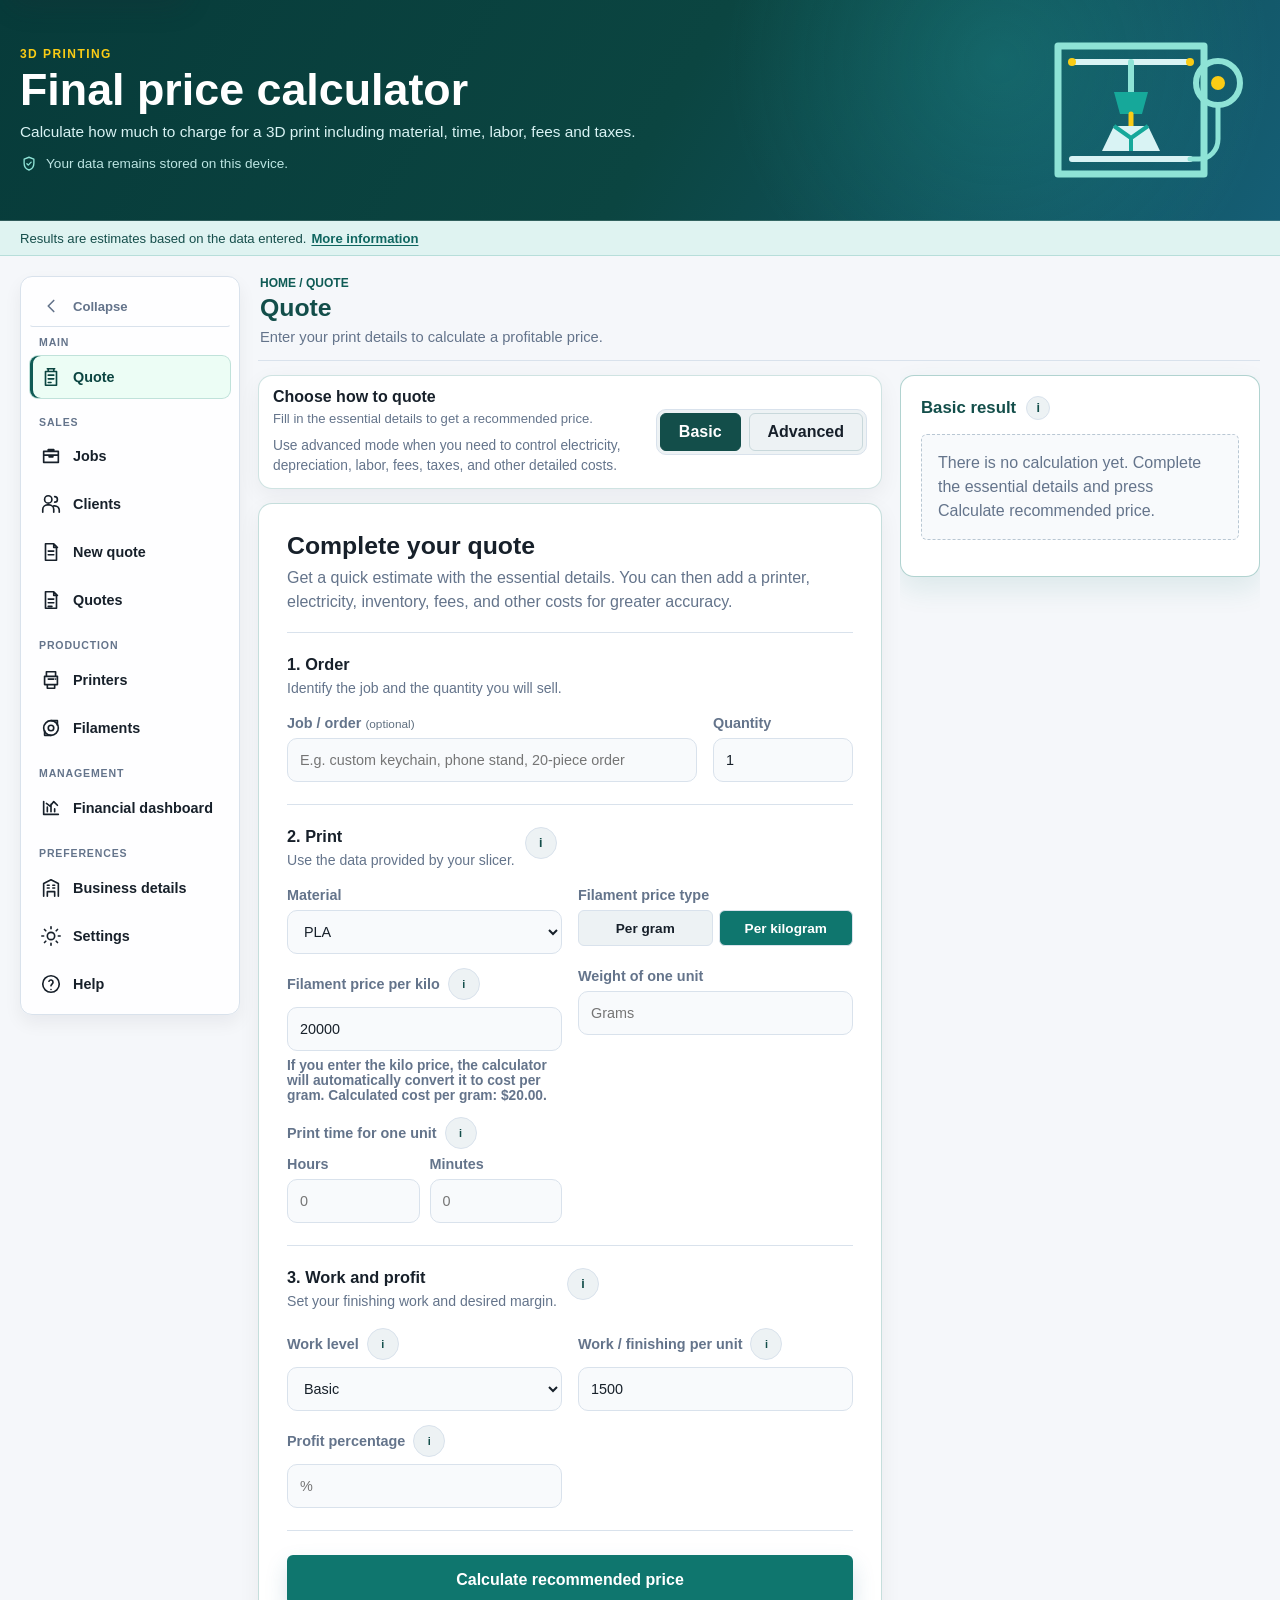
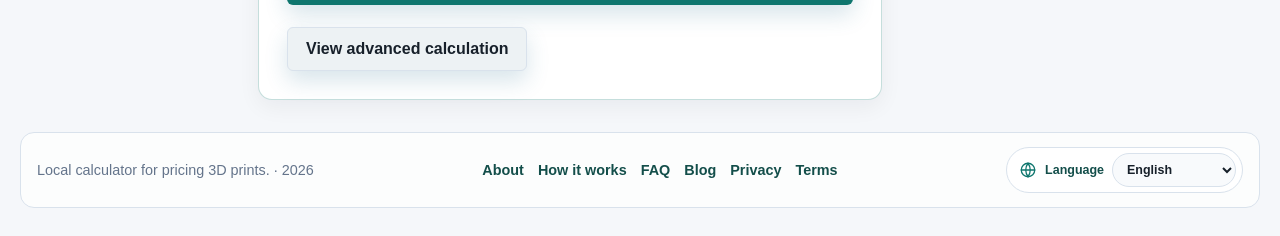
<file: index.html>
<!DOCTYPE html>
<html lang="es">
<head>
  <meta charset="UTF-8">
  <meta name="viewport" content="width=device-width, initial-scale=1.0">
  <title>Calculadora de precio de impresión 3D | Costos, cotizaciones e inventario</title>
  <meta name="description" content="Calcula costos de impresión 3D, define precios rentables, crea cotizaciones y gestiona impresoras e inventario de filamentos desde una herramienta local.">
  <meta name="robots" content="index, follow">
  <meta name="theme-color" content="#0f766e">
  <meta name="color-scheme" content="light">
  <meta name="referrer" content="strict-origin-when-cross-origin">
  <link rel="canonical" href="https://raularqueros.github.io/calculadora-precio-impresion-3d-completa/">
  <link rel="icon" href="assets/icons/favicon.svg" type="image/svg+xml">
  <meta property="og:type" content="website">
  <meta property="og:title" content="Calculadora de precio de impresión 3D | Costos, cotizaciones e inventario">
  <meta property="og:description" content="Calcula costos, define precios, crea cotizaciones y gestiona impresoras e inventario de filamentos para trabajos de impresión 3D.">
  <meta property="og:url" content="https://raularqueros.github.io/calculadora-precio-impresion-3d-completa/">
  <meta property="og:image" content="https://raularqueros.github.io/calculadora-precio-impresion-3d-completa/assets/images/social-preview.svg">
  <meta property="og:site_name" content="Calculadora de precio de impresión 3D">
  <meta property="og:locale" content="es_CL">
  <meta name="twitter:card" content="summary_large_image">
  <meta name="twitter:title" content="Calculadora de precio de impresión 3D | Costos, cotizaciones e inventario">
  <meta name="twitter:description" content="Herramienta local para calcular costos, precios y cotizaciones de impresión 3D con impresoras e inventario de filamentos.">
  <meta name="twitter:image" content="https://raularqueros.github.io/calculadora-precio-impresion-3d-completa/assets/images/social-preview.svg">
  <link rel="stylesheet" href="styles.css?v=20260725-final-public-fixes-v1">
  <script type="application/ld+json">
    {
      "@context": "https://schema.org",
      "@type": "WebApplication",
      "name": "Calculadora de precio final para impresión 3D",
      "description": "Herramienta local para calcular costos, definir precios, crear cotizaciones y gestionar impresoras e inventario de filamentos para trabajos de impresión 3D.",
      "url": "https://raularqueros.github.io/calculadora-precio-impresion-3d-completa/",
      "applicationCategory": "BusinessApplication",
      "operatingSystem": "Navegador web",
      "inLanguage": "es",
      "isAccessibleForFree": true,
      "offers": {
        "@type": "Offer",
        "price": "0",
        "priceCurrency": "USD"
      }
    }
  </script>
</head>
<body>
  <a class="skip-link" href="#dashboardContent" data-i18n="saltarContenido">Saltar al contenido principal</a>
  <div id="a11yLiveRegion" class="sr-only" aria-live="polite" aria-atomic="true"></div>
  <header class="site-header">
    <div class="site-header__inner">
      <div class="site-header__copy">
        <p class="eyebrow" data-i18n="siteEyebrow">Impresión 3D</p>
        <h1 data-i18n="tituloApp">Calculadora de precio final</h1>
        <p class="intro" data-i18n="siteIntro">Calcula cuánto cobrar por una impresión 3D considerando material, tiempo, trabajo, comisiones e impuestos.</p>
        <p class="privacy-note">
          <svg viewBox="0 0 24 24" aria-hidden="true">
            <path d="M12 3 5.5 5.5v5.4c0 4.1 2.7 7.8 6.5 9.1 3.8-1.3 6.5-5 6.5-9.1V5.5L12 3Z"/>
            <path d="m9.2 11.7 1.8 1.8 3.9-4"/>
          </svg>
          <span data-i18n="sitePrivacy">Tus datos permanecen guardados en este dispositivo.</span>
        </p>
      </div>
      <div class="site-header__visual" aria-hidden="true">
        <img src="assets/images/hero-calculadora-3d.svg" alt="" aria-hidden="true" width="280" height="200">
      </div>
    </div>
  </header>
  <div class="estimation-strip">
    <div class="estimation-strip__inner">
      <p class="estimation-notice"><span data-i18n="avisoEstimaciones">Los resultados son estimaciones basadas en los datos ingresados.</span> <a href="pages/como-funciona.html" data-i18n="masInformacion">Más información</a></p>
    </div>
  </div>

  <div class="dashboard-shell">
    <aside class="dashboard-sidebar" aria-label="Navegación principal" data-i18n-aria-label="navegacionPrincipal">
      <button type="button" id="sidebarToggle" class="sidebar-toggle" aria-expanded="true" aria-controls="dashboardNav" aria-label="Contraer navegación" data-i18n-aria-label="contraerNavegacion">
        <svg viewBox="0 0 24 24" aria-hidden="true"><path d="M15 18l-6-6 6-6"/></svg>
        <span class="dashboard-nav__label" data-i18n="contraer">Contraer</span>
      </button>
      <nav class="dashboard-nav" id="dashboardNav">
        <section class="dashboard-nav__group" aria-labelledby="navGroupMain">
          <p class="dashboard-nav__group-title" id="navGroupMain" data-i18n="navGroupMain">Principal</p>
          <button type="button" class="dashboard-nav__button" data-section="cotizar" data-tooltip="Cotizar" title="Cotizar" aria-label="Cotizar" data-i18n-title="navCotizarTitulo" data-i18n-aria-label="navCotizarTitulo">
            <svg viewBox="0 0 24 24" aria-hidden="true"><path d="M8 3h8M9 3v3h6V3M6 6h12v15H6zM9 10h6M9 14h6M9 18h3"/></svg>
            <span class="dashboard-nav__label" data-i18n="navCotizarTitulo">Cotizar</span>
          </button>
        </section>
        <section class="dashboard-nav__group" aria-labelledby="navGroupSales">
          <p class="dashboard-nav__group-title" id="navGroupSales" data-i18n="navGroupSales">Ventas</p>
          <button type="button" class="dashboard-nav__button" data-section="trabajos" data-tooltip="Trabajos" title="Trabajos" aria-label="Trabajos" data-i18n-title="navTrabajosTitulo" data-i18n-aria-label="navTrabajosTitulo">
            <svg viewBox="0 0 24 24" aria-hidden="true"><path d="M9 7V5h6v2M4 7h16v12H4zM4 11h16M10 11v2h4v-2"/></svg>
            <span class="dashboard-nav__label" data-i18n="navTrabajosTitulo">Trabajos</span>
          </button>
          <button type="button" class="dashboard-nav__button" data-section="clientes" data-tooltip="Clientes" title="Clientes" aria-label="Clientes" data-i18n-title="navClientesTitulo" data-i18n-aria-label="navClientesTitulo">
            <svg viewBox="0 0 24 24" aria-hidden="true"><path d="M9 11a4 4 0 100-8 4 4 0 000 8zM3 21v-3a5 5 0 015-5h2a5 5 0 015 5v3M16 10a3 3 0 100-6M15 14h1a5 5 0 015 5v2"/></svg>
            <span class="dashboard-nav__label" data-i18n="navClientesTitulo">Clientes</span>
          </button>
          <button type="button" class="dashboard-nav__button" data-section="cotizacion-cliente" data-tooltip="Nueva cotización" title="Nueva cotización" aria-label="Nueva cotización" data-i18n-title="navCotizacionClienteTitulo" data-i18n-aria-label="navCotizacionClienteTitulo">
            <svg viewBox="0 0 24 24" aria-hidden="true"><path d="M6 3h9l3 3v15H6zM15 3v4h4M9 11h6M9 15h6"/></svg>
            <span class="dashboard-nav__label" data-i18n="navCotizacionClienteTitulo">Nueva cotización</span>
          </button>
          <button type="button" class="dashboard-nav__button" data-section="cotizaciones" data-tooltip="Historial de cotizaciones" title="Historial de cotizaciones" aria-label="Historial de cotizaciones" data-i18n-title="navCotizacionesTitulo" data-i18n-aria-label="navCotizacionesTitulo">
            <svg viewBox="0 0 24 24" aria-hidden="true"><path d="M6 3h9l3 3v15H6zM15 3v4h4M9 11h6M9 15h6M9 19h4"/></svg>
            <span class="dashboard-nav__label" data-i18n="navCotizacionesEtiqueta">Cotizaciones</span>
          </button>
        </section>
        <section class="dashboard-nav__group" aria-labelledby="navGroupProduction">
          <p class="dashboard-nav__group-title" id="navGroupProduction" data-i18n="navGroupProduction">Producción</p>
          <button type="button" class="dashboard-nav__button" data-section="impresoras" data-tooltip="Impresoras" title="Impresoras" aria-label="Impresoras" data-i18n-title="navImpresorasTitulo" data-i18n-aria-label="navImpresorasTitulo">
            <svg viewBox="0 0 24 24" aria-hidden="true"><path d="M7 3h10v5H7zM5 8h14v9H5zM8 17h8v4H8zM9 11h6M17 11h.01"/></svg>
            <span class="dashboard-nav__label" data-i18n="navImpresorasTitulo">Impresoras</span>
          </button>
          <button type="button" class="dashboard-nav__button" data-section="filamentos" data-tooltip="Filamentos" title="Filamentos" aria-label="Filamentos" data-i18n-title="navFilamentosTitulo" data-i18n-aria-label="navFilamentosTitulo">
            <svg viewBox="0 0 24 24" aria-hidden="true"><circle cx="12" cy="12" r="8"/><circle cx="12" cy="12" r="3"/><path d="M12 4h7v5M12 20H5v-5"/></svg>
            <span class="dashboard-nav__label" data-i18n="navFilamentosTitulo">Filamentos</span>
          </button>
        </section>
        <section class="dashboard-nav__group" aria-labelledby="navGroupManagement">
          <p class="dashboard-nav__group-title" id="navGroupManagement" data-i18n="navGroupManagement">Gestión</p>
          <button type="button" class="dashboard-nav__button" data-section="finanzas" data-tooltip="Panel financiero" title="Panel financiero" aria-label="Panel financiero" data-i18n-title="navFinanzasTitulo" data-i18n-aria-label="navFinanzasTitulo">
            <svg viewBox="0 0 24 24" aria-hidden="true"><path d="M4 19V5M4 19h16M8 16v-5M12 16V8M16 16v-3M7 7l4 3 4-5 4 4"/></svg>
            <span class="dashboard-nav__label" data-i18n="navFinanzasTitulo">Panel financiero</span>
          </button>
        </section>
        <section class="dashboard-nav__group" aria-labelledby="navGroupPreferences">
          <p class="dashboard-nav__group-title" id="navGroupPreferences" data-i18n="navGroupPreferences">Preferencias</p>
          <button type="button" class="dashboard-nav__button" data-section="datos-cotizacion" data-tooltip="Datos comerciales" title="Datos comerciales" aria-label="Datos comerciales" data-i18n-title="navDatosCotizacionTitulo" data-i18n-aria-label="navDatosCotizacionTitulo">
            <svg viewBox="0 0 24 24" aria-hidden="true"><path d="M4 21V7l8-4 8 4v14M8 21v-5h8v5M8 9h2M14 9h2M8 12h2M14 12h2"/></svg>
            <span class="dashboard-nav__label" data-i18n="navDatosCotizacionTitulo">Datos comerciales</span>
          </button>
          <button type="button" class="dashboard-nav__button" data-section="configuracion" data-tooltip="Configuración" title="Configuración" aria-label="Configuración" data-i18n-title="navConfiguracionTitulo" data-i18n-aria-label="navConfiguracionTitulo">
            <svg viewBox="0 0 24 24" aria-hidden="true"><path d="M12 8a4 4 0 100 8 4 4 0 000-8zM4 12H2M22 12h-2M12 4V2M12 22v-2M6.3 6.3L4.9 4.9M19.1 19.1l-1.4-1.4M17.7 6.3l1.4-1.4M4.9 19.1l1.4-1.4"/></svg>
            <span class="dashboard-nav__label" data-i18n="navConfiguracionTitulo">Configuración</span>
          </button>
          <button type="button" class="dashboard-nav__button" data-section="ayuda" data-tooltip="Ayuda" title="Ayuda" aria-label="Ayuda" data-i18n-title="navAyudaTitulo" data-i18n-aria-label="navAyudaTitulo">
            <svg viewBox="0 0 24 24" aria-hidden="true"><circle cx="12" cy="12" r="9"/><path d="M9.8 9a2.3 2.3 0 014.4 1c0 2-2.2 2.1-2.2 4M12 18h.01"/></svg>
            <span class="dashboard-nav__label" data-i18n="navAyudaTitulo">Ayuda</span>
          </button>
        </section>
      </nav>
    </aside>

  <main class="calculator" id="dashboardContent" tabindex="-1" aria-label="Contenido principal" data-i18n-aria-label="contenidoPrincipal">
    <section class="panel mode-switch-panel">
      <div>
        <p class="eyebrow" data-i18n="modoCalculo">Modo de cálculo</p>
        <h2 data-i18n="cotizacionRapida">Elige cómo cotizar</h2>
        <p class="mode-description" data-i18n="modoBasicoDescripcion">Completa los datos esenciales para obtener un precio recomendado.</p>
        <p class="mode-advanced-hint" data-i18n="modoAvanzadoOrientacion">Usa el modo avanzado cuando necesites controlar electricidad, amortización, mano de obra, comisiones, impuestos y otros costos detallados.</p>
      </div>
      <div class="mode-actions" role="group" aria-label="Modo de cálculo">
        <button type="button" id="btnModoBasico" class="mode-button" aria-pressed="true" data-i18n="modoBasico">Básico</button>
        <button type="button" id="btnModoAvanzado" class="mode-button" aria-pressed="false" data-i18n="modoAvanzado">Avanzado</button>
      </div>
    </section>

    <section id="seccionModoBasico" class="mode-container">
      <section class="panel quick-panel basic-quote-panel" aria-describedby="basicQuickStartHelp">
        <header class="basic-form-header">
          <h2 data-i18n="basicFormTitle">Completa tu cotización</h2>
          <p id="basicQuickStartHelp" data-i18n="basicQuickStartHelp">Obtén una estimación rápida con los datos esenciales. Después puedes agregar impresora, electricidad, inventario, comisiones y otros costos para mejorar la precisión.</p>
        </header>

        <div class="basic-blocks basic-flow">
          <section class="form-block basic-flow-section">
            <div class="basic-section-heading">
              <h3 data-i18n="basicOrderTitle">1. Pedido</h3>
              <p data-i18n="basicOrderDescription">Identifica el trabajo y la cantidad que venderás.</p>
            </div>
            <div class="field-grid basic-flow-fields basic-order-fields">
              <label>
                <span><span data-i18n="nombreTrabajo">Nombre del trabajo / pedido</span> <span class="optional-label">(<span data-i18n="opcional">opcional</span>)</span></span>
                <input
                  type="text"
                  id="nombreTrabajoBasico"
                  placeholder="Ej: Llavero personalizado, soporte celular, pedido 20 piezas"
                  data-i18n-placeholder="placeholderNombreTrabajoBasico"
                >
              </label>
              <label>
                <span data-i18n="cantidadProductos">Cantidad de productos</span>
                <input type="number" id="cantidadBasico" min="1" value="1">
              </label>
            </div>
          </section>

          <section class="form-block basic-flow-section">
            <div class="basic-section-heading section-heading">
              <div>
                <h3 data-i18n="basicPrintTitle">2. Impresión</h3>
                <p data-i18n="basicPrintDescription">Usa los datos entregados por tu laminador.</p>
              </div>
              <button type="button" class="info-btn" data-help="datosImpresion" aria-label="Información sobre datos de la impresión">i</button>
            </div>
            <div class="field-grid basic-flow-fields">
              <label>
                <span data-i18n="material">Material</span>
                <select id="materialBasico"></select>
              </label>
              <div class="field-block">
                <span class="field-label" data-i18n="tipoPrecioFilamento">Tipo de precio del filamento</span>
                <div class="mini-switch" aria-label="Modo de costo de material básico" data-i18n-aria-label="modoCostoMaterialBasico">
                  <button type="button" id="modoCostoGramoBasico" class="mini-switch-button" aria-pressed="false" data-i18n="porGramo">Por gramo</button>
                  <button type="button" id="modoCostoKiloBasico" class="mini-switch-button active" aria-pressed="true" data-i18n="porKilo">Por kilo</button>
                </div>
              </div>
              <div class="field-block">
                <div class="field-label-row">
                  <label class="field-label" id="costoUnidadLabelBasico" for="costoUnidadBasico">Precio por kilo</label>
                  <button type="button" class="info-btn info-btn--campo inline-info" data-help="precioFilamentoCampo" aria-label="Información sobre precio del filamento">i</button>
                </div>
                <input type="number" id="costoUnidadBasico" min="0" placeholder="$" aria-describedby="costoUnidadHelpBasico">
                <p class="help-text" id="costoUnidadHelpBasico">Costo por gramo calculado: $0.</p>
              </div>
              <label>
                <span id="pesoPiezaLabelBasico" data-i18n="pesoUnaUnidad">Peso de una unidad</span>
                <input type="number" id="pesoPiezaBasico" min="0" placeholder="Gramos" data-i18n-placeholder="placeholderGramos">
              </label>
              <div class="field-block field-block--time">
                <div class="field-label-row">
                  <span id="tiempoImpresionLabelBasico" data-i18n="tiempoImpresionUnidad">Tiempo de impresión de una unidad</span>
                  <button type="button" class="info-btn info-btn--campo inline-info" data-help="tiempoImpresionCampo" aria-label="Información sobre tiempo de impresión">i</button>
                </div>
                <div class="time-inputs">
                  <label>
                    <span data-i18n="horas">Horas</span>
                    <input type="number" id="horasImpresionHorasBasico" min="0" step="1" placeholder="0">
                  </label>
                  <label>
                    <span data-i18n="minutos">Minutos</span>
                    <input type="number" id="horasImpresionMinutosBasico" min="0" max="59" step="1" placeholder="0">
                  </label>
                </div>
              </div>
            </div>
          </section>

          <section class="form-block basic-flow-section">
            <div class="basic-section-heading section-heading">
              <div>
                <h3 data-i18n="basicWorkTitle">3. Trabajo y ganancia</h3>
                <p data-i18n="basicWorkDescription">Define las terminaciones y el margen que quieres obtener.</p>
              </div>
              <button type="button" class="info-btn" data-help="ventaGanancia" aria-label="Información sobre trabajo y ganancia">i</button>
            </div>
            <div class="field-grid basic-flow-fields">
              <div class="field-block">
                <div class="field-label-row">
                  <label for="nivelTrabajoBasico" data-i18n="nivelTrabajo">Nivel de trabajo</label>
                  <button type="button" class="info-btn info-btn--campo inline-info" data-help="nivelTrabajoCampo" aria-label="Información sobre nivel de trabajo">i</button>
                </div>
                <select id="nivelTrabajoBasico">
                  <option value="basico" data-i18n="trabajoBasico">Básico</option>
                  <option value="normal" data-i18n="trabajoNormal">Normal</option>
                  <option value="detallado" data-i18n="trabajoDetallado">Detallado</option>
                  <option value="personalizado" data-i18n="trabajoPersonalizado">Personalizado</option>
                </select>
              </div>
              <div class="field-block">
                <div class="field-label-row">
                  <label for="manoObraSimpleBasico" data-i18n="trabajoTerminacionesPorUnidad">Trabajo / terminaciones por unidad</label>
                  <button type="button" class="info-btn info-btn--campo inline-info" data-help="manoObraSimpleCampo" aria-label="Información sobre trabajo y terminaciones">i</button>
                </div>
                <input type="number" id="manoObraSimpleBasico" min="0" value="1500">
              </div>
              <div class="field-block">
                <div class="field-label-row">
                  <label for="margenBasico" data-i18n="porcentajeGanancia">Porcentaje de ganancia</label>
                  <button type="button" class="info-btn info-btn--campo inline-info" data-help="margenCampo" aria-label="Información sobre porcentaje de ganancia">i</button>
                </div>
                <input type="number" id="margenBasico" min="0" placeholder="%">
              </div>
            </div>
          </section>
        </div>

        <div class="actions basic-primary-actions">
          <button type="button" id="calculateBasicButton" data-i18n="calcularPrecioRecomendado">Calcular precio recomendado</button>
        </div>

        <div class="basic-secondary-options" aria-label="Opciones complementarias" data-i18n-aria-label="opcionesComplementarias">
        <details id="datosGuardadosBasico" class="basic-disclosure">
          <summary>
            <span data-i18n="basicSavedData">Usar datos guardados</span>
            <span id="estadoDatosGuardadosBasico" class="basic-disclosure__status" data-i18n="ningunaOpcionAplicada">Sin opciones aplicadas</span>
          </summary>
          <div class="field-grid basic-flow-fields basic-disclosure__content">
            <div class="field-block field-wide filament-picker">
              <label for="filamentoBasico"><span data-i18n="bobinaInventario">Bobina de inventario</span> <span class="optional-label">(<span data-i18n="opcional">opcional</span>)</span></label>
              <select id="filamentoBasico">
                <option value="" data-i18n="sinBobina">Sin bobina / costo manual</option>
              </select>
              <div id="filamentoResumenBasico" class="filament-picker-summary" aria-live="polite">
                Selecciona una bobina para usar su costo por gramo y estimar el consumo.
              </div>
              <div class="filament-picker-actions" hidden>
                <button type="button" id="cambiarMonedaFilamentoBasico" class="secondary compact-button" data-i18n="usarMonedaBobina">Usar moneda de la bobina</button>
                <button type="button" id="usarCostoActualFilamentoBasico" class="secondary compact-button" hidden data-i18n="usarCostoActual">Usar costo actual</button>
                <button type="button" id="usarCostoManualBasico" class="ghost-button compact-button" data-i18n="usarCostoManual">Seguir con costo manual</button>
              </div>
            </div>
            <label>
              <span data-i18n="impresoraGuardadaOpcional">Impresora guardada (opcional)</span>
              <select id="impresoraBasico"></select>
            </label>
            <div class="printer-profile-note field-wide">
              <p id="impresoraPerfilNotaBasico" class="help-text" data-i18n="impresoraGuardadaAyuda">Puedes usar una impresora guardada o continuar con los valores estimados.</p>
              <div class="compact-actions">
                <button type="button" id="usarValoresManualesBasico" class="secondary compact-button" data-i18n="usarValoresManuales">Usar valores manuales</button>
                <button type="button" id="actualizarPerfilBasico" class="secondary compact-button" hidden data-i18n="actualizarPerfilValores">Actualizar perfil con estos valores</button>
              </div>
            </div>
          </div>
        </details>

        <details id="costosAdicionalesBasico" class="basic-disclosure">
          <summary>
            <span data-i18n="basicAdditionalCosts">Agregar otros costos</span>
            <span id="estadoCostosAdicionalesBasico" class="basic-disclosure__status" data-i18n="ningunaOpcionAplicada">Sin opciones aplicadas</span>
          </summary>
          <div class="field-grid basic-flow-fields basic-disclosure__content">
            <label>
              <span id="pesoSoportesPurgaLabelBasico" data-i18n="materialExtraPorUnidad">Material extra por unidad</span>
              <button type="button" class="info-btn info-btn--campo inline-info" data-help="materialExtraCampo" aria-label="Información sobre material extra">i</button>
              <input type="number" id="pesoSoportesPurgaBasico" min="0" placeholder="Opcional" data-i18n-placeholder="placeholderOpcional">
            </label>
            <label>
              <span data-i18n="embalaje">Embalaje</span>
              <input type="number" id="embalajeBasico" min="0" placeholder="$">
            </label>
            <label>
              <span data-i18n="envio">Envío</span>
              <input type="number" id="envioBasico" min="0" placeholder="$">
            </label>
            <label>
              <span data-i18n="perdidasFallasEstimadas">Pérdidas o fallas estimadas</span>
              <button type="button" class="info-btn info-btn--campo inline-info" data-help="mermaCampo" aria-label="Información sobre pérdidas o fallas estimadas">i</button>
              <input type="number" id="mermaBasico" min="0" placeholder="%">
            </label>
          </div>
          <div class="basic-internal-costs">
            <div class="collapse-row basic-internal-costs__toggle">
            <button
              type="button"
              id="toggleSupuestosEditables"
              class="collapse-toggle"
              aria-expanded="false"
              aria-controls="panelSupuestosEditables"
            >
              <span data-i18n="costosAjustables">Costos internos usados</span>
              <span class="collapse-indicator" data-i18n="mostrarContenido">Mostrar</span>
            </button>
            <button type="button" class="info-btn" data-help="supuestos" aria-label="Información sobre costos internos usados">i</button>
            </div>
            <div id="panelSupuestosEditables" class="field-grid basic-flow-fields collapsible-content" hidden>
              <label>
                <span data-i18n="wattsPromedio">Watts promedio</span>
                <input type="number" id="wattsPromedioBasico" min="0" placeholder="Watts">
              </label>
              <label>
                <span data-i18n="tarifaKwh">Tarifa kWh</span>
                <input type="number" id="tarifaKwhBasico" min="0" placeholder="$">
              </label>
              <label>
                <span data-i18n="costoRealImpresora">Costo real pagado por la impresora</span>
                <button type="button" class="info-btn info-btn--campo inline-info" data-help="costoImpresoraCampo" aria-label="Información sobre costo real de impresora">i</button>
                <input type="number" id="costoImpresoraBasico" min="0" placeholder="$">
                <p id="costoImpresoraAvisoBasico" class="help-text warning-text" data-i18n="ingresaCostoRealImpresora">Ingresa el precio que realmente pagaste.</p>
              </label>
              <label>
                <span data-i18n="costoHerramientas">Costo de herramientas</span>
                <input type="number" id="costoHerramientasBasico" min="0" placeholder="$">
              </label>
              <label>
                <span data-i18n="anosVida">Años de vida</span>
                <input type="number" id="anosVidaBasico" min="0" placeholder="0">
              </label>
              <label>
                <span data-i18n="diasOperativosAno">Días operativos al año</span>
                <input type="number" id="diasOperativosAnoBasico" min="0" placeholder="0">
              </label>
              <label>
                <span data-i18n="horasProductivasDia">Horas productivas al día</span>
                <input type="number" id="horasProductivasDiaBasico" min="0" placeholder="0">
              </label>
              <label>
                <span data-i18n="mantenimiento">Mantenimiento</span>
                <input type="number" id="mantenimientoBasico" min="0" placeholder="%">
              </label>
            </div>
          </div>
        </details>

        <details id="ventaConfiguracionBasico" class="basic-disclosure">
          <summary>
            <span data-i18n="basicSalesSettings">Opciones de venta</span>
            <span id="estadoVentaConfiguracionBasico" class="basic-disclosure__status" data-i18n="ningunaOpcionAplicada">Sin opciones aplicadas</span>
          </summary>
          <div class="field-grid basic-flow-fields basic-disclosure__content">
            <label>
              <span data-i18n="moneda">Moneda</span>
              <select id="currencySelectBasico"></select>
            </label>
            <label>
              <span data-i18n="idioma">Idioma</span>
              <select id="languageSelectBasico"></select>
            </label>
            <label>
              <span data-i18n="canalVenta">Canal de venta</span>
              <select id="canalVentaBasico"></select>
            </label>
            <label>
              <span data-i18n="comisionPorcentaje">Comisión %</span>
              <button type="button" class="info-btn info-btn--campo inline-info" data-help="comisionPorcentajeCampo" aria-label="Información sobre comisión porcentual">i</button>
              <input type="number" id="feePorcentualBasico" min="0" placeholder="%">
            </label>
            <label>
              <span data-i18n="comisionFija">Comisión fija</span>
              <button type="button" class="info-btn info-btn--campo inline-info" data-help="comisionFijaCampo" aria-label="Información sobre comisión fija">i</button>
              <input type="number" id="feeFijoBasico" min="0" placeholder="$">
            </label>
            <label>
              <span data-i18n="impuesto">Impuesto</span>
              <button type="button" class="info-btn info-btn--campo inline-info" data-help="impuestoCampo" aria-label="Información sobre impuesto">i</button>
              <input type="number" id="impuestoBasico" min="0" placeholder="%">
            </label>
            <div class="field-block field-wide">
              <span class="field-label" data-i18n="alcanceDatosSlicer">Los datos del slicer corresponden a:</span>
              <button type="button" class="info-btn info-btn--campo inline-info" data-help="alcanceDatosSlicerCampo" aria-label="Información sobre datos del slicer por unidad o lote">i</button>
              <select id="alcanceDatosSlicerBasico">
                <option value="unidad" data-i18n="datosSlicerUnidad">Una unidad</option>
                <option value="lote" data-i18n="datosSlicerLote">El lote completo</option>
              </select>
            </div>
            <label>
              <span data-i18n="tipoGanancia">Tipo de ganancia</span>
              <select id="tipoGananciaBasico">
                <option value="recargo" data-i18n="recargoSobreCosto">Recargo sobre costo</option>
                <option value="margen" data-i18n="margenSobrePrecioVenta">Margen sobre precio de venta</option>
              </select>
            </label>
          </div>
          <p class="help-text" data-i18n="monedaUnidadCostos">La moneda define la unidad de tus costos. La aplicación no convierte valores automáticamente.</p>
          <div id="currencyConversionWarningBasico" class="warning-item currency-conversion-warning" hidden>
            <span data-i18n="monedaCambiadaSinConversion">Moneda cambiada sin conversión. Revisa todos los valores monetarios antes de calcular.</span>
            <button type="button" id="confirmarRevisionMonedaBasico" class="ghost-button compact-button" data-i18n="heRevisadoValores">He revisado los valores</button>
          </div>
          <p id="currencyClearNoticeBasico" class="help-text warning-text" hidden data-i18n="ingresaCostosMonedaSeleccionada">Ingresa nuevamente los costos en la moneda seleccionada.</p>
          <p class="help-text" id="currencyFormatPreviewBasico">Formato de ejemplo: $0</p>
          <div class="currency-detection" aria-live="polite">
            <p class="help-text currency-detection__status" id="currencyDetectionStatusBasico"></p>
            <p class="help-text" data-i18n="privacidadGeolocalizacion">La moneda puede seleccionarse automáticamente a partir del país aproximado asociado a tu conexión. No guardamos tu dirección IP.</p>
            <button type="button" id="detectarMonedaBasico" class="secondary compact-button" data-i18n="detectarNuevamente">Detectar nuevamente</button>
          </div>
        </details>

        <div class="actions basic-secondary-actions">
          <button type="button" id="verCalculoAvanzado" class="secondary" data-i18n="verCalculoAvanzado">Ver cálculo avanzado</button>
        </div>
        </div>
      </section>

      <section class="panel result-panel basic-result-panel" role="region" aria-labelledby="resultadoBasicoTitulo">
        <h2 id="resultadoBasicoTitulo" tabindex="-1" class="section-heading">
          <span data-i18n="resultadoBasico">Resultado básico</span>
          <button type="button" class="info-btn" data-help="resultado" aria-label="Información sobre resultado">i</button>
        </h2>
        <div id="resultBasico" class="result-box" role="status" aria-live="polite" aria-atomic="true">
          Aún no hay un cálculo. Completa los datos esenciales y presiona Calcular precio recomendado.
        </div>
        <details class="collapsible-section basic-result-details" hidden>
          <summary data-i18n="verDesgloseCompleto">Ver desglose completo</summary>
          <div id="basicBreakdown" class="breakdown-grid"></div>
        </details>
        <div id="basicWarnings" class="warning-list"></div>
      </section>

        <section class="panel result-panel assumptions-panel" hidden>
          <details class="collapsible-section">
            <summary>
              <span data-i18n="supuestosUsadosModoBasico">Supuestos usados en modo básico</span>
              <button type="button" class="info-btn details-info" data-help="supuestos" aria-label="Información sobre supuestos usados">i</button>
            </summary>
            <div id="supuestosModoBasico" class="assumptions-grid"></div>
          </details>
        </section>
    </section>

    <div id="seccionModoAvanzado" class="mode-container" hidden>
    <!-- Datos iniciales del trabajo -->
    <section class="panel">
      <h2 class="section-heading">
        <span data-i18n="datosBasicos">1. Datos básicos</span>
        <button type="button" class="info-btn" data-help="modoAvanzado" aria-label="Información sobre modo avanzado">i</button>
      </h2>
      <div class="field-grid">
        <label>
          <span data-i18n="nombreTrabajo">Nombre del trabajo</span>
          <input type="text" id="nombreTrabajoAvanzado" placeholder="Ej: Soporte para escritorio" data-i18n-placeholder="placeholderNombreTrabajoAvanzado">
        </label>
        <label>
          <span data-i18n="cliente">Cliente</span>
          <input type="text" id="clienteAvanzado" placeholder="Ej: Cliente particular" data-i18n-placeholder="placeholderClienteParticular">
        </label>
        <label>
          <span data-i18n="cantidadProductos">Cantidad de productos</span>
          <input type="number" id="cantidadAvanzado" min="1" value="1">
        </label>
        <label>
          <span data-i18n="moneda">Moneda</span>
          <select id="currencySelect"></select>
        </label>
        <label>
          Idioma
          <select id="languageSelect"></select>
        </label>
      </div>
      <p class="help-text" data-i18n="monedaUnidadCostos">La moneda define la unidad de tus costos. La aplicación no convierte valores automáticamente.</p>
      <div id="currencyConversionWarning" class="warning-item currency-conversion-warning" hidden>
        <span data-i18n="monedaCambiadaSinConversion">Moneda cambiada sin conversión. Revisa todos los valores monetarios antes de calcular.</span>
        <button type="button" id="confirmarRevisionMoneda" class="ghost-button compact-button" data-i18n="heRevisadoValores">He revisado los valores</button>
      </div>
      <p id="currencyClearNotice" class="help-text warning-text" hidden data-i18n="ingresaCostosMonedaSeleccionada">Ingresa nuevamente los costos en la moneda seleccionada.</p>
      <p class="help-text" id="currencyFormatPreview">Formato de ejemplo: $0</p>
      <div class="currency-detection" aria-live="polite">
        <p class="help-text currency-detection__status" id="currencyDetectionStatus"></p>
        <p class="help-text" data-i18n="privacidadGeolocalizacion">La moneda puede seleccionarse automáticamente a partir del país aproximado asociado a tu conexión. No guardamos tu dirección IP.</p>
        <button type="button" id="detectarMonedaAvanzado" class="secondary compact-button" data-i18n="detectarNuevamente">Detectar nuevamente</button>
      </div>
    </section>

    <!-- Datos entregados por el slicer -->
    <section class="panel">
      <h2 data-i18n="datosSlicer">2. Datos del slicer</h2>
      <div class="field-grid field-grid--slicer">
        <div class="field-block field-wide">
          <span class="field-label" data-i18n="alcanceDatosSlicer">Los datos del slicer corresponden a:</span>
          <button type="button" class="info-btn info-btn--campo inline-info" data-help="alcanceDatosSlicerCampo" aria-label="Información sobre datos del slicer por unidad o lote">i</button>
          <select id="alcanceDatosSlicerAvanzado">
            <option value="unidad" data-i18n="datosSlicerUnidad">Una unidad</option>
            <option value="lote" data-i18n="datosSlicerLote">El lote completo</option>
          </select>
        </div>
        <div class="field-block field-block--time">
          <span class="field-label" id="tiempoImpresionLabelAvanzado" data-i18n="tiempoImpresionUnidad">Tiempo de impresión de una unidad</span>
          <div class="time-inputs">
            <label>
              <span data-i18n="horas">Horas</span>
              <input type="number" id="horasImpresionHorasAvanzado" min="0" step="1" placeholder="0">
            </label>
            <label>
              <span data-i18n="minutos">Minutos</span>
              <input type="number" id="horasImpresionMinutosAvanzado" min="0" max="59" step="1" placeholder="0">
            </label>
          </div>
        </div>
        <div class="field-block field-block--slicer-weight">
          <span class="field-label" id="pesoPiezaLabelAvanzado" data-i18n="pesoUnaUnidad">Peso de una unidad</span>
          <input type="number" id="pesoPiezaAvanzado" min="0" placeholder="Gramos" data-i18n-placeholder="placeholderGramos">
        </div>
        <label>
          <span data-i18n="alturaCapa">Altura de capa</span>
          <input type="text" placeholder="Ej: 0.20 mm" data-i18n-placeholder="placeholderAlturaCapa">
        </label>
      </div>
    </section>

    <!-- Datos de material y desperdicio -->
    <section class="panel">
      <h2 data-i18n="material">3. Material</h2>
      <div class="field-grid">
        <div class="field-block field-wide filament-picker">
          <label for="filamentoAvanzado"><span data-i18n="bobinaInventario">Bobina de inventario</span> <span class="optional-label">(<span data-i18n="opcional">opcional</span>)</span></label>
          <select id="filamentoAvanzado">
            <option value="" data-i18n="sinBobina">Sin bobina / costo manual</option>
          </select>
          <div id="filamentoResumenAvanzado" class="filament-picker-summary" aria-live="polite">
            Selecciona una bobina para usar su costo por gramo y estimar el consumo.
          </div>
          <div class="filament-picker-actions" hidden>
            <button type="button" id="cambiarMonedaFilamentoAvanzado" class="secondary compact-button" data-i18n="usarMonedaBobina">Usar moneda de la bobina</button>
            <button type="button" id="usarCostoActualFilamentoAvanzado" class="secondary compact-button" hidden data-i18n="usarCostoActual">Usar costo actual</button>
            <button type="button" id="usarCostoManualAvanzado" class="ghost-button compact-button" data-i18n="usarCostoManual">Seguir con costo manual</button>
          </div>
        </div>
        <label>
          Tipo de material
          <select id="materialAvanzado"></select>
        </label>
        <div class="field-block">
          <span class="field-label" id="costoUnidadLabelAvanzado">Costo por gramo</span>
          <div class="mini-switch" aria-label="Modo de costo de material avanzado" data-i18n-aria-label="modoCostoMaterialAvanzado">
            <button type="button" id="modoCostoGramoAvanzado" class="mini-switch-button active" aria-pressed="true" data-i18n="costoPorGramo">Costo por gramo</button>
            <button type="button" id="modoCostoKiloAvanzado" class="mini-switch-button" aria-pressed="false" data-i18n="precioPorKilo">Precio por kilo</button>
          </div>
          <input type="number" id="costoUnidadAvanzado" min="0" placeholder="$">
          <p class="help-text" id="costoUnidadHelpAvanzado">Costo por gramo calculado: $0.</p>
        </div>
        <label>
          <span id="pesoSoportesPurgaLabelAvanzado" data-i18n="materialExtraPorUnidad">Material extra por unidad</span>
          <input type="number" id="pesoSoportesPurgaAvanzado" min="0" placeholder="Gramos" data-i18n-placeholder="placeholderGramos">
        </label>
      </div>
    </section>

    <!-- Datos de consumo electrico -->
    <section class="panel">
      <h2 data-i18n="electricidad">4. Electricidad</h2>
      <div class="field-grid">
        <label>
          Consumo estimado
          <button type="button" class="info-btn info-btn--campo inline-info" data-help="wattsPromedioCampo" aria-label="Información sobre watts promedio">i</button>
          <input type="number" id="wattsPromedioAvanzado" min="0" placeholder="Watts">
        </label>
        <label>
          Costo por kWh
          <button type="button" class="info-btn info-btn--campo inline-info" data-help="tarifaKwhCampo" aria-label="Información sobre tarifa kWh">i</button>
          <input type="number" id="tarifaKwhAvanzado" min="0" placeholder="$">
        </label>
      </div>
    </section>

    <!-- Tiempo humano dedicado al trabajo -->
    <section class="panel">
      <h2 data-i18n="manoObra">5. Mano de obra</h2>
      <div class="field-grid">
        <label>
          <span data-i18n="preparacionPorPedido">Preparación (por pedido)</span>
          <input type="text" id="horasPreparacionAvanzado" placeholder="Ej: 20 min">
        </label>
        <label>
          <span data-i18n="postprocesadoPorUnidad">Postprocesado (por unidad)</span>
          <input type="text" id="horasPostprocesadoAvanzado" placeholder="Ej: 45 min">
        </label>
        <label>
          Valor hora
          <input type="number" id="tarifaHoraAvanzado" min="0" placeholder="$">
        </label>
      </div>
    </section>

    <!-- Costos asociados al equipo -->
    <section class="panel">
      <h2>6. Equipo y amortización</h2>
      <div class="field-grid">
        <label>
          <span data-i18n="impresora">Impresora</span>
          <select id="impresoraAvanzado"></select>
        </label>
        <div class="printer-profile-note field-wide">
          <p id="impresoraPerfilNotaAvanzado" class="help-text">Puedes usar una impresora guardada o mantener la configuración manual.</p>
          <button type="button" id="actualizarPerfilAvanzado" class="secondary compact-button" hidden>Actualizar perfil con estos valores</button>
        </div>
        <label>
          <span data-i18n="costoRealImpresora">Costo real pagado por la impresora</span>
          <button type="button" class="info-btn info-btn--campo inline-info" data-help="costoImpresoraCampo" aria-label="Información sobre costo real de impresora">i</button>
          <input type="number" id="costoImpresoraAvanzado" min="0" placeholder="$">
          <p id="costoImpresoraAvisoAvanzado" class="help-text warning-text" data-i18n="ingresaCostoRealImpresora">Ingresa el precio que realmente pagaste.</p>
        </label>
        <label>
          Costo de herramientas
          <input type="number" id="costoHerramientasAvanzado" min="0" placeholder="$">
        </label>
        <label>
          Años de vida
          <button type="button" class="info-btn info-btn--campo inline-info" data-help="vidaUtilCampo" aria-label="Información sobre vida útil">i</button>
          <input type="number" id="anosVidaAvanzado" min="0" placeholder="0">
        </label>
        <label>
          Días operativos al año
          <button type="button" class="info-btn info-btn--campo inline-info" data-help="diasOperativosCampo" aria-label="Información sobre días operativos al año">i</button>
          <input type="number" id="diasOperativosAnoAvanzado" min="0" placeholder="0">
        </label>
        <label>
          <span data-i18n="horasProductivasDia">Horas productivas al día</span>
          <button type="button" class="info-btn info-btn--campo inline-info" data-help="horasProductivasCampo" aria-label="Información sobre horas productivas al día">i</button>
          <input type="number" id="horasProductivasDiaAvanzado" min="0" placeholder="0">
        </label>
        <label>
          Mantenimiento
          <button type="button" class="info-btn info-btn--campo inline-info" data-help="mantenimientoCampo" aria-label="Información sobre mantenimiento">i</button>
          <input type="number" id="mantenimientoAvanzado" min="0" placeholder="%">
        </label>
      </div>
    </section>

    <!-- Costos de entrega y proteccion -->
    <section class="panel">
      <h2>7. Logística</h2>
      <div class="field-grid">
        <label>
          <span data-i18n="embalaje">Embalaje</span>
          <input type="number" id="embalajeAvanzado" min="0" placeholder="$">
        </label>
        <label>
          <span data-i18n="envio">Envío</span>
          <input type="number" id="envioAvanzado" min="0" placeholder="$">
        </label>
        <label>
          <span data-i18n="seguroAduanas">Seguro o aduanas</span>
          <button type="button" class="info-btn info-btn--campo inline-info" data-help="seguroCampo" aria-label="Información sobre seguro o aduanas">i</button>
          <input type="number" id="seguroAduanasAvanzado" min="0" placeholder="$">
        </label>
      </div>
    </section>

    <!-- Costos del canal de venta -->
    <section class="panel">
      <h2 data-i18n="canalVentaFees">8. Canal de venta y fees</h2>
      <div class="field-grid">
        <label>
          <span data-i18n="canalVenta">Canal</span>
          <select id="canalVentaAvanzado"></select>
        </label>
        <label>
          <span data-i18n="feeMarketplace">Fee de marketplace</span>
          <input type="number" id="feeMarketplaceAvanzado" min="0" placeholder="%">
        </label>
        <label>
          <span data-i18n="baseComisionCanal">Base de comisión del canal</span>
          <button type="button" class="info-btn info-btn--campo inline-info" data-help="baseComisionCampo" aria-label="Información sobre base de comisión">i</button>
          <select id="baseComisionCanalAvanzado">
            <option value="precioNeto" data-i18n="precioNetoAntesImpuestos">Precio neto antes de impuestos</option>
            <option value="precioFinalConImpuesto" data-i18n="precioFinalConImpuestos">Precio final con impuestos</option>
          </select>
        </label>
        <label>
          <span data-i18n="feePago">Fee de pago</span>
          <input type="number" id="feePagoAvanzado" min="0" placeholder="%">
        </label>
        <label>
          <span data-i18n="baseComisionPago">Base de comisión del método de pago</span>
          <button type="button" class="info-btn info-btn--campo inline-info" data-help="baseComisionCampo" aria-label="Información sobre base de comisión">i</button>
          <select id="baseComisionPagoAvanzado">
            <option value="precioNeto" data-i18n="precioNetoAntesImpuestos">Precio neto antes de impuestos</option>
            <option value="precioFinalConImpuesto" data-i18n="precioFinalConImpuestos">Precio final con impuestos</option>
          </select>
        </label>
      </div>
    </section>

    <!-- Datos comerciales finales -->
    <section class="panel">
      <h2 data-i18n="gananciaImpuestos">9. Margen e impuestos</h2>
      <div class="field-grid">
        <label>
          <span data-i18n="tipoGanancia">Tipo de ganancia</span>
          <select id="tipoGananciaAvanzado">
            <option value="recargo" data-i18n="recargoSobreCosto">Recargo sobre costo</option>
            <option value="margen" data-i18n="margenSobrePrecioVenta">Margen sobre precio de venta</option>
          </select>
        </label>
        <label>
          <span data-i18n="porcentajeGanancia">Porcentaje de ganancia</span>
          <input type="number" id="margenAvanzado" min="0" placeholder="%">
        </label>
        <label>
          <span data-i18n="impuestos">Impuestos</span>
          <input type="number" id="impuestoAvanzado" min="0" placeholder="%">
        </label>
      </div>
    </section>

    <!-- Resultado futuro del calculo -->
    <section class="panel result-panel" role="region" aria-labelledby="resultadoAvanzadoTitulo">
      <h2 id="resultadoAvanzadoTitulo" tabindex="-1">10. <span data-i18n="resultado">Resultado</span></h2>
      <div id="result" class="result-box">
        Aún no hay un cálculo. Completa los datos y presiona Calcular precio.
      </div>
      <div class="actions">
        <button type="button" id="calculateButton" data-i18n="calcular">Calcular</button>
        <button type="button" id="btnExportarExcel" class="export-button" data-i18n="exportarExcel" disabled>Exportar cálculo actual</button>
        <button type="button" id="clearButton" class="secondary" data-i18n="limpiar">Limpiar</button>
        <button type="button" id="volverModoBasico" class="secondary" data-i18n="volverModoBasico">Volver a modo básico</button>
      </div>
      <p class="help-text">Exportación CSV compatible con Excel. Disponible cuando exista un cálculo generado.</p>
    </section>
    </div>

    <details class="panel result-panel price-levels-panel result-disclosure" hidden>
      <summary class="result-disclosure__summary">
        <span data-i18n="preciosPorNivel">Precios por nivel</span>
      </summary>
      <div class="result-disclosure__content">
        <p class="help-text">Compara precios sugeridos usando el mismo pedido y cambiando solo el margen.</p>
        <div id="preciosNivelContenido" class="price-levels-empty">
          Primero realiza un cálculo para ver precios por nivel.
        </div>
      </div>
    </details>

    <section id="datosCotizacionPanel" class="panel result-panel quote-data-panel">
      <div class="quote-data-heading">
        <p class="eyebrow" data-i18n="datosCotizacion">Datos para la cotización</p>
        <h2 id="perfilNegocioTitulo" data-i18n="perfilEmprendimiento">Perfil del emprendimiento</h2>
        <p class="help-text" data-i18n="perfilEmprendimientoAyuda">Configura estos datos una vez para reutilizarlos automáticamente en nuevas cotizaciones.</p>
      </div>

      <section class="business-profile-card" aria-labelledby="perfilNegocioTitulo">
        <div class="business-profile-card__heading">
          <p id="perfilNegocioAyuda" class="help-text" data-i18n="perfilSinGuardarAyuda">Estos datos se usarán automáticamente en las nuevas cotizaciones.</p>
        </div>

        <div id="perfilNegocioResumen" class="business-profile-summary" aria-live="polite" hidden>
          <p class="business-profile-status" data-i18n="perfilGuardadoDispositivo">Perfil guardado en este dispositivo</p>
          <img id="perfilNegocioResumenLogo" class="business-profile-summary__logo" alt="" hidden>
          <strong id="perfilNegocioResumenNombre" class="business-profile-summary__name"></strong>
          <div id="perfilNegocioResumenDatos" class="business-profile-summary__details"></div>
        </div>

        <form id="perfilNegocioFormulario" class="business-profile-form">
          <div class="business-logo-field">
            <div class="business-logo-preview">
              <img id="logoNegocioPreview" alt="" hidden>
              <span id="logoNegocioPlaceholder" data-i18n="logoNegocioSinLogo">Sin logo</span>
            </div>
            <div class="business-logo-field__content">
              <span class="business-logo-field__label" data-i18n="logoNegocio">Logo del emprendimiento</span>
              <p class="help-text" data-i18n="logoNegocioAyuda">PNG, JPG o WebP. Se optimizará localmente antes de guardar.</p>
              <input class="sr-only" type="file" id="logoNegocioInput" accept="image/png,image/jpeg,image/webp" aria-describedby="logoNegocioFormatos logoNegocioMessage">
              <div class="actions business-logo-field__actions">
                <label for="logoNegocioInput" class="button secondary" data-i18n="cambiarLogoNegocio">Cambiar logo</label>
                <button type="button" id="eliminarLogoNegocioButton" class="secondary danger-button" data-i18n="eliminarLogoNegocio">Eliminar logo</button>
              </div>
              <p id="logoNegocioFormatos" class="sr-only" data-i18n="logoNegocioFormatos">Formatos permitidos: PNG, JPG y WebP.</p>
              <p id="logoNegocioMessage" class="help-text" role="status"></p>
            </div>
          </div>
          <div class="field-grid business-profile-fields">
            <label>
              <span data-i18n="nombreNegocio">Nombre del negocio</span>
              <input type="text" id="nombreNegocio">
            </label>
            <label>
              <span data-i18n="rutNegocio">RUT / ID fiscal</span>
              <input type="text" id="rutNegocio">
            </label>
            <label>
              <span data-i18n="telefonoNegocio">Teléfono / WhatsApp</span>
              <input type="text" id="telefonoNegocio">
            </label>
            <label>
              <span data-i18n="correoNegocio">Correo</span>
              <input type="email" id="correoNegocio">
            </label>
            <label>
              <span data-i18n="direccionNegocio">Dirección</span>
              <input type="text" id="direccionNegocio">
            </label>
            <label>
              <span data-i18n="sitioWebNegocio">Sitio web</span>
              <input type="url" id="sitioWebNegocio">
            </label>
            <label class="field-wide">
              <span data-i18n="instagramNegocio">Instagram</span>
              <input type="text" id="instagramNegocio">
            </label>
          </div>
          <div class="actions business-profile-form__actions">
            <button type="submit" id="guardarPerfilNegocioButton" data-i18n="guardarPerfilEmprendimiento">Guardar perfil del emprendimiento</button>
          </div>
        </form>

        <div id="perfilNegocioAccionesGuardado" class="actions business-profile-saved-actions" hidden>
          <button type="button" id="editarPerfilNegocioButton" class="secondary" aria-controls="perfilNegocioFormulario" aria-expanded="false" data-i18n="editarPerfil">Editar perfil</button>
          <button type="button" id="borrarPerfilNegocioButton" class="secondary danger-button" data-i18n="borrarPerfil">Borrar perfil</button>
        </div>
        <p id="perfilNegocioMessage" class="help-text" role="status"></p>
      </section>

      <section class="quote-customer-settings" aria-labelledby="clienteCondicionesTitulo">
        <div class="quote-customer-settings__heading">
          <h3 id="clienteCondicionesTitulo" data-i18n="clienteYCondiciones">Cliente y condiciones</h3>
          <p class="help-text" data-i18n="clienteYCondicionesAyuda">Estos datos pertenecen a cada cotización y se administran por separado del perfil.</p>
        </div>
        <div class="quote-data-grid quote-customer-settings__grid">
          <div class="quote-data-block">
            <h3 data-i18n="datosCliente">Datos del cliente</h3>
            <div class="field-grid">
              <label class="field-wide">
                <span data-i18n="seleccionarClienteGuardado">Seleccionar cliente guardado</span>
                <select id="clienteGuardadoCotizacion">
                  <option value="" data-i18n="sinClienteGuardado">Sin cliente guardado</option>
                </select>
              </label>
              <label>
                <span data-i18n="clienteCotizacion">Cliente</span>
                <input type="text" id="clienteCotizacion">
              </label>
              <label>
                <span data-i18n="contactoCliente">Teléfono / WhatsApp</span>
                <input type="text" id="contactoCliente">
              </label>
              <label>
                <span data-i18n="correoCliente">Correo</span>
                <input type="email" id="correoCliente">
              </label>
              <label>
                <span data-i18n="empresaCliente">Empresa</span>
                <input type="text" id="empresaCliente">
              </label>
              <label>
                <span data-i18n="rutCliente">RUT / ID fiscal</span>
                <input type="text" id="rutCliente">
              </label>
              <label>
                <span data-i18n="direccionCliente">Dirección</span>
                <input type="text" id="direccionCliente">
              </label>
              <div class="field-wide client-link-actions">
                <p id="clienteCotizacionVinculo" class="help-text" data-i18n="editarCotizacionSinCambiarFicha">Puedes editar estos datos para esta cotización sin cambiar la ficha guardada.</p>
                <button type="button" id="actualizarClienteDesdeCotizacionButton" class="secondary" disabled data-i18n="actualizarFichaClienteDatos">Actualizar ficha del cliente con estos datos</button>
              </div>
            </div>
          </div>

          <div class="quote-data-block">
            <h3 data-i18n="condicionesCotizacion">Condiciones de la cotización</h3>
            <div class="field-grid">
              <label>
                <span data-i18n="validezCotizacionDias">Validez de la cotización (días)</span>
                <input type="number" id="validezCotizacionDias" min="0" value="7">
              </label>
              <label>
                <span data-i18n="tiempoEntrega">Tiempo de entrega</span>
                <input type="text" id="tiempoEntrega" value="A coordinar" maxlength="120">
              </label>
              <label class="field-wide">
                <span data-i18n="condicionesPago">Condiciones de pago</span>
                <textarea id="condicionesPago" rows="3" maxlength="250">50% de abono para iniciar y 50% contra entrega.</textarea>
              </label>
              <label class="field-wide">
                <span data-i18n="observacionesCotizacion">Observaciones</span>
                <textarea id="observacionesCotizacion" rows="3" maxlength="500"></textarea>
              </label>
            </div>
          </div>
        </div>

        <div class="actions quote-customer-settings__actions">
          <button type="button" id="guardarDatosCotizacionButton" data-i18n="guardarDatosCotizacion">Guardar datos de cotización</button>
          <button type="button" id="borrarDatosCotizacionButton" class="secondary danger-button" data-i18n="borrarDatosCotizacion">Borrar datos guardados</button>
        </div>
        <p id="datosCotizacionMessage" class="help-text" role="status"></p>
      </section>
    </section>

    <section id="cotizacionClientePanel" class="panel result-panel client-quote-panel">
      <header class="quote-builder-heading">
        <div>
          <p class="eyebrow" data-i18n="editorComercial">Editor comercial</p>
          <h2 data-i18n="navCotizacionClienteTitulo">Nueva cotización</h2>
          <p class="help-text" data-i18n="nuevaCotizacionDescripcion">Prepara una propuesta clara con productos, condiciones y totales comerciales.</p>
        </div>
        <button type="button" id="nuevaCotizacionButton" class="secondary" data-i18n="navCotizacionClienteTitulo">Nueva cotización</button>
      </header>
      <section class="quote-finalize-card" aria-labelledby="finalizarCotizacionTitulo">
        <div class="quote-finalize-card__heading">
          <h3 id="finalizarCotizacionTitulo" data-i18n="finalizarCotizacion">Finalizar cotización</h3>
          <p class="help-text" data-i18n="finalizarCotizacionAyuda">Genera la cotización, revisa su vista previa y guárdala como PDF cuando esté lista.</p>
        </div>
        <div class="actions quote-actions">
          <button type="button" id="generarCotizacionButton" data-i18n="generarCotizacion" disabled>Generar cotización</button>
          <button type="button" id="vistaPreviaCotizacionButton" class="secondary" data-i18n="vistaPreviaCotizacion" disabled>Vista previa de cotización</button>
          <button type="button" id="imprimirCotizacionButton" class="secondary" data-i18n="imprimirGuardarPDF" disabled>Imprimir / Guardar PDF</button>
        </div>
        <p class="help-text print-help" data-i18n="ayudaPdfLimpio">Para obtener un PDF limpio, desactiva “Encabezados y pies de página” en las opciones de impresión del navegador.</p>
      </section>
      <p id="cotizacionMessage" class="help-text empty-state" role="status" data-i18n="primeroCalculaCotizacion">Primero realiza un cálculo para generar una cotización.</p>
      <div id="cotizacionClienteVista" class="client-quote-preview" hidden></div>
    </section>

    <section id="misCotizacionesPanel" class="panel result-panel quotes-panel">
      <header class="quotes-history-heading">
        <div>
          <p class="eyebrow" data-i18n="seguimientoComercial">Seguimiento comercial</p>
          <h2 data-i18n="historialCotizaciones">Historial de cotizaciones</h2>
          <p class="help-text" data-i18n="historialCotizacionesDescripcion">Consulta, filtra y administra las propuestas guardadas en este dispositivo.</p>
        </div>
        <button type="button" data-quote-list-action="nueva" data-quotes-primary-new data-i18n="navCotizacionClienteTitulo">Nueva cotización</button>
      </header>
      <div id="cotizacionesDashboard"></div>
    </section>

    <section id="misTrabajosPanel" class="panel result-panel jobs-panel">
      <details class="collapsible-section" open>
        <summary data-i18n="misTrabajos">Mis trabajos</summary>
        <p class="help-text" data-i18n="trabajosGuardadoDescripcion">Guarda cotizaciones calculadas en este navegador. Puedes exportarlas como JSON para respaldarlas o moverlas a otro equipo.</p>

        <div class="job-save-box">
          <section class="jobs-save-section">
            <h3 data-i18n="guardarTrabajoActual">Guardar trabajo actual</h3>
            <div class="field-grid jobs-save-fields">
              <label>
                <span data-i18n="clienteGuardado">Cliente guardado</span>
                <select id="trabajoClienteGuardado">
                  <option value="" data-i18n="guardarSinCliente">Guardar sin cliente vinculado</option>
                </select>
              </label>
              <label>
                <span data-i18n="cliente">Cliente</span>
                <input type="text" id="trabajoCliente" placeholder="Ej: Cliente particular" data-i18n-placeholder="placeholderClienteParticular">
              </label>
              <label>
                <span data-i18n="estado">Estado</span>
                <select id="trabajoEstado">
                  <option value="Pendiente" data-i18n="pendiente">Pendiente</option>
                  <option value="Aceptado" data-i18n="aceptado">Aceptado</option>
                  <option value="Rechazado" data-i18n="rechazado">Rechazado</option>
                  <option value="Terminado" data-i18n="terminado">Terminado</option>
                  <option value="Pagado" data-i18n="pagado">Pagado</option>
                </select>
              </label>
              <label class="field-wide">
                <span data-i18n="descripcion">Descripción</span>
                <textarea id="trabajoDescripcion" rows="3" placeholder="Notas del pedido, requisitos o condiciones" data-i18n-placeholder="descripcionPedidoPlaceholder"></textarea>
              </label>
            </div>
            <div class="actions jobs-save-actions">
              <button type="button" id="guardarTrabajoActualButton" data-i18n="guardarTrabajoActual">Guardar trabajo actual</button>
              <button type="button" id="nuevoClienteDesdeTrabajoButton" class="secondary" data-i18n="nuevoCliente">+ Nuevo cliente</button>
            </div>
          </section>

          <details class="jobs-tools-panel">
            <summary data-i18n="herramientasRespaldo">Herramientas y respaldo</summary>
            <div class="jobs-tools-content">
              <div class="jobs-tools-actions">
                <button type="button" id="exportarTrabajosButton" class="secondary" data-i18n="exportarTrabajos">Exportar trabajos</button>
                <button type="button" id="exportarTrabajosJsonButton" class="secondary" data-i18n="exportarRespaldoJson">Exportar respaldo JSON</button>
                <button type="button" id="importarTrabajosButton" class="secondary" data-i18n="importarTrabajos">Importar respaldo JSON</button>
              </div>
              <div class="jobs-danger-action">
                <button type="button" id="borrarTrabajosButton" class="secondary danger-button" data-i18n="borrarTrabajos">Borrar todos los trabajos</button>
              </div>
            </div>
            <input type="file" id="importarTrabajosInput" accept="application/json,.json" hidden>
          </details>
          <p id="trabajosMessage" class="help-text" role="status"></p>
        </div>

        <div class="jobs-dashboard-heading">
          <div>
            <p class="eyebrow" data-i18n="panelComercial">Panel comercial</p>
            <h3 data-i18n="resumenCotizacionesVentas">Resumen de cotizaciones y ventas</h3>
          </div>
          <div id="trabajosFlowControl" class="jobs-flow-control" role="group" aria-label="Flujo de estados" data-i18n-aria-label="flujoEstados">
            <button type="button" class="secondary" data-jobs-flow="simple" aria-pressed="true" data-i18n="flujoSimple">Flujo simple</button>
            <button type="button" class="secondary" data-jobs-flow="completo" aria-pressed="false" data-i18n="flujoCompleto">Flujo completo</button>
          </div>
        </div>

        <div id="trabajosResumen" class="jobs-summary jobs-kpi-grid"></div>

        <details class="jobs-filters-panel" open>
          <summary data-i18n="filtros">Filtros</summary>
          <div id="trabajosFiltros" class="jobs-filters">
            <label class="jobs-search-field">
              <span data-i18n="buscar">Buscar</span>
              <input type="search" id="trabajosBusqueda" placeholder="Trabajo, cliente, descripción o cotización" data-i18n-placeholder="buscarTrabajosPlaceholder">
            </label>
            <label>
              <span data-i18n="estado">Estado</span>
              <select id="trabajosFiltroEstado">
                <option value="todos" data-i18n="todos">Todos</option>
                <option>Pendiente</option><option>Aceptado</option><option>Esperando abono</option>
                <option>En producción</option><option>Terminado</option><option>Entregado</option>
                <option>Pagado</option><option>Rechazado</option><option>Cancelado</option>
              </select>
            </label>
            <label>
              <span data-i18n="periodo">Período</span>
              <select id="trabajosFiltroPeriodo">
                <option value="este_mes" data-i18n="esteMes">Este mes</option>
                <option value="mes_anterior" data-i18n="mesAnterior">Mes anterior</option>
                <option value="tres_meses" data-i18n="ultimosTresMeses">Últimos 3 meses</option>
                <option value="este_ano" data-i18n="esteAno">Este año</option>
                <option value="todo" data-i18n="todo">Todo</option>
              </select>
            </label>
            <label>
              <span data-i18n="modo">Modo</span>
              <select id="trabajosFiltroModo">
                <option value="todos" data-i18n="todos">Todos</option>
                <option value="basico" data-i18n="modoBasico">Básico</option>
                <option value="avanzado" data-i18n="modoAvanzado">Avanzado</option>
              </select>
            </label>
            <label>
              <span data-i18n="ordenar">Ordenar</span>
              <select id="trabajosOrden">
                <option value="recientes" data-i18n="masRecientes">Más recientes</option>
                <option value="antiguos" data-i18n="masAntiguos">Más antiguos</option>
                <option value="mayor_precio" data-i18n="mayorPrecio">Mayor precio</option>
                <option value="menor_precio" data-i18n="menorPrecio">Menor precio</option>
                <option value="mayor_utilidad" data-i18n="mayorUtilidad">Mayor utilidad</option>
                <option value="nombre" data-i18n="nombre">Nombre</option>
              </select>
            </label>
          </div>
        </details>

        <div id="trabajosListado" class="jobs-list"></div>
        <section id="trabajoDetallePanel" class="job-detail-panel" aria-live="polite" hidden></section>
      </details>
    </section>

    <section id="misClientesPanel" class="panel result-panel clients-panel">
      <div class="clients-heading">
        <div>
          <p class="eyebrow" data-i18n="relacionesComerciales">Relaciones comerciales</p>
          <h2 data-i18n="misClientes">Mis clientes</h2>
          <p class="help-text" data-i18n="clientesDescripcion">Guarda y reutiliza los datos de tus clientes en trabajos y cotizaciones.</p>
        </div>
        <button type="button" id="nuevoClienteButton" data-i18n="nuevoCliente">+ Nuevo cliente</button>
      </div>

      <div id="clientesResumen" class="jobs-kpi-grid clients-kpi-grid" aria-live="polite"></div>

      <div class="clients-filters-card">
        <div id="clientesFiltros" class="jobs-filters clients-filters">
          <label class="jobs-search-field">
            <span data-i18n="buscar">Buscar</span>
            <input type="search" id="clientesBusqueda" placeholder="Nombre, empresa, correo, teléfono, identificación o etiqueta" data-i18n-placeholder="buscarClientesPlaceholder">
          </label>
          <label>
            <span data-i18n="mostrar">Mostrar</span>
            <select id="clientesFiltro">
              <option value="todos" data-i18n="todos">Todos</option>
              <option value="con_trabajos" data-i18n="conTrabajos">Con trabajos</option>
              <option value="sin_trabajos" data-i18n="sinTrabajosFiltro">Sin trabajos</option>
              <option value="recientes" data-i18n="clientesRecientes">Clientes recientes</option>
            </select>
          </label>
          <label>
            <span data-i18n="ordenar">Ordenar</span>
            <select id="clientesOrden">
              <option value="nombre" data-i18n="nombre">Nombre</option>
              <option value="recientes" data-i18n="masRecientes">Más recientes</option>
              <option value="mayor_venta" data-i18n="mayorVenta">Mayor venta</option>
              <option value="mayor_trabajos" data-i18n="mayorCantidadTrabajos">Mayor cantidad de trabajos</option>
            </select>
          </label>
        </div>
      </div>

      <div id="clientesListado" class="clients-list"></div>
      <section id="clienteDetallePanel" class="client-detail-panel" aria-live="polite" hidden></section>

      <details class="clients-tools-panel">
        <summary data-i18n="herramientasRespaldo">Herramientas y respaldo</summary>
        <div class="actions clients-data-actions">
          <button type="button" id="exportarClientesCsvButton" class="secondary" data-i18n="exportarClientesCsv">Exportar clientes CSV</button>
          <button type="button" id="exportarClientesJsonButton" class="secondary" data-i18n="exportarClientesJson">Exportar clientes JSON</button>
          <button type="button" id="importarClientesButton" class="secondary" data-i18n="importarClientesJson">Importar clientes JSON</button>
          <input type="file" id="importarClientesInput" accept="application/json,.json" hidden>
        </div>
      </details>
      <p id="clientesMessage" class="help-text" role="status"></p>
    </section>

    <section id="misImpresorasPanel" class="panel result-panel printers-panel">
      <div class="clients-heading printers-heading">
        <div>
          <p class="eyebrow" data-i18n="equipoProduccion">Equipo de producción</p>
          <h2 data-i18n="misImpresoras">Mis impresoras</h2>
          <p class="help-text" data-i18n="impresorasDescripcion">Guarda los costos y características de tus impresoras para reutilizarlos en tus cotizaciones.</p>
        </div>
        <button type="button" id="nuevaImpresoraButton" data-i18n="nuevaImpresora">+ Agregar impresora</button>
      </div>

      <div id="impresorasResumen" class="jobs-kpi-grid printers-kpi-grid" aria-live="polite"></div>

      <div class="printers-filters-card">
        <div class="printers-filters-heading">
          <h3 data-i18n="filtros">Filtros</h3>
          <button type="button" id="limpiarFiltrosImpresorasButton" class="secondary" data-i18n="limpiarFiltros">Limpiar filtros</button>
        </div>
        <div class="jobs-filters printers-filters">
          <label class="jobs-search-field">
            <span data-i18n="buscar">Buscar</span>
            <input type="search" id="impresorasBusqueda" placeholder="Nombre, marca o modelo" data-i18n-placeholder="buscarImpresorasPlaceholder">
          </label>
          <label>
            <span data-i18n="estado">Estado</span>
            <select id="impresorasFiltro">
              <option value="todas" data-i18n="todas">Todas</option>
              <option value="Activa" data-i18n="activas">Activas</option>
              <option value="En mantenimiento" data-i18n="enMantenimiento">En mantenimiento</option>
              <option value="Fuera de servicio" data-i18n="fueraServicio">Fuera de servicio</option>
              <option value="Retirada" data-i18n="retiradas">Retiradas</option>
            </select>
          </label>
          <label>
            <span data-i18n="tecnologia">Tecnología</span>
            <select id="impresorasTecnologiaFiltro">
              <option value="todas" data-i18n="todas">Todas</option>
              <option value="FDM / FFF">FDM / FFF</option>
              <option value="Resina">Resina</option>
              <option value="SLS">SLS</option>
              <option value="Otra" data-i18n="otra">Otra</option>
            </select>
          </label>
          <label>
            <span data-i18n="ordenar">Ordenar</span>
            <select id="impresorasOrden">
              <option value="nombre" data-i18n="nombre">Nombre</option>
              <option value="recientes" data-i18n="masRecientes">Más recientes</option>
              <option value="mayor_costo" data-i18n="mayorCostoHora">Mayor costo por hora</option>
              <option value="menor_costo" data-i18n="menorCostoHora">Menor costo por hora</option>
            </select>
          </label>
        </div>
      </div>

      <div id="impresorasListado" class="printers-list"></div>
      <section id="impresoraDetallePanel" class="client-detail-panel printer-detail-panel" aria-live="polite" hidden></section>

      <div class="actions clients-data-actions">
        <button type="button" id="exportarImpresorasCsvButton" class="secondary" data-i18n="exportarImpresorasCsv">Exportar impresoras CSV</button>
        <button type="button" id="exportarImpresorasJsonButton" class="secondary" data-i18n="exportarImpresorasJson">Exportar impresoras JSON</button>
        <button type="button" id="importarImpresorasButton" class="secondary" data-i18n="importarImpresorasJson">Importar impresoras JSON</button>
        <input type="file" id="importarImpresorasInput" accept="application/json,.json" hidden>
      </div>
      <p id="impresorasMessage" class="help-text" role="status"></p>
    </section>

    <section id="inventarioFilamentosPanel" class="panel result-panel filaments-panel">
      <div class="clients-heading filaments-heading">
        <div>
          <p class="eyebrow" data-i18n="inventarioMateriales">Inventario de materiales</p>
          <h2 data-i18n="misFilamentos">Mis filamentos</h2>
          <p class="help-text" data-i18n="filamentosDescripcion">Registra tus bobinas, controla el material disponible y utiliza su costo real por gramo.</p>
        </div>
        <button type="button" id="nuevaBobinaButton" data-i18n="nuevaBobina">+ Agregar bobina</button>
      </div>

      <div id="filamentosResumen" class="jobs-kpi-grid filaments-kpi-grid" aria-live="polite"></div>

      <div class="filaments-filters-card">
        <div class="filaments-filters-heading">
          <h3 data-i18n="filtros">Filtros</h3>
          <button type="button" id="limpiarFiltrosFilamentosButton" class="secondary" data-i18n="limpiarFiltros">Limpiar filtros</button>
        </div>
        <div class="jobs-filters filaments-filters">
          <label class="jobs-search-field" for="filamentosBusqueda"><span data-i18n="buscar">Buscar</span>
            <input type="search" id="filamentosBusqueda" placeholder="Nombre, marca, material, color, lote o ubicación" data-i18n-placeholder="buscarFilamentosPlaceholder">
          </label>
          <label for="filamentosMaterialFiltro"><span data-i18n="material">Material</span>
            <select id="filamentosMaterialFiltro"><option value="" data-i18n="todos">Todos</option></select>
          </label>
          <label for="filamentosEstadoFiltro"><span data-i18n="estado">Estado</span>
            <select id="filamentosEstadoFiltro">
              <option value="activas" data-i18n="activas">Activas</option>
              <option value="todas" data-i18n="todas">Todas</option>
              <option value="Sellada" data-i18n="selladas">Selladas</option>
              <option value="En uso" data-i18n="enUso">En uso</option>
              <option value="Agotada" data-i18n="agotadas">Agotadas</option>
              <option value="Archivada" data-i18n="archivadas">Archivadas</option>
            </select>
          </label>
          <label for="filamentosStockFiltro"><span data-i18n="stock">Stock</span>
            <select id="filamentosStockFiltro">
              <option value="todas" data-i18n="todas">Todas</option>
              <option value="disponibles" data-i18n="disponibles">Disponibles</option>
              <option value="stock_bajo" data-i18n="stockBajo">Stock bajo</option>
              <option value="agotadas" data-i18n="agotadas">Agotadas</option>
            </select>
          </label>
          <label for="filamentosMarcaFiltro"><span data-i18n="marca">Marca</span>
            <select id="filamentosMarcaFiltro"><option value="" data-i18n="todas">Todas</option></select>
          </label>
          <label for="filamentosOrden"><span data-i18n="ordenar">Ordenar</span>
            <select id="filamentosOrden">
              <option value="nombre" data-i18n="nombre">Nombre</option>
              <option value="recientes" data-i18n="masRecientes">Más recientes</option>
              <option value="menor_stock" data-i18n="menorStock">Menor stock</option>
              <option value="mayor_stock" data-i18n="mayorStock">Mayor stock</option>
            </select>
          </label>
        </div>
      </div>

      <div id="filamentosListado" class="filaments-list"></div>
      <section id="filamentoDetallePanel" class="client-detail-panel filament-detail-panel" aria-live="polite" hidden></section>

      <div class="actions clients-data-actions">
        <button type="button" id="exportarFilamentosCsvButton" class="secondary" data-i18n="exportarInventarioCsv">Exportar inventario CSV</button>
        <button type="button" id="exportarFilamentosJsonButton" class="secondary" data-i18n="exportarInventarioJson">Exportar inventario JSON</button>
        <button type="button" id="importarFilamentosButton" class="secondary" data-i18n="importarInventarioJson">Importar inventario JSON</button>
        <input type="file" id="importarFilamentosInput" accept="application/json,.json" hidden>
      </div>
      <p id="filamentosMessage" class="help-text" role="status"></p>
    </section>

    <section id="panelFinancieroPanel" class="panel result-panel financial-panel">
      <div class="clients-heading report-heading">
        <div class="report-heading__copy">
          <h2 data-i18n="rendimientoNegocio">Rendimiento del negocio</h2>
          <p class="help-text" data-i18n="panelFinancieroDescripcion">Resume ventas, costos y rentabilidad utilizando exclusivamente los datos guardados localmente.</p>
          <p class="report-warning" data-i18n="panelFinancieroAdvertencia">Este panel es una herramienta de gestión. No reemplaza la contabilidad, los registros tributarios ni las declaraciones oficiales.</p>
        </div>
        <div class="report-header-tools">
          <div class="report-primary-filters" aria-label="Filtros principales" data-i18n-aria-label="filtrosPrincipales">
            <label for="reportePeriodo"><span data-i18n="periodo">Período</span>
              <select id="reportePeriodo" data-report-filter>
                <option value="este_mes" selected data-i18n="esteMes">Este mes</option>
                <option value="mes_anterior" data-i18n="mesAnterior">Mes anterior</option>
                <option value="ultimos_90" data-i18n="ultimosTresMeses">Últimos tres meses</option>
                <option value="este_ano" data-i18n="esteAno">Este año</option>
                <option value="todo" data-i18n="todoPeriodo">Todo el período</option>
                <option value="personalizado" data-i18n="rangoPersonalizado">Rango personalizado</option>
              </select>
            </label>
            <label for="reporteMoneda"><span data-i18n="moneda">Moneda</span>
              <select id="reporteMoneda" data-report-filter></select>
            </label>
            <label for="reporteEstado"><span data-i18n="estado">Estado</span>
              <select id="reporteEstado" data-report-filter></select>
            </label>
            <button type="button" id="reporteLimpiarFiltros" class="secondary" data-i18n="limpiarFiltros">Limpiar filtros</button>
          </div>
          <details class="report-export-tools">
            <summary data-i18n="exportarCompartir">Exportar y compartir</summary>
            <div class="actions report-actions">
              <button type="button" id="reporteExportarResumen" class="secondary" data-i18n="exportarResumen">Exportar resumen</button>
              <button type="button" id="reporteExportarDetalle" class="secondary" data-i18n="exportarDetalle">Exportar detalle</button>
              <button type="button" id="reporteImprimir" class="secondary" data-i18n="imprimirReporte">Imprimir reporte</button>
            </div>
          </details>
        </div>
      </div>

      <details class="collapsible-section report-filters-panel">
        <summary data-i18n="masFiltrosReporte">Más filtros del informe</summary>
        <div class="field-grid report-filters">
          <label for="reporteFechaInicio"><span data-i18n="fechaInicial">Fecha inicial</span>
            <input type="date" id="reporteFechaInicio" data-report-filter>
          </label>
          <label for="reporteFechaFin"><span data-i18n="fechaFinal">Fecha final</span>
            <input type="date" id="reporteFechaFin" data-report-filter>
          </label>
          <label for="reporteCliente"><span data-i18n="cliente">Cliente</span>
            <select id="reporteCliente" data-report-filter></select>
          </label>
          <label for="reporteImpresora"><span data-i18n="impresora">Impresora</span>
            <select id="reporteImpresora" data-report-filter></select>
          </label>
          <label for="reporteMaterial"><span data-i18n="material">Material</span>
            <select id="reporteMaterial" data-report-filter></select>
          </label>
          <label for="reporteCanal"><span data-i18n="canalVenta">Canal de venta</span>
            <select id="reporteCanal" data-report-filter></select>
          </label>
          <label for="reporteMetodoPago"><span data-i18n="metodoPago">Método de pago</span>
            <select id="reporteMetodoPago" data-report-filter></select>
          </label>
          <label for="reporteModo"><span data-i18n="modo">Modo</span>
            <select id="reporteModo" data-report-filter></select>
          </label>
        </div>
        <div class="actions report-filter-actions">
          <button type="button" id="reporteAplicarRango" data-i18n="aplicarFiltros">Aplicar filtros</button>
        </div>
      </details>

      <div id="reporteEstadoPanel" class="report-status" role="status"></div>
      <div id="reporteAdvertencias" class="report-alerts" aria-live="polite"></div>
      <div id="reporteKpis" class="report-kpi-grid report-data-section" aria-live="polite"></div>

      <section class="panel report-section report-print-section report-data-section">
        <h3 data-i18n="evolucionResultados">Evolución de resultados</h3>
        <p class="help-text" data-i18n="evolucionResultadosAyuda">Las ventas se agrupan por la fecha del trabajo o venta. Los pagos se agrupan por la fecha en que fueron registrados.</p>
        <div id="reporteGrafico"></div>
      </section>

      <details class="collapsible-section report-section report-data-section">
        <summary data-i18n="desgloseRentabilidad">Rentabilidad por producto, cliente, impresora y material</summary>
        <div class="report-grid-2">
          <section><h3 data-i18n="rentabilidadProducto">Rentabilidad por producto</h3><div id="reporteProductos"></div></section>
          <section><h3 data-i18n="rentabilidadCliente">Rentabilidad por cliente</h3><div id="reporteClientes"></div></section>
          <section><h3 data-i18n="rentabilidadImpresora">Rentabilidad por impresora</h3><div id="reporteImpresoras"></div></section>
          <section><h3 data-i18n="rentabilidadMaterial">Rentabilidad por material</h3><div id="reporteMateriales"></div></section>
        </div>
      </details>

      <details class="collapsible-section report-section report-data-section">
        <summary data-i18n="cuentasRanking">Cuentas por cobrar y ranking de trabajos</summary>
        <section><h3 data-i18n="pagosPendientes">Pagos pendientes</h3><div id="reporteCuentasPorCobrar"></div></section>
        <section><div id="reporteRankingTrabajos"></div></section>
      </details>

      <details class="collapsible-section report-section report-data-section">
        <summary data-i18n="canalesEstadosCostos">Canales, métodos de pago, estados y costos</summary>
        <div id="reporteCanalesPago"></div>
        <div id="reporteEstadosCostos"></div>
      </details>

      <details class="collapsible-section report-section report-data-section">
        <summary data-i18n="calidadDatos">Calidad de los datos</summary>
        <div id="reporteCalidadDatos"></div>
      </details>
    </section>

    <details id="comparadorCanalesPanel" class="panel result-panel comparator-panel result-disclosure" role="region" aria-labelledby="comparadorCanalesTitulo" hidden>
      <summary id="comparadorCanalesTitulo" class="result-disclosure__summary">
        <span data-i18n="comparadorCanales">Comparador de canales</span>
      </summary>
      <div class="result-disclosure__content">
        <div class="result-disclosure__tools">
          <button type="button" class="info-btn" data-help="comparador" aria-label="Información sobre comparador de canales">i</button>
        </div>
        <div class="field-grid comparator-controls">
          <label>
            <span data-i18n="metodoPagoComparador">Método de pago para comparar</span>
            <select id="metodoPagoComparador">
              <option value="automatico" data-i18n="automaticoSegunCanal">Automático según canal</option>
            </select>
          </label>
          <label>
            <span data-i18n="ordenarPor">Ordenar por</span>
            <select id="ordenComparadorCanales">
              <option value="precio" data-i18n="menorPrecio">Menor precio</option>
              <option value="nombre" data-i18n="nombreCanal">Nombre del canal</option>
            </select>
          </label>
        </div>
        <p class="help-text" data-i18n="feesReferenciales">Los fees son referenciales. Las plataformas, métodos de pago, impuestos y condiciones pueden cambiar según país, fecha, categoría y tipo de cuenta. Evita duplicar comisiones si el canal ya integra el cobro.</p>
        <div id="comparadorCanalesContenido" class="comparator-empty" data-i18n="primeroCalcula">
          Realiza un cálculo para comparar precios por canal.
        </div>
      </div>
    </details>

    <section id="ultimoCalculoPanel" class="panel result-panel storage-panel" hidden>
      <h2 data-i18n="ultimoCalculoGuardado">Último cálculo guardado</h2>
      <div id="ultimoCalculoResumen" class="result-box">Aún no hay un cálculo guardado.</div>
      <div class="actions">
        <button type="button" id="cargarUltimoCalculoButton" data-i18n="cargarUltimoCalculo">Cargar último cálculo</button>
        <button type="button" id="borrarUltimoCalculoButton" class="secondary" data-i18n="borrarUltimoCalculo">Borrar último cálculo</button>
      </div>
    </section>

    <section class="panel storage-panel settings-storage-panel">
      <div class="settings-storage-panel__header">
        <div>
          <p class="eyebrow" data-i18n="configuracionDatosRespaldo">Datos y respaldo</p>
          <h2 data-i18n="guardarConfiguracion">Guardar configuración</h2>
          <p class="help-text" data-i18n="configuracionDatosRespaldoAyuda">Conserva una copia de tus preferencias para volver a utilizarlas.</p>
        </div>
        <button type="button" id="guardarConfiguracionButton" data-i18n="guardarConfiguracion">Guardar configuración</button>
      </div>

      <details class="settings-tools">
        <summary data-i18n="herramientasConfiguracion">Herramientas de configuración</summary>
        <div class="actions settings-tools__actions">
          <button type="button" id="exportarConfiguracionButton" class="secondary" data-i18n="exportarConfiguracion">Exportar configuración</button>
          <button type="button" id="importarConfiguracionButton" class="secondary" data-i18n="importarConfiguracion">Importar configuración</button>
          <input type="file" id="importarConfiguracionInput" accept="application/json,.json" hidden>
        </div>
      </details>

      <section class="settings-danger-zone" aria-labelledby="restablecimientoConfiguracionTitulo">
        <div>
          <h3 id="restablecimientoConfiguracionTitulo" data-i18n="configuracionRestablecimiento">Restablecimiento</h3>
          <p class="help-text" data-i18n="configuracionRestablecimientoAyuda">Recupera la configuración guardada con la confirmación habitual.</p>
        </div>
        <button type="button" id="restablecerConfiguracionButton" class="secondary danger-button" data-i18n="restablecerConfiguracion">Restablecer configuración</button>
      </section>
      <p id="storageMessage" class="help-text" role="status"></p>
    </section>

    <section id="respaldoIntegridadPanel" class="panel backup-panel">
      <div class="backup-heading">
        <div>
          <p class="section-kicker" data-i18n="backupProteccionDatos">Protección de datos locales</p>
          <h2 data-i18n="backupTitulo">Respaldo y restauración</h2>
          <p class="help-text" data-i18n="backupDescripcion">Tus datos se guardan en este navegador. Descarga respaldos periódicamente para evitar pérdidas o trasladar la información a otro dispositivo.</p>
        </div>
        <button type="button" id="descargarRespaldoCompletoButton" data-i18n="backupDescargarCompleto">Descargar respaldo completo</button>
      </div>

      <div id="backupSummary" class="backup-summary" aria-live="polite">
        <div><strong id="backupTotalClientes">0</strong><span data-i18n="backupClientes">Clientes</span></div>
        <div><strong id="backupTotalCotizaciones">0</strong><span data-i18n="backupCotizaciones">Cotizaciones</span></div>
        <div><strong id="backupTotalTrabajos">0</strong><span data-i18n="backupTrabajos">Trabajos</span></div>
        <div><strong id="backupTotalImpresoras">0</strong><span data-i18n="backupImpresoras">Impresoras</span></div>
        <div><strong id="backupTotalBobinas">0</strong><span data-i18n="backupBobinas">Bobinas</span></div>
        <div><strong id="backupTotalMovimientos">0</strong><span data-i18n="backupMovimientos">Movimientos</span></div>
      </div>

      <dl class="backup-metadata">
        <div><dt data-i18n="backupAlmacenamientoActual">Almacenamiento actual</dt><dd data-i18n="backupEsteDispositivo">Este dispositivo</dd></div>
        <div><dt data-i18n="backupUltimoRespaldo">Último respaldo</dt><dd id="backupLastDate" data-i18n="backupAunNoRegistrado">Aún no registrado</dd></div>
        <div><dt data-i18n="backupAlmacenamientoAproximado">Almacenamiento aproximado</dt><dd id="backupStorageSize">0 KB</dd></div>
      </dl>

      <details class="backup-storage-details">
        <summary data-i18n="backupVerUsoModulo">Ver uso aproximado por módulo</summary>
        <dl id="backupStorageBreakdown" class="backup-storage-breakdown">
          <div><dt data-i18n="backupConfiguracion">Configuración</dt><dd id="backupSizeConfiguracion">0 B</dd></div>
          <div><dt data-i18n="backupClientes">Clientes</dt><dd id="backupSizeClientes">0 B</dd></div>
          <div><dt data-i18n="backupCotizaciones">Cotizaciones</dt><dd id="backupSizeCotizaciones">0 B</dd></div>
          <div><dt data-i18n="backupTrabajos">Trabajos</dt><dd id="backupSizeTrabajos">0 B</dd></div>
          <div><dt data-i18n="backupImpresoras">Impresoras</dt><dd id="backupSizeImpresoras">0 B</dd></div>
          <div><dt data-i18n="backupInventario">Inventario</dt><dd id="backupSizeInventario">0 B</dd></div>
        </dl>
      </details>

      <div class="actions backup-actions">
        <button type="button" id="importarRespaldoCompletoButton" class="secondary" data-i18n="backupImportar">Importar respaldo</button>
        <input type="file" id="importarRespaldoCompletoInput" accept="application/json,.json" hidden>
        <button type="button" id="revisarIntegridadButton" class="secondary" data-i18n="backupRevisarIntegridad">Revisar integridad</button>
        <button type="button" id="descargarRespaldoPrevioButton" class="secondary" disabled data-i18n="descargarRespaldoPrevio">Descargar respaldo previo</button>
      </div>
      <p id="backupMessage" class="help-text" role="status"></p>
      <div id="integrityReport" class="integrity-report" aria-live="polite"></div>
    </section>
  </main>
  </div>

  <footer class="site-footer" aria-label="Información pública del sitio" data-i18n-aria-label="pieNavegacion">
    <div class="site-footer__inner">
      <p><span data-i18n="pieDescripcion">Calculadora local para cotizar impresiones 3D.</span> · <span id="siteFooterYear">2026</span></p>
      <nav class="site-footer__links" aria-label="Enlaces públicos" data-i18n-aria-label="pieNavegacion">
        <a href="pages/acerca-de.html" data-i18n="acercaDe">Acerca de</a>
        <a href="pages/como-funciona.html" data-i18n="comoFunciona">Cómo funciona</a>
        <a href="pages/preguntas-frecuentes.html" data-i18n="preguntasFrecuentes">Preguntas frecuentes</a>
        <a href="blog/index.html">Blog</a>
        <a href="pages/privacidad.html" data-i18n="privacidad">Privacidad</a>
        <a href="pages/terminos.html" data-i18n="terminos">Términos</a>
      </nav>
      <label class="site-language-picker" for="languageSelectHeader">
        <svg viewBox="0 0 24 24" aria-hidden="true">
          <circle cx="12" cy="12" r="9"/>
          <path d="M3 12h18M12 3a15 15 0 0 1 0 18M12 3a15 15 0 0 0 0 18"/>
        </svg>
        <span data-i18n="seleccionarIdioma">Idioma</span>
        <select id="languageSelectHeader" aria-label="Seleccionar idioma" data-i18n-aria-label="seleccionarIdioma"></select>
      </label>
    </div>
  </footer>

  <nav class="mobile-bottom-nav" id="mobileBottomNav" aria-label="Navegación móvil">
    <button type="button" data-section="cotizar" aria-label="Cotizar" data-i18n-aria-label="navCotizarTitulo">
      <svg viewBox="0 0 24 24" aria-hidden="true"><path d="M8 3h8M6 6h12v15H6zM9 10h6M9 14h6"/></svg>
      <span data-i18n="navCotizarTitulo">Cotizar</span>
    </button>
    <button type="button" data-section="trabajos" aria-label="Trabajos" data-i18n-aria-label="navTrabajosTitulo">
      <svg viewBox="0 0 24 24" aria-hidden="true"><path d="M9 7V5h6v2M4 7h16v12H4zM4 11h16"/></svg>
      <span data-i18n="navTrabajosTitulo">Trabajos</span>
    </button>
    <button type="button" data-section="clientes" aria-label="Clientes" data-i18n-aria-label="navClientesTitulo">
      <svg viewBox="0 0 24 24" aria-hidden="true"><path d="M9 11a4 4 0 100-8 4 4 0 000 8zM3 21v-3a5 5 0 015-5h2a5 5 0 015 5v3M16 10a3 3 0 100-6M15 14h1a5 5 0 015 5v2"/></svg>
      <span data-i18n="navClientesTitulo">Clientes</span>
    </button>
    <button type="button" id="mobileMoreButton" aria-expanded="false" aria-controls="mobileMoreMenu" aria-haspopup="true" aria-label="Más" data-i18n-aria-label="navMoreTitle">
      <svg viewBox="0 0 24 24" aria-hidden="true"><circle cx="5" cy="12" r="1"/><circle cx="12" cy="12" r="1"/><circle cx="19" cy="12" r="1"/></svg>
      <span data-i18n="navMoreTitle">Más</span>
    </button>
  </nav>
  <div class="mobile-more-menu" id="mobileMoreMenu" aria-label="Más opciones" data-i18n-aria-label="navMoreTitle" hidden>
    <section class="mobile-more-menu__group" aria-labelledby="mobileNavGroupSales">
      <p class="mobile-more-menu__group-title" id="mobileNavGroupSales" data-i18n="navGroupSales">Ventas</p>
      <button type="button" data-section="cotizacion-cliente" data-i18n="navCotizacionClienteTitulo">Nueva cotización</button>
      <button type="button" data-section="cotizaciones" data-i18n="navCotizacionesEtiqueta">Cotizaciones</button>
    </section>
    <section class="mobile-more-menu__group" aria-labelledby="mobileNavGroupProduction">
      <p class="mobile-more-menu__group-title" id="mobileNavGroupProduction" data-i18n="navGroupProduction">Producción</p>
      <button type="button" data-section="impresoras" data-i18n="navImpresorasTitulo">Impresoras</button>
      <button type="button" data-section="filamentos" data-i18n="navFilamentosTitulo">Filamentos</button>
    </section>
    <section class="mobile-more-menu__group" aria-labelledby="mobileNavGroupManagement">
      <p class="mobile-more-menu__group-title" id="mobileNavGroupManagement" data-i18n="navGroupManagement">Gestión</p>
      <button type="button" data-section="finanzas" data-i18n="navFinanzasTitulo">Panel financiero</button>
    </section>
    <section class="mobile-more-menu__group" aria-labelledby="mobileNavGroupPreferences">
      <p class="mobile-more-menu__group-title" id="mobileNavGroupPreferences" data-i18n="navGroupPreferences">Preferencias</p>
      <button type="button" data-section="datos-cotizacion" data-i18n="navDatosCotizacionTitulo">Datos comerciales</button>
      <button type="button" data-section="configuracion" data-i18n="navConfiguracionTitulo">Configuración</button>
      <button type="button" data-section="ayuda" data-i18n="navAyudaTitulo">Ayuda</button>
    </section>
  </div>

  <div id="clienteModal" class="job-modal" hidden>
    <div class="job-modal__backdrop" data-client-close></div>
    <section class="job-modal__content client-modal__content" role="dialog" aria-modal="true" aria-labelledby="clienteModalTitle">
      <button type="button" id="clienteModalClose" class="job-modal__close" aria-label="Cerrar formulario">×</button>
      <h2 id="clienteModalTitle">Nuevo cliente</h2>
      <form id="clienteForm" novalidate>
        <input type="hidden" id="clienteFormId">
        <div class="field-grid">
          <label>Nombre *<input type="text" id="clienteNombre" required autocomplete="name"></label>
          <label>Empresa<input type="text" id="clienteEmpresa" autocomplete="organization"></label>
          <label>RUT / ID fiscal<input type="text" id="clienteRutIdFiscal"></label>
          <label>Teléfono / WhatsApp<input type="tel" id="clienteTelefono" autocomplete="tel"></label>
          <label>Correo<input type="email" id="clienteCorreo" autocomplete="email"></label>
          <label>Dirección<input type="text" id="clienteDireccion" autocomplete="street-address"></label>
          <label>Ciudad<input type="text" id="clienteCiudad" autocomplete="address-level2"></label>
          <label>País<input type="text" id="clientePais" autocomplete="country-name"></label>
          <label class="field-wide">Etiquetas<input type="text" id="clienteEtiquetas" placeholder="Ej: frecuente, empresa, mayorista"></label>
          <label class="field-wide">Notas<textarea id="clienteNotas" rows="3"></textarea></label>
        </div>
        <div id="clienteDuplicadoAviso" class="client-duplicate-warning" hidden>
          <strong>Ya existe un cliente con datos similares.</strong>
          <p id="clienteDuplicadoTexto"></p>
          <div class="actions">
            <button type="button" id="abrirClienteDuplicadoButton" class="secondary">Abrir cliente existente</button>
            <button type="button" id="guardarClienteDuplicadoButton">Guardar de todas formas</button>
          </div>
        </div>
        <p id="clienteFormMessage" class="help-text" role="alert"></p>
        <div class="actions">
          <button type="submit" id="guardarClienteButton">Guardar cliente</button>
          <button type="button" id="cancelarClienteButton" class="secondary">Cancelar</button>
        </div>
      </form>
    </section>
  </div>

  <div id="impresoraModal" class="job-modal" hidden>
    <div class="job-modal__backdrop" data-printer-close></div>
    <section class="job-modal__content printer-modal__content" role="dialog" aria-modal="true" aria-labelledby="impresoraModalTitle">
      <button type="button" class="job-modal__close" data-printer-close aria-label="Cerrar formulario" data-i18n-aria-label="cerrarFormulario">×</button>
      <h2 id="impresoraModalTitle" data-i18n="agregarImpresora">Agregar impresora</h2>
      <form id="impresoraForm" novalidate>
        <input type="hidden" id="impresoraFormId">

        <fieldset class="printer-form-section">
          <legend data-i18n="identificacion">Identificación</legend>
          <label class="field-wide"><span data-i18n="buscarMarcaModelo">Buscar marca o modelo</span>
            <input type="search" id="impresoraCatalogoBusqueda" placeholder="Ej: P1S, Ender, K1 o Prusa" data-i18n-placeholder="buscarCatalogoImpresoraPlaceholder" autocomplete="off">
          </label>
          <div id="impresoraCatalogoResultados" class="printer-catalog-results" hidden></div>
          <input type="hidden" id="impresoraCatalogoModeloId" name="catalogoModeloId">
          <div class="field-grid">
            <label><span data-i18n="marca">Marca</span>
              <select id="impresoraMarcaCatalogo"><option value="">Selecciona una marca</option></select>
            </label>
            <label><span data-i18n="modelo">Modelo</span>
              <select id="impresoraModeloCatalogo" disabled><option value="">Selecciona un modelo</option></select>
            </label>
            <label><span data-i18n="variante">Variante</span>
              <select id="impresoraVarianteCatalogo" disabled><option value="">Sin variante</option></select>
            </label>
            <label><span data-i18n="nombrePersonalizadoObligatorio">Nombre personalizado *</span>
              <input type="text" id="impresoraNombre" name="nombre" required aria-describedby="error-impresora-nombre">
              <span class="field-error" id="error-impresora-nombre" data-printer-error="nombre"></span>
            </label>
            <label><span data-i18n="tecnologiaObligatoria">Tecnología *</span>
              <select id="impresoraTecnologia" name="tecnologia" required aria-describedby="error-impresora-tecnologia">
                <option>FDM / FFF</option><option>Resina</option><option>SLS</option><option data-i18n="otra">Otra</option>
              </select>
              <span class="field-error" id="error-impresora-tecnologia" data-printer-error="tecnologia"></span>
            </label>
            <label><span data-i18n="estado">Estado</span>
              <select id="impresoraEstado" name="estado">
                <option data-i18n="activa">Activa</option><option data-i18n="enMantenimiento">En mantenimiento</option><option data-i18n="fueraServicio">Fuera de servicio</option><option data-i18n="retirada">Retirada</option>
              </select>
            </label>
          </div>
          <button type="button" id="impresoraModoPersonalizado" class="secondary compact-button" data-i18n="noEncuentroImpresora">No encuentro mi impresora</button>
          <div id="impresoraIdentificacionManual" class="field-grid printer-manual-fields" hidden>
            <label><span data-i18n="marcaManual">Marca manual</span><input type="text" id="impresoraMarca" name="marca"></label>
            <label><span data-i18n="modeloManual">Modelo manual</span><input type="text" id="impresoraModelo" name="modelo"></label>
            <label><span data-i18n="varianteOpcional">Variante opcional</span><input type="text" id="impresoraVariante" name="variante"></label>
          </div>
          <p id="impresoraCatalogoMeta" class="help-text" aria-live="polite"></p>
        </fieldset>

        <fieldset class="printer-form-section">
          <legend data-i18n="compraEquipo">Compra y equipo</legend>
          <div class="field-grid">
            <label><span data-i18n="costoCompraObligatorio">Costo de compra *</span>
              <input type="number" id="impresoraCostoCompra" name="costoCompra" min="0" step="any" required aria-describedby="error-impresora-costo">
              <small class="help-text" data-i18n="costoCompraAyuda">Ingresa el precio que realmente pagaste por esta impresora.</small>
              <span class="field-error" id="error-impresora-costo" data-printer-error="costoCompra"></span>
            </label>
            <label><span data-i18n="monedaCompra">Moneda de compra</span><select id="impresoraMonedaCompra" name="monedaCompra"></select></label>
            <label><span data-i18n="costoHerramientasAccesorios">Costo de herramientas y accesorios</span>
              <input type="number" id="impresoraCostoHerramientas" name="costoHerramientas" min="0" step="any" aria-describedby="error-impresora-herramientas">
              <span class="field-error" id="error-impresora-herramientas" data-printer-error="costoHerramientas"></span>
            </label>
            <label><span data-i18n="fechaCompra">Fecha de compra</span><input type="date" id="impresoraFechaCompra" name="fechaCompra"></label>
          </div>
        </fieldset>

        <fieldset class="printer-form-section">
          <legend data-i18n="operacion">Operación</legend>
          <div class="field-grid">
            <label><span data-i18n="potenciaPromedioObligatoria">Potencia promedio (W) *</span>
              <input type="number" id="impresoraPotencia" name="potenciaPromedioWatts" min="0.01" step="any" required aria-describedby="error-impresora-potencia">
              <small class="help-text" data-i18n="potenciaPromedioAyuda">Puedes usar el consumo promedio medido o una estimación propia.</small>
              <span class="field-error" id="error-impresora-potencia" data-printer-error="potenciaPromedioWatts"></span>
            </label>
            <label><span data-i18n="vidaUtilAnos">Vida útil (años)</span>
              <input type="number" id="impresoraAnosVida" name="anosVidaUtil" min="0.01" step="any" aria-describedby="error-impresora-vida">
              <span class="field-error" id="error-impresora-vida" data-printer-error="anosVidaUtil"></span>
            </label>
            <label><span data-i18n="diasOperativosAno">Días operativos por año</span>
              <input type="number" id="impresoraDiasOperativos" name="diasOperativosAno" min="0.01" step="any" aria-describedby="error-impresora-dias">
              <span class="field-error" id="error-impresora-dias" data-printer-error="diasOperativosAno"></span>
            </label>
            <label><span data-i18n="horasProductivasDia">Horas productivas por día</span>
              <input type="number" id="impresoraHorasProductivas" name="horasProductivasDia" min="0.01" step="any" aria-describedby="error-impresora-horas">
              <span class="field-error" id="error-impresora-horas" data-printer-error="horasProductivasDia"></span>
            </label>
          </div>
        </fieldset>

        <fieldset class="printer-form-section">
          <legend data-i18n="mantenimiento">Mantenimiento</legend>
          <div class="field-grid">
            <label><span data-i18n="porcentajeMantenimiento">Porcentaje estimado de mantenimiento</span>
              <input type="number" id="impresoraMantenimiento" name="porcentajeMantenimiento" min="0" max="100" step="any" aria-describedby="error-impresora-mantenimiento">
              <span class="field-error" id="error-impresora-mantenimiento" data-printer-error="porcentajeMantenimiento"></span>
            </label>
            <label><span data-i18n="costoMantenimientoAnual">Costo de mantenimiento anual</span>
              <input type="number" id="impresoraMantenimientoAnual" name="costoMantenimientoAnual" min="0" step="any" aria-describedby="error-impresora-mantenimiento-anual">
              <span class="field-error" id="error-impresora-mantenimiento-anual" data-printer-error="costoMantenimientoAnual"></span>
            </label>
          </div>
          <p class="help-text" data-i18n="mantenimientoAnualAyuda">El costo anual se muestra como dato adicional y no se suma al porcentaje para evitar cobrar mantenimiento dos veces.</p>
        </fieldset>

        <fieldset class="printer-form-section">
          <legend data-i18n="otros">Otros</legend>
          <label class="field-wide"><span data-i18n="notas">Notas</span><textarea id="impresoraNotas" name="notas" rows="3"></textarea></label>
          <label class="printer-default-check"><input type="checkbox" id="impresoraPredeterminada" name="esPredeterminada"> <span data-i18n="usarImpresoraPredeterminada">Usar como impresora predeterminada</span></label>
        </fieldset>

        <aside class="printer-cost-preview" aria-live="polite">
          <span data-i18n="costoHoraEstimado">Costo por hora estimado</span>
          <strong id="impresoraCostoHoraPreview" data-i18n="noCalculable">No calculable</strong>
          <small data-i18n="costoHoraEstimadoAyuda">Estimación basada en costo de compra, herramientas, mantenimiento, vida útil y horas productivas.</small>
        </aside>
        <p id="impresoraFormMessage" class="help-text" role="alert"></p>
        <div class="actions">
          <button type="submit" data-i18n="guardarImpresora">Guardar impresora</button>
          <button type="button" class="secondary" data-printer-close data-i18n="cancelar">Cancelar</button>
        </div>
      </form>
    </section>
  </div>

  <div id="filamentoModal" class="job-modal" hidden>
    <div class="job-modal__backdrop" data-filament-close></div>
    <section class="job-modal__content filament-modal__content" role="dialog" aria-modal="true" aria-labelledby="filamentoModalTitle">
      <button type="button" class="job-modal__close" data-filament-close aria-label="Cerrar formulario" data-i18n-aria-label="cerrarFormulario">×</button>
      <h2 id="filamentoModalTitle" data-i18n="agregarBobina">Agregar bobina</h2>
      <form id="filamentoForm" novalidate>
        <input type="hidden" id="filamentoFormId">

        <fieldset class="filament-form-section">
          <legend data-i18n="identificacion">Identificación</legend>
          <div class="field-grid">
            <label for="filamentoNombre"><span data-i18n="nombrePersonalizado">Nombre personalizado</span>
              <input type="text" id="filamentoNombre" placeholder="Ej: PLA negro para producción" data-i18n-placeholder="nombreFilamentoPlaceholder">
            </label>
            <label for="filamentoMarca"><span data-i18n="marca">Marca</span>
              <input type="text" id="filamentoMarca">
            </label>
            <label for="filamentoMaterial"><span data-i18n="materialObligatorio">Material *</span>
              <select id="filamentoMaterial" required aria-describedby="error-filamento-material"></select>
              <span class="field-error" id="error-filamento-material" data-filament-error="materialNombre"></span>
            </label>
            <label for="filamentoVariante"><span data-i18n="variante">Variante</span>
              <input type="text" id="filamentoVariante" placeholder="Ej: alta velocidad" data-i18n-placeholder="varianteFilamentoPlaceholder">
            </label>
            <label for="filamentoColorNombre"><span data-i18n="color">Color</span>
              <input type="text" id="filamentoColorNombre" placeholder="Ej: Negro mate" data-i18n-placeholder="colorFilamentoPlaceholder">
            </label>
            <label for="filamentoColorHex"><span data-i18n="colorVisualOpcional">Color visual opcional</span>
              <input type="color" id="filamentoColorHex" value="#111827">
            </label>
            <label for="filamentoDiametro"><span data-i18n="diametro">Diámetro</span>
              <select id="filamentoDiametro">
                <option value="1.75">1,75 mm</option>
                <option value="2.85">2,85 mm</option>
                <option value="Otro" data-i18n="otro">Otro</option>
              </select>
            </label>
          </div>
        </fieldset>

        <fieldset class="filament-form-section">
          <legend data-i18n="pesoYStock">Peso y stock</legend>
          <div class="field-grid">
            <label for="filamentoPesoInicial"><span data-i18n="pesoNetoInicialObligatorio">Peso neto inicial (g) *</span>
              <input type="number" id="filamentoPesoInicial" min="0.01" step="any" value="1000" required aria-describedby="error-filamento-peso">
              <span class="field-error" id="error-filamento-peso" data-filament-error="pesoNetoInicialGramos"></span>
            </label>
            <label for="filamentoPesoRestante"><span data-i18n="pesoRestanteGramos">Peso restante (g)</span>
              <input type="number" id="filamentoPesoRestante" min="0" step="any" value="1000">
            </label>
            <label for="filamentoTara"><span data-i18n="taraBobina">Tara de la bobina (g)</span>
              <input type="number" id="filamentoTara" min="0" step="any">
              <small class="help-text" data-i18n="taraBobinaAyuda">Si pesas la bobina completa, resta la tara para estimar cuánto filamento queda.</small>
            </label>
            <label for="filamentoStockMinimo"><span data-i18n="stockMinimoGramos">Stock mínimo (g)</span>
              <input type="number" id="filamentoStockMinimo" min="0" step="any" value="200">
            </label>
          </div>
          <div class="filament-weight-tool">
            <label for="filamentoPesoMedido"><span data-i18n="pesoTotalMedido">Peso total medido (g)</span>
              <input type="number" id="filamentoPesoMedido" min="0" step="any">
            </label>
            <div aria-live="polite"><span data-i18n="pesoRestanteEstimado">Peso restante estimado</span><strong id="filamentoPesoEstimado">—</strong></div>
            <button type="button" id="aplicarPesoEstimadoButton" class="secondary compact-button" disabled data-i18n="aplicarEstimacion">Aplicar estimación</button>
          </div>
        </fieldset>

        <fieldset class="filament-form-section">
          <legend data-i18n="costo">Costo</legend>
          <label for="filamentoModoCosto" data-i18n="modoIngresoCosto">¿Cómo quieres ingresar el costo?</label>
          <select id="filamentoModoCosto" aria-describedby="error-filamento-modo">
            <option value="precio_total" data-i18n="precioTotalBobina">Precio total de la bobina</option>
            <option value="precio_kilo" data-i18n="precioPorKilo">Precio por kilo</option>
          </select>
          <span class="field-error" id="error-filamento-modo" data-filament-error="modoCosto"></span>
          <div class="field-grid filament-cost-fields">
            <label id="filamentoPrecioTotalGrupo" for="filamentoPrecioTotal"><span data-i18n="precioTotalBobinaObligatorio">Precio total de la bobina *</span>
              <input type="number" id="filamentoPrecioTotal" min="0" step="any" aria-describedby="error-filamento-precio-total">
              <span class="field-error" id="error-filamento-precio-total" data-filament-error="precioCompraTotal"></span>
            </label>
            <label id="filamentoPrecioKiloGrupo" for="filamentoPrecioKilo" hidden><span data-i18n="precioPorKiloObligatorio">Precio por kilo *</span>
              <input type="number" id="filamentoPrecioKilo" min="0" step="any" aria-describedby="error-filamento-precio-kilo">
              <span class="field-error" id="error-filamento-precio-kilo" data-filament-error="precioPorKilo"></span>
            </label>
            <label for="filamentoMoneda"><span data-i18n="monedaCompraObligatoria">Moneda de compra *</span>
              <select id="filamentoMoneda" required aria-describedby="error-filamento-moneda"></select>
              <span class="field-error" id="error-filamento-moneda" data-filament-error="monedaCompra"></span>
            </label>
          </div>
        </fieldset>

        <fieldset class="filament-form-section">
          <legend data-i18n="compraOrganizacion">Compra y organización</legend>
          <div class="field-grid">
            <label for="filamentoProveedor"><span data-i18n="proveedor">Proveedor</span><input type="text" id="filamentoProveedor"></label>
            <label for="filamentoLote"><span data-i18n="loteSku">Lote o SKU</span><input type="text" id="filamentoLote"></label>
            <label for="filamentoUbicacion"><span data-i18n="ubicacion">Ubicación</span><input type="text" id="filamentoUbicacion"></label>
            <label for="filamentoFechaCompra"><span data-i18n="fechaCompra">Fecha de compra</span><input type="date" id="filamentoFechaCompra"></label>
            <label for="filamentoFechaApertura"><span data-i18n="fechaApertura">Fecha de apertura</span><input type="date" id="filamentoFechaApertura"></label>
            <label for="filamentoEstado"><span data-i18n="estado">Estado</span>
              <select id="filamentoEstado">
                <option data-i18n="sellada">Sellada</option><option data-i18n="enUso">En uso</option><option data-i18n="agotada">Agotada</option><option data-i18n="archivada">Archivada</option>
              </select>
            </label>
          </div>
        </fieldset>

        <fieldset class="filament-form-section">
          <legend data-i18n="notas">Notas</legend>
          <label class="field-wide" for="filamentoNotas"><span data-i18n="notas">Notas</span>
            <textarea id="filamentoNotas" rows="3"></textarea>
          </label>
        </fieldset>

        <aside class="filament-cost-preview" aria-live="polite">
          <span data-i18n="costoGramoCalculado">Costo por gramo calculado</span>
          <strong id="filamentoCostoGramoPreview">—</strong>
          <small data-i18n="costoGramoAyuda">El costo por gramo se calcula usando el precio y el peso neto del filamento, sin incluir el peso de la bobina.</small>
        </aside>

        <p id="filamentoFormMessage" class="help-text" role="alert"></p>
        <div class="actions filament-modal-actions">
          <button type="submit" data-i18n="guardarBobina">Guardar bobina</button>
          <button type="button" class="secondary" data-filament-close data-i18n="cancelar">Cancelar</button>
        </div>
      </form>
    </section>
  </div>

  <div id="filamentoStockModal" class="job-modal" hidden>
    <div class="job-modal__backdrop" data-stock-close></div>
    <section class="job-modal__content filament-stock-modal__content" role="dialog" aria-modal="true" aria-labelledby="filamentoStockModalTitle">
      <button type="button" class="job-modal__close" data-stock-close aria-label="Cerrar ajuste de stock" data-i18n-aria-label="cerrarAjusteStock">×</button>
      <h2 id="filamentoStockModalTitle" data-i18n="ajustarStock">Ajustar stock</h2>
      <form id="filamentoStockForm" novalidate>
        <input type="hidden" id="filamentoStockId">
        <div class="filament-stock-context">
          <strong id="filamentoStockNombre"></strong>
          <span id="filamentoStockActual"></span>
        </div>
        <label for="filamentoStockTipo"><span data-i18n="tipoMovimiento">Tipo de movimiento</span>
          <select id="filamentoStockTipo">
            <option value="consumo_manual" data-i18n="registrarConsumo">Registrar consumo</option>
            <option value="correccion" data-i18n="establecerPesoRestante">Establecer peso restante</option>
            <option value="ajuste_entrada" data-i18n="registrarEntrada">Registrar entrada</option>
            <option value="ajuste_salida" data-i18n="registrarSalida">Registrar salida</option>
          </select>
        </label>
        <p id="filamentoStockTipoAyuda" class="help-text"></p>
        <label for="filamentoStockCantidad"><span id="filamentoStockCantidadLabel">Cantidad (g)</span>
          <input type="number" id="filamentoStockCantidad" min="0" step="any" required>
        </label>
        <label for="filamentoStockNota"><span data-i18n="nota">Nota</span>
          <textarea id="filamentoStockNota" rows="3"></textarea>
        </label>
        <p id="filamentoStockMessage" class="help-text" role="alert"></p>
        <div class="actions">
          <button type="submit" data-i18n="guardarAjuste">Guardar ajuste</button>
          <button type="button" class="secondary" data-stock-close data-i18n="cancelar">Cancelar</button>
        </div>
      </form>
    </section>
  </div>

  <div id="helpModal" class="help-modal" hidden>
    <div class="help-modal__backdrop" data-help-close></div>
    <section class="help-modal__content" role="dialog" aria-modal="true" aria-labelledby="helpModalTitle" aria-describedby="helpModalText" tabindex="-1">
      <button type="button" id="helpModalClose" class="help-modal__close" data-i18n="cerrarAyuda" data-i18n-aria-label="cerrarDialogo" aria-label="Cerrar diálogo">Cerrar</button>
      <h2 id="helpModalTitle" class="help-modal__title" tabindex="-1"></h2>
      <p id="helpModalText"></p>
    </section>
  </div>

  <div id="currencyChangeModal" class="job-modal" hidden>
    <div class="job-modal__backdrop" data-currency-cancel></div>
    <section class="job-modal__content currency-change-modal__content" role="dialog" aria-modal="true" aria-labelledby="currencyChangeTitle" aria-describedby="currencyChangeMessage">
      <h2 id="currencyChangeTitle" tabindex="-1" data-i18n="cambiarMonedaTitulo">Cambiar moneda</h2>
      <p id="currencyChangeMessage" data-i18n="cambiarMonedaMensaje">Cambiar la moneda no convierte automáticamente los valores ingresados. Debes revisar el costo del material, electricidad, impresora, herramientas, mano de obra, embalaje, envío y comisiones fijas.</p>
      <div class="actions currency-change-actions">
        <button type="button" id="currencyKeepValuesButton" class="primary" data-i18n="cambiarConservarValores">Cambiar y conservar valores</button>
        <button type="button" id="currencyClearValuesButton" class="secondary" data-i18n="cambiarLimpiarValores">Cambiar y limpiar valores monetarios</button>
        <button type="button" id="currencyCancelButton" class="ghost-button" data-i18n="cancelar">Cancelar</button>
      </div>
    </section>
  </div>

  <div id="backupImportModal" class="job-modal" hidden>
    <div class="job-modal__backdrop" data-backup-close></div>
    <section class="job-modal__content backup-import-modal__content" role="dialog" aria-modal="true" aria-labelledby="backupImportModalTitle" aria-describedby="backupImportPreview">
      <button type="button" class="job-modal__close" data-backup-close aria-label="Cerrar importación" data-i18n-aria-label="cerrarImportacion">×</button>
      <h2 id="backupImportModalTitle" data-i18n="revisarRespaldo">Revisar respaldo antes de importar</h2>
      <div id="backupImportPreview" class="backup-import-preview"></div>
      <fieldset class="backup-import-options">
        <legend data-i18n="restaurarPregunta">¿Cómo quieres restaurar los datos?</legend>
        <label><input type="radio" name="backupImportMode" value="combinar" checked> <span data-i18n="combinarDatos">Combinar con los datos actuales</span></label>
        <label><input type="radio" name="backupImportMode" value="reemplazar"> <span data-i18n="reemplazarDatos">Reemplazar todos los datos actuales</span></label>
      </fieldset>
      <label class="backup-conflict-option">
        <span data-i18n="enCasoConflicto">En caso de conflicto</span>
        <select id="backupConflictPolicy">
          <option value="actual" data-i18n="conservarActual">Conservar el registro actual</option>
          <option value="importado" data-i18n="usarImportado">Usar el registro importado</option>
          <option value="ambos" data-i18n="conservarAmbos">Conservar ambos cuando sea seguro</option>
        </select>
      </label>
      <p id="backupReplaceWarning" class="backup-warning" data-i18n="reemplazoAdvertencia" hidden>Reemplazar eliminará los datos locales actuales. Antes de continuar se creará un respaldo previo descargable.</p>
      <div class="actions">
        <button type="button" id="confirmarImportacionButton" data-i18n="importarDatos">Importar datos</button>
        <button type="button" id="descargarRespaldoPrevioModalButton" class="secondary" data-i18n="descargarRespaldoPrevio" hidden>Descargar respaldo previo</button>
        <button type="button" class="secondary" data-backup-close data-i18n="cancelar">Cancelar</button>
      </div>
    </section>
  </div>

  <script src="js/site-config.js?v=20260715-seo-v1"></script>
  <script src="js/formulas.js"></script>
  <script src="js/currencies.js"></script>
  <script src="js/printer-catalog-data.js?v=20260715-catalog-v1"></script>
  <script src="js/printer-catalog.js?v=20260715-catalog-v1"></script>
  <script src="js/printers.js?v=20260715-printers-v2"></script>
  <script src="js/geolocation.js"></script>
  <script src="js/i18n.js?v=20260725-final-public-fixes-v1"></script>
  <script src="js/presets.js?v=20260724-i18n-fix-v1"></script>
  <script src="js/filaments.js?v=20260715-filaments-jobs-v2"></script>
  <script src="js/comparator.js"></script>
  <script src="js/storage.js?v=20260715-filaments-jobs-v2"></script>
  <script src="js/clients.js?v=20260714-clients-v1"></script>
  <script src="js/quotes.js?v=20260715-quotes-v2"></script>
  <script src="js/jobs-dashboard.js?v=20260725-final-public-fixes-v1"></script>
  <script src="js/backup.js?v=20260725-final-public-fixes-v1"></script>
  <script src="js/reports.js?v=20260715-reports-v1"></script>
  <script src="js/help.js?v=20260724-i18n-fix-v1"></script>
  <script src="js/navigation.js?v=20260725-help-guide-v1"></script>
  <script src="js/clients-dashboard.js?v=20260724-i18n-fix-v1"></script>
  <script src="js/printers-dashboard.js?v=20260724-printers-ui-v1"></script>
  <script src="js/filaments-dashboard.js?v=20260724-filaments-ui-v1"></script>
  <script src="js/quotes-dashboard.js?v=20260724-professional-quote-v1"></script>
  <script src="js/reports-dashboard.js?v=20260725-historical-labels-v1"></script>
  <script src="app.js?v=20260725-historical-labels-v1"></script>
  <script>
    document.getElementById("siteFooterYear").textContent = new Date().getFullYear();
  </script>
</body>
</html>
</file>
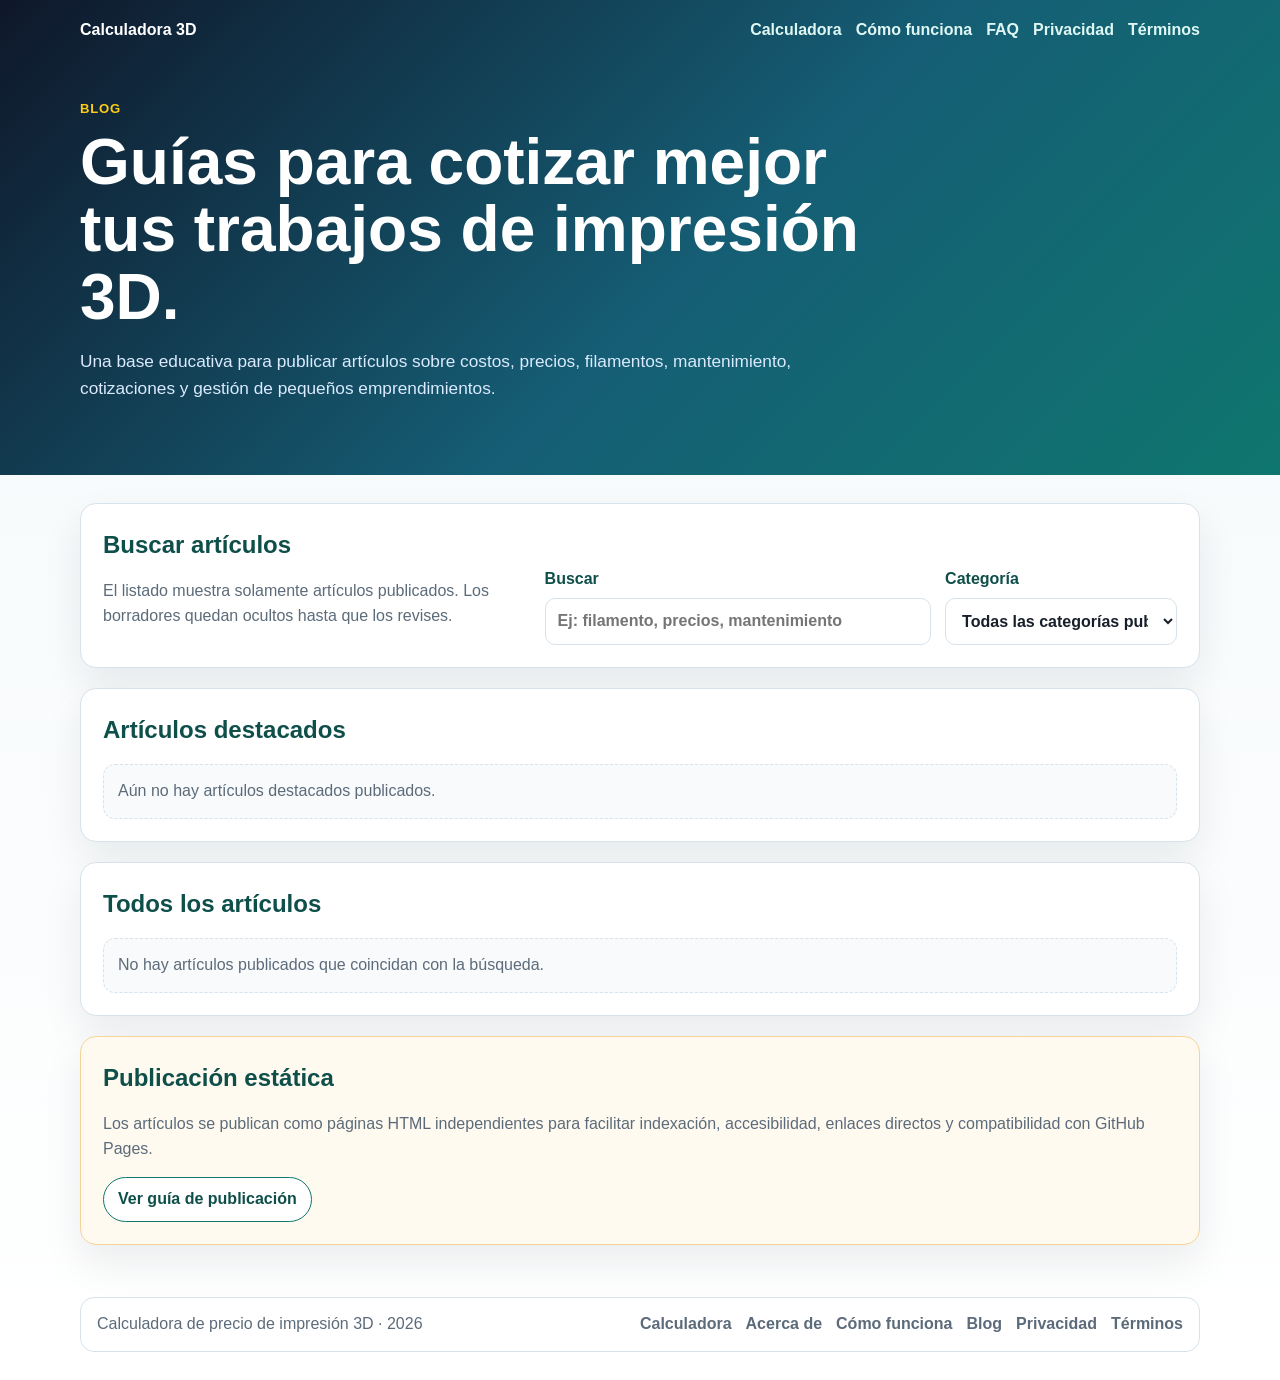
<file: blog/index.html>
<!DOCTYPE html>
<html lang="es">
<head>
  <meta charset="UTF-8">
  <meta name="viewport" content="width=device-width, initial-scale=1.0">
  <title>Blog de impresión 3D | Costos, precios y gestión</title>
  <meta name="description" content="Artículos educativos sobre costos de impresión 3D, precios, filamentos, mantenimiento, cotizaciones y gestión de pequeños emprendimientos.">
  <meta name="robots" content="index, follow">
  <link rel="canonical" href="https://raularqueros.github.io/calculadora-precio-impresion-3d-completa/blog/">
  <link rel="icon" href="../assets/icons/favicon.svg" type="image/svg+xml">
  <meta property="og:type" content="website">
  <meta property="og:title" content="Blog de impresión 3D | Costos, precios y gestión">
  <meta property="og:description" content="Guías y artículos educativos para cotizar trabajos de impresión 3D con mejores datos.">
  <meta property="og:url" content="https://raularqueros.github.io/calculadora-precio-impresion-3d-completa/blog/">
  <meta property="og:image" content="https://raularqueros.github.io/calculadora-precio-impresion-3d-completa/assets/images/social-preview.svg">
  <meta property="og:site_name" content="Calculadora de precio de impresión 3D">
  <meta property="og:locale" content="es_CL">
  <meta name="twitter:card" content="summary_large_image">
  <meta name="twitter:title" content="Blog de impresión 3D | Costos, precios y gestión">
  <meta name="twitter:description" content="Contenido educativo para emprendedores, makers y talleres de impresión 3D.">
  <meta name="twitter:image" content="https://raularqueros.github.io/calculadora-precio-impresion-3d-completa/assets/images/social-preview.svg">
  <link rel="stylesheet" href="../styles/blog.css">
</head>
<body>
  <header class="blog-header">
    <nav class="blog-nav" aria-label="Navegación pública">
      <a class="blog-brand" href="../index.html">Calculadora 3D</a>
      <div class="blog-nav__links">
        <a href="../index.html">Calculadora</a>
        <a href="../pages/como-funciona.html">Cómo funciona</a>
        <a href="../pages/preguntas-frecuentes.html">FAQ</a>
        <a href="../pages/privacidad.html">Privacidad</a>
        <a href="../pages/terminos.html">Términos</a>
      </div>
    </nav>

    <section class="blog-hero">
      <p>Blog</p>
      <h1>Guías para cotizar mejor tus trabajos de impresión 3D.</h1>
      <p class="lead">Una base educativa para publicar artículos sobre costos, precios, filamentos, mantenimiento, cotizaciones y gestión de pequeños emprendimientos.</p>
    </section>
  </header>

  <main class="blog-content">
    <section class="blog-card blog-controls" aria-labelledby="blogFilterTitle">
      <div>
        <h2 id="blogFilterTitle">Buscar artículos</h2>
        <p>El listado muestra solamente artículos publicados. Los borradores quedan ocultos hasta que los revises.</p>
      </div>
      <form class="blog-filters" id="blogFilters">
        <label>
          Buscar
          <input type="search" id="blogSearch" name="q" placeholder="Ej: filamento, precios, mantenimiento">
        </label>
        <label>
          Categoría
          <select id="blogCategory" name="category">
            <option value="">Todas las categorías publicadas</option>
          </select>
        </label>
      </form>
    </section>

    <section class="blog-card" aria-labelledby="featuredTitle">
      <h2 id="featuredTitle">Artículos destacados</h2>
      <div id="featuredPosts" class="post-grid" aria-live="polite">
        <p class="empty-state">Aún no hay artículos destacados publicados.</p>
      </div>
    </section>

    <section class="blog-card" aria-labelledby="postsTitle">
      <h2 id="postsTitle">Todos los artículos</h2>
      <div id="postsList" class="post-grid" aria-live="polite">
        <p class="empty-state">Aún no hay artículos publicados. Los borradores no se muestran en esta lista.</p>
      </div>
      <noscript>
        <p class="empty-state">El blog funciona sin JavaScript para leer artículos enlazados directamente, pero el filtro necesita JavaScript.</p>
      </noscript>
    </section>

    <section class="blog-card blog-note">
      <h2>Publicación estática</h2>
      <p>Los artículos se publican como páginas HTML independientes para facilitar indexación, accesibilidad, enlaces directos y compatibilidad con GitHub Pages.</p>
      <a class="blog-button secondary" href="../docs/COMO_PUBLICAR_ARTICULOS.md">Ver guía de publicación</a>
    </section>
  </main>

  <footer class="blog-footer">
    <div class="blog-footer__inner">
      <p>Calculadora de precio de impresión 3D · <span id="blogFooterYear">2026</span></p>
      <nav aria-label="Enlaces públicos">
        <a href="../index.html">Calculadora</a>
        <a href="../pages/acerca-de.html">Acerca de</a>
        <a href="../pages/como-funciona.html">Cómo funciona</a>
        <a href="index.html">Blog</a>
        <a href="../pages/privacidad.html">Privacidad</a>
        <a href="../pages/terminos.html">Términos</a>
      </nav>
    </div>
  </footer>

  <script src="blog.js"></script>
</body>
</html>
</file>
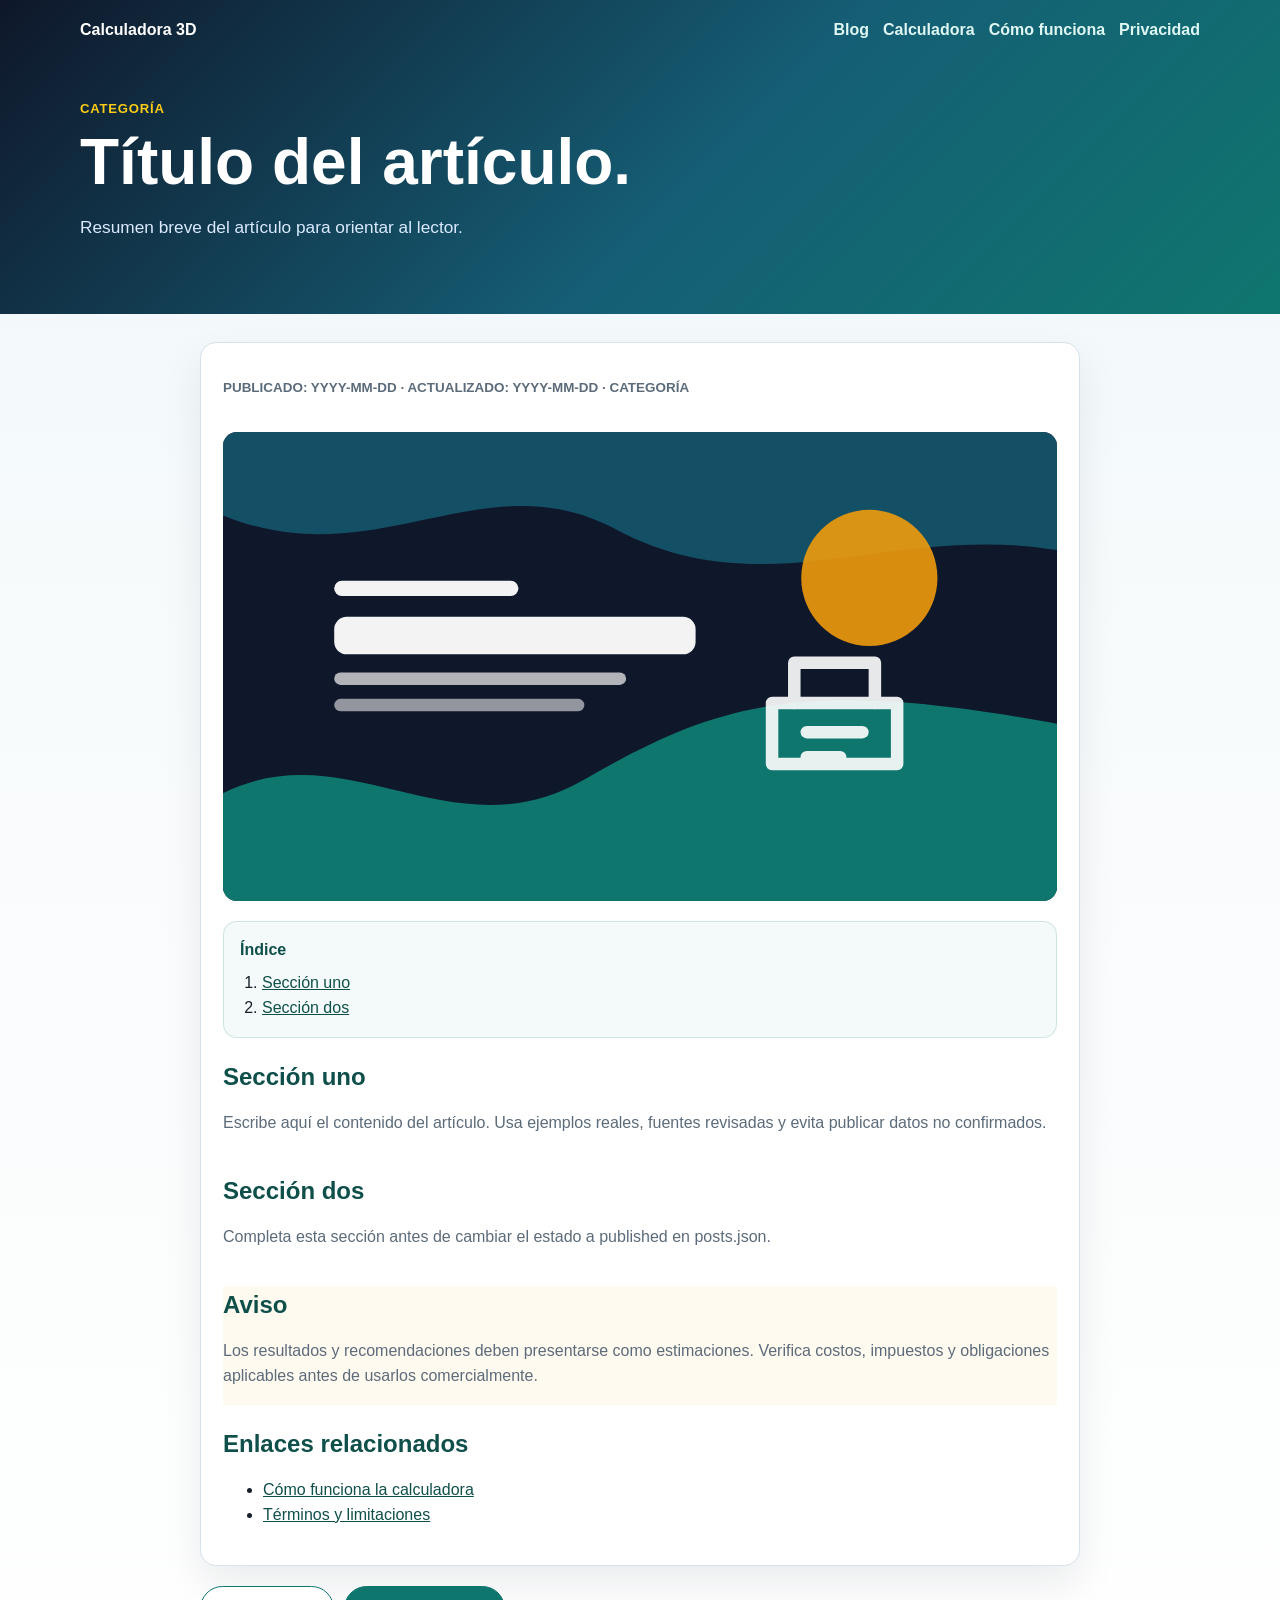
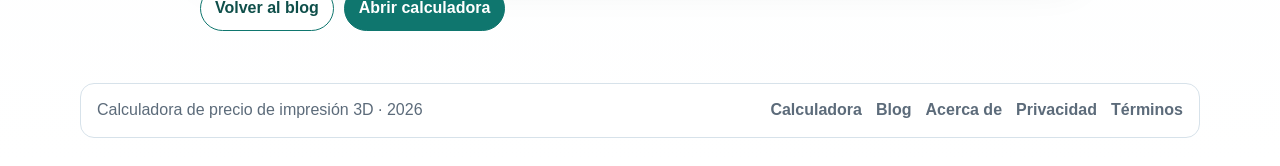
<file: blog/post-template.html>
<!DOCTYPE html>
<html lang="es">
<head>
  <meta charset="UTF-8">
  <meta name="viewport" content="width=device-width, initial-scale=1.0">
  <!-- Reemplazar title y description antes de publicar. -->
  <title>Título del artículo | Blog de impresión 3D</title>
  <meta name="description" content="Descripción breve y única del artículo.">
  <meta name="robots" content="noindex, nofollow">
  <link rel="canonical" href="https://raularqueros.github.io/calculadora-precio-impresion-3d-completa/blog/articulos/slug-del-articulo.html">
  <link rel="icon" href="../assets/icons/favicon.svg" type="image/svg+xml">
  <meta property="og:type" content="article">
  <meta property="og:title" content="Título del artículo">
  <meta property="og:description" content="Descripción breve y única del artículo.">
  <meta property="og:url" content="https://raularqueros.github.io/calculadora-precio-impresion-3d-completa/blog/articulos/slug-del-articulo.html">
  <meta property="og:image" content="https://raularqueros.github.io/calculadora-precio-impresion-3d-completa/assets/images/blog/placeholder-articulo.svg">
  <meta property="og:site_name" content="Calculadora de precio de impresión 3D">
  <meta property="og:locale" content="es_CL">
  <meta name="twitter:card" content="summary_large_image">
  <meta name="twitter:title" content="Título del artículo">
  <meta name="twitter:description" content="Descripción breve y única del artículo.">
  <meta name="twitter:image" content="https://raularqueros.github.io/calculadora-precio-impresion-3d-completa/assets/images/blog/placeholder-articulo.svg">
  <link rel="stylesheet" href="../styles/blog.css">
  <!-- Activar y completar JSON-LD solo cuando el artículo esté revisado y publicado. -->
  <script type="application/ld+json">
    {
      "@context": "https://schema.org",
      "@type": "BlogPosting",
      "headline": "Título del artículo",
      "description": "Descripción breve y única del artículo.",
      "datePublished": "YYYY-MM-DD",
      "dateModified": "YYYY-MM-DD",
      "mainEntityOfPage": "https://raularqueros.github.io/calculadora-precio-impresion-3d-completa/blog/articulos/slug-del-articulo.html",
      "image": "https://raularqueros.github.io/calculadora-precio-impresion-3d-completa/assets/images/blog/placeholder-articulo.svg"
    }
  </script>
</head>
<body>
  <header class="blog-header">
    <nav class="blog-nav" aria-label="Navegación pública">
      <a class="blog-brand" href="../index.html">Calculadora 3D</a>
      <div class="blog-nav__links">
        <a href="index.html">Blog</a>
        <a href="../index.html">Calculadora</a>
        <a href="../pages/como-funciona.html">Cómo funciona</a>
        <a href="../pages/privacidad.html">Privacidad</a>
      </div>
    </nav>
    <section class="blog-hero">
      <p>Categoría</p>
      <h1>Título del artículo.</h1>
      <p class="lead">Resumen breve del artículo para orientar al lector.</p>
    </section>
  </header>

  <main class="blog-content article-layout">
    <article class="blog-card article-card">
      <p class="post-card__meta">Publicado: YYYY-MM-DD · Actualizado: YYYY-MM-DD · Categoría</p>
      <img src="../assets/images/blog/placeholder-articulo.svg" alt="Descripción de la imagen del artículo" width="1200" height="675" loading="lazy">

      <nav class="article-index" aria-label="Índice del artículo">
        <h2>Índice</h2>
        <ol>
          <li><a href="#seccion-uno">Sección uno</a></li>
          <li><a href="#seccion-dos">Sección dos</a></li>
        </ol>
      </nav>

      <!-- Reemplazar este contenido por el artículo final revisado. -->
      <section id="seccion-uno">
        <h2>Sección uno</h2>
        <p>Escribe aquí el contenido del artículo. Usa ejemplos reales, fuentes revisadas y evita publicar datos no confirmados.</p>
      </section>

      <section id="seccion-dos">
        <h2>Sección dos</h2>
        <p>Completa esta sección antes de cambiar el estado a published en posts.json.</p>
      </section>

      <section class="blog-note">
        <h2>Aviso</h2>
        <p>Los resultados y recomendaciones deben presentarse como estimaciones. Verifica costos, impuestos y obligaciones aplicables antes de usarlos comercialmente.</p>
      </section>

      <section>
        <h2>Enlaces relacionados</h2>
        <ul>
          <li><a href="../pages/como-funciona.html">Cómo funciona la calculadora</a></li>
          <li><a href="../pages/terminos.html">Términos y limitaciones</a></li>
        </ul>
      </section>
    </article>

    <div class="blog-actions">
      <a class="blog-button secondary" href="index.html">Volver al blog</a>
      <a class="blog-button" href="../index.html">Abrir calculadora</a>
    </div>
  </main>

  <footer class="blog-footer">
    <div class="blog-footer__inner">
      <p>Calculadora de precio de impresión 3D · <span id="blogFooterYear">2026</span></p>
      <nav aria-label="Enlaces públicos">
        <a href="../index.html">Calculadora</a>
        <a href="index.html">Blog</a>
        <a href="../pages/acerca-de.html">Acerca de</a>
        <a href="../pages/privacidad.html">Privacidad</a>
        <a href="../pages/terminos.html">Términos</a>
      </nav>
    </div>
  </footer>
  <script>
    document.getElementById("blogFooterYear").textContent = new Date().getFullYear();
  </script>
</body>
</html>
</file>
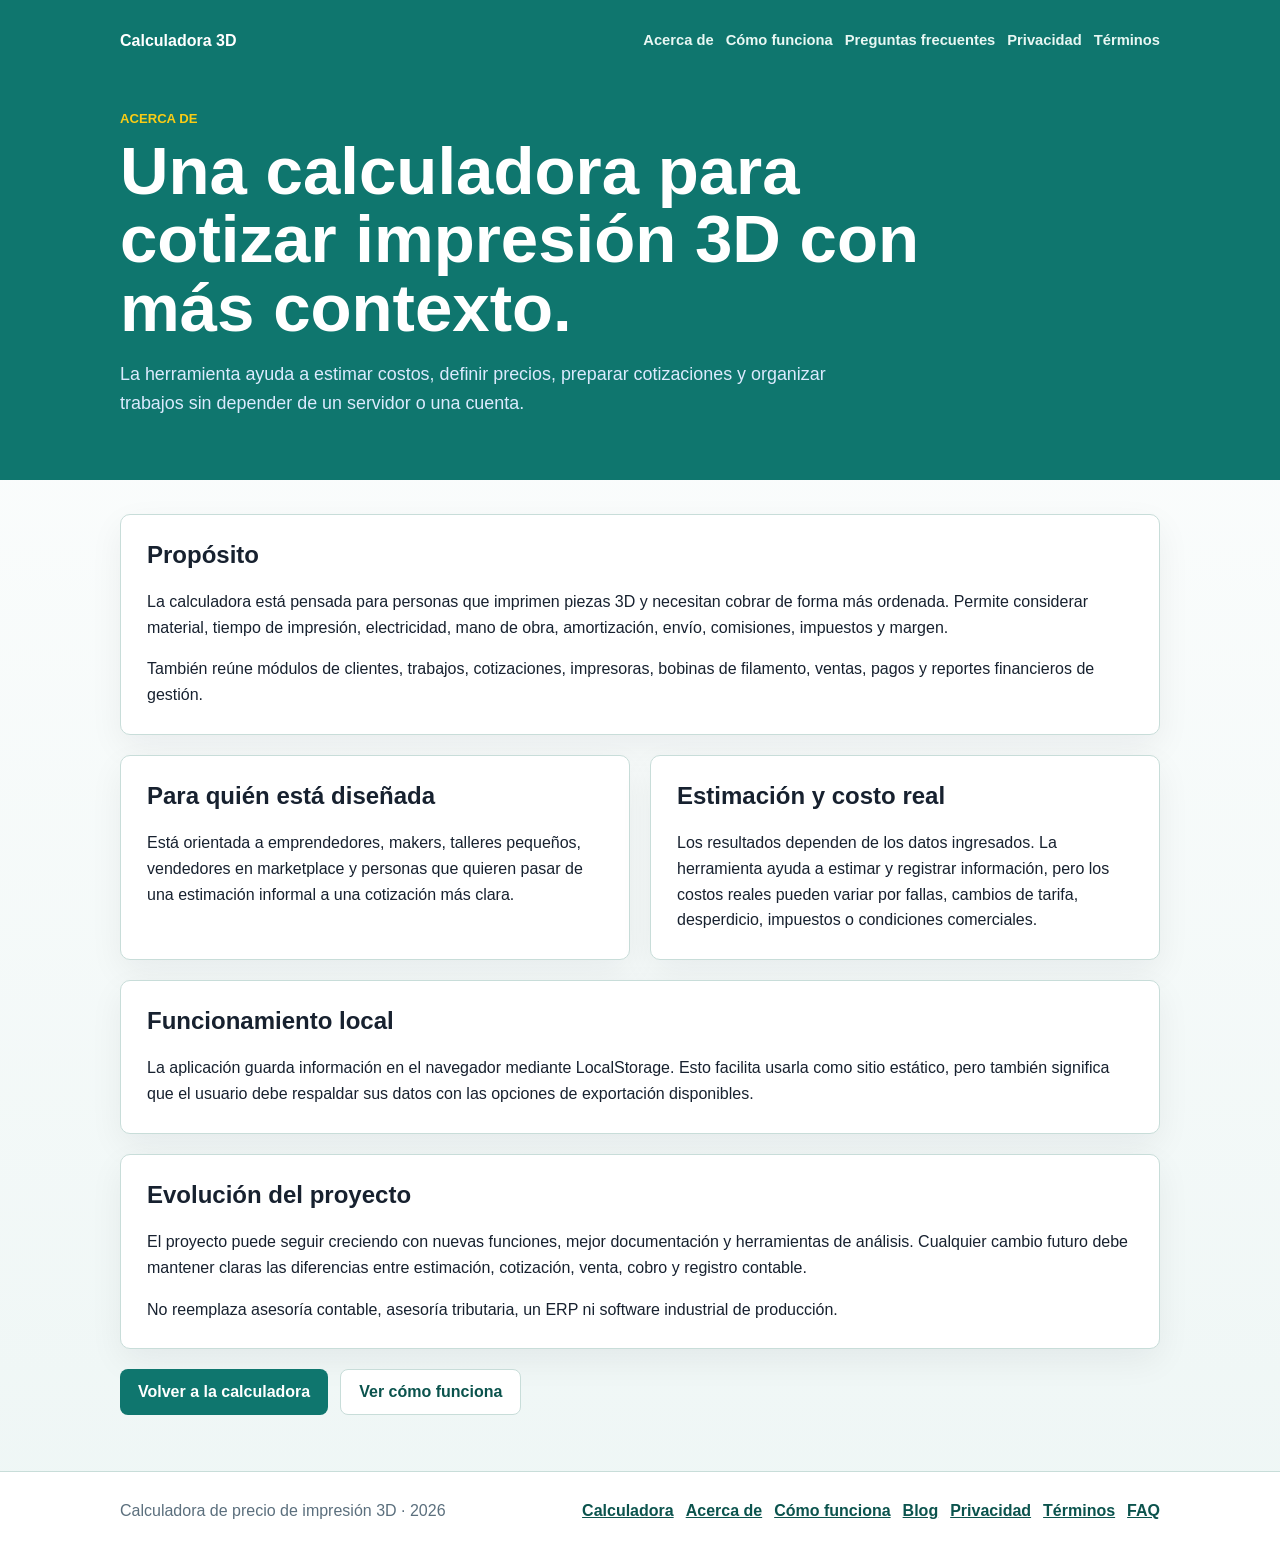
<file: pages/acerca-de.html>
<!DOCTYPE html>
<html lang="es">
<head>
  <meta charset="UTF-8">
  <meta name="viewport" content="width=device-width, initial-scale=1.0">
  <title>Acerca de | Calculadora de precio de impresión 3D</title>
  <meta name="description" content="Conoce el propósito de la calculadora de precio de impresión 3D, para quién está diseñada y qué problemas ayuda a resolver.">
  <meta name="robots" content="index, follow">
  <link rel="canonical" href="https://raularqueros.github.io/calculadora-precio-impresion-3d-completa/pages/acerca-de.html">
  <link rel="icon" href="../assets/icons/favicon.svg" type="image/svg+xml">
  <meta property="og:type" content="article">
  <meta property="og:title" content="Acerca de la calculadora de precio de impresión 3D">
  <meta property="og:description" content="Una herramienta local para estimar costos, preparar cotizaciones y organizar trabajos de impresión 3D.">
  <meta property="og:url" content="https://raularqueros.github.io/calculadora-precio-impresion-3d-completa/pages/acerca-de.html">
  <meta property="og:image" content="https://raularqueros.github.io/calculadora-precio-impresion-3d-completa/assets/images/social-preview.svg">
  <meta property="og:site_name" content="Calculadora de precio de impresión 3D">
  <meta property="og:locale" content="es_CL">
  <meta name="twitter:card" content="summary_large_image">
  <meta name="twitter:title" content="Acerca de la calculadora de precio de impresión 3D">
  <meta name="twitter:description" content="Propósito, alcance y limitaciones de una herramienta local para cotizar impresión 3D.">
  <meta name="twitter:image" content="https://raularqueros.github.io/calculadora-precio-impresion-3d-completa/assets/images/social-preview.svg">
  <link rel="stylesheet" href="../styles/public-pages.css">
</head>
<body>
  <header class="public-header">
    <nav class="public-nav" aria-label="Navegación pública">
      <a class="public-brand" href="../index.html">Calculadora 3D</a>
      <div class="public-nav__links">
        <a href="acerca-de.html">Acerca de</a>
        <a href="como-funciona.html">Cómo funciona</a>
        <a href="preguntas-frecuentes.html">Preguntas frecuentes</a>
        <a href="privacidad.html">Privacidad</a>
        <a href="terminos.html">Términos</a>
      </div>
    </nav>
    <section class="public-hero">
      <p>Acerca de</p>
      <h1>Una calculadora para cotizar impresión 3D con más contexto.</h1>
      <p class="lead">La herramienta ayuda a estimar costos, definir precios, preparar cotizaciones y organizar trabajos sin depender de un servidor o una cuenta.</p>
    </section>
  </header>

  <main class="public-content">
    <section class="public-card">
      <h2>Propósito</h2>
      <p>La calculadora está pensada para personas que imprimen piezas 3D y necesitan cobrar de forma más ordenada. Permite considerar material, tiempo de impresión, electricidad, mano de obra, amortización, envío, comisiones, impuestos y margen.</p>
      <p>También reúne módulos de clientes, trabajos, cotizaciones, impresoras, bobinas de filamento, ventas, pagos y reportes financieros de gestión.</p>
    </section>

    <section class="public-grid">
      <article class="public-card">
        <h2>Para quién está diseñada</h2>
        <p>Está orientada a emprendedores, makers, talleres pequeños, vendedores en marketplace y personas que quieren pasar de una estimación informal a una cotización más clara.</p>
      </article>
      <article class="public-card">
        <h2>Estimación y costo real</h2>
        <p>Los resultados dependen de los datos ingresados. La herramienta ayuda a estimar y registrar información, pero los costos reales pueden variar por fallas, cambios de tarifa, desperdicio, impuestos o condiciones comerciales.</p>
      </article>
    </section>

    <section class="public-card">
      <h2>Funcionamiento local</h2>
      <p>La aplicación guarda información en el navegador mediante LocalStorage. Esto facilita usarla como sitio estático, pero también significa que el usuario debe respaldar sus datos con las opciones de exportación disponibles.</p>
    </section>

    <section class="public-card">
      <h2>Evolución del proyecto</h2>
      <p>El proyecto puede seguir creciendo con nuevas funciones, mejor documentación y herramientas de análisis. Cualquier cambio futuro debe mantener claras las diferencias entre estimación, cotización, venta, cobro y registro contable.</p>
      <p>No reemplaza asesoría contable, asesoría tributaria, un ERP ni software industrial de producción.</p>
    </section>

    <div class="public-actions">
      <a class="public-button" href="../index.html">Volver a la calculadora</a>
      <a class="public-button secondary" href="como-funciona.html">Ver cómo funciona</a>
    </div>
  </main>

  <footer class="public-footer">
    <div class="public-footer__inner">
      <p>Calculadora de precio de impresión 3D · <span class="public-year">2026</span></p>
      <nav aria-label="Enlaces públicos">
        <a href="../index.html">Calculadora</a>
        <a href="acerca-de.html">Acerca de</a>
        <a href="como-funciona.html">Cómo funciona</a>
        <a href="../blog/index.html">Blog</a>
        <a href="privacidad.html">Privacidad</a>
        <a href="terminos.html">Términos</a>
        <a href="preguntas-frecuentes.html">FAQ</a>
      </nav>
    </div>
  </footer>
  <script>
    document.querySelector(".public-year").textContent = new Date().getFullYear();
  </script>
</body>
</html>
</file>
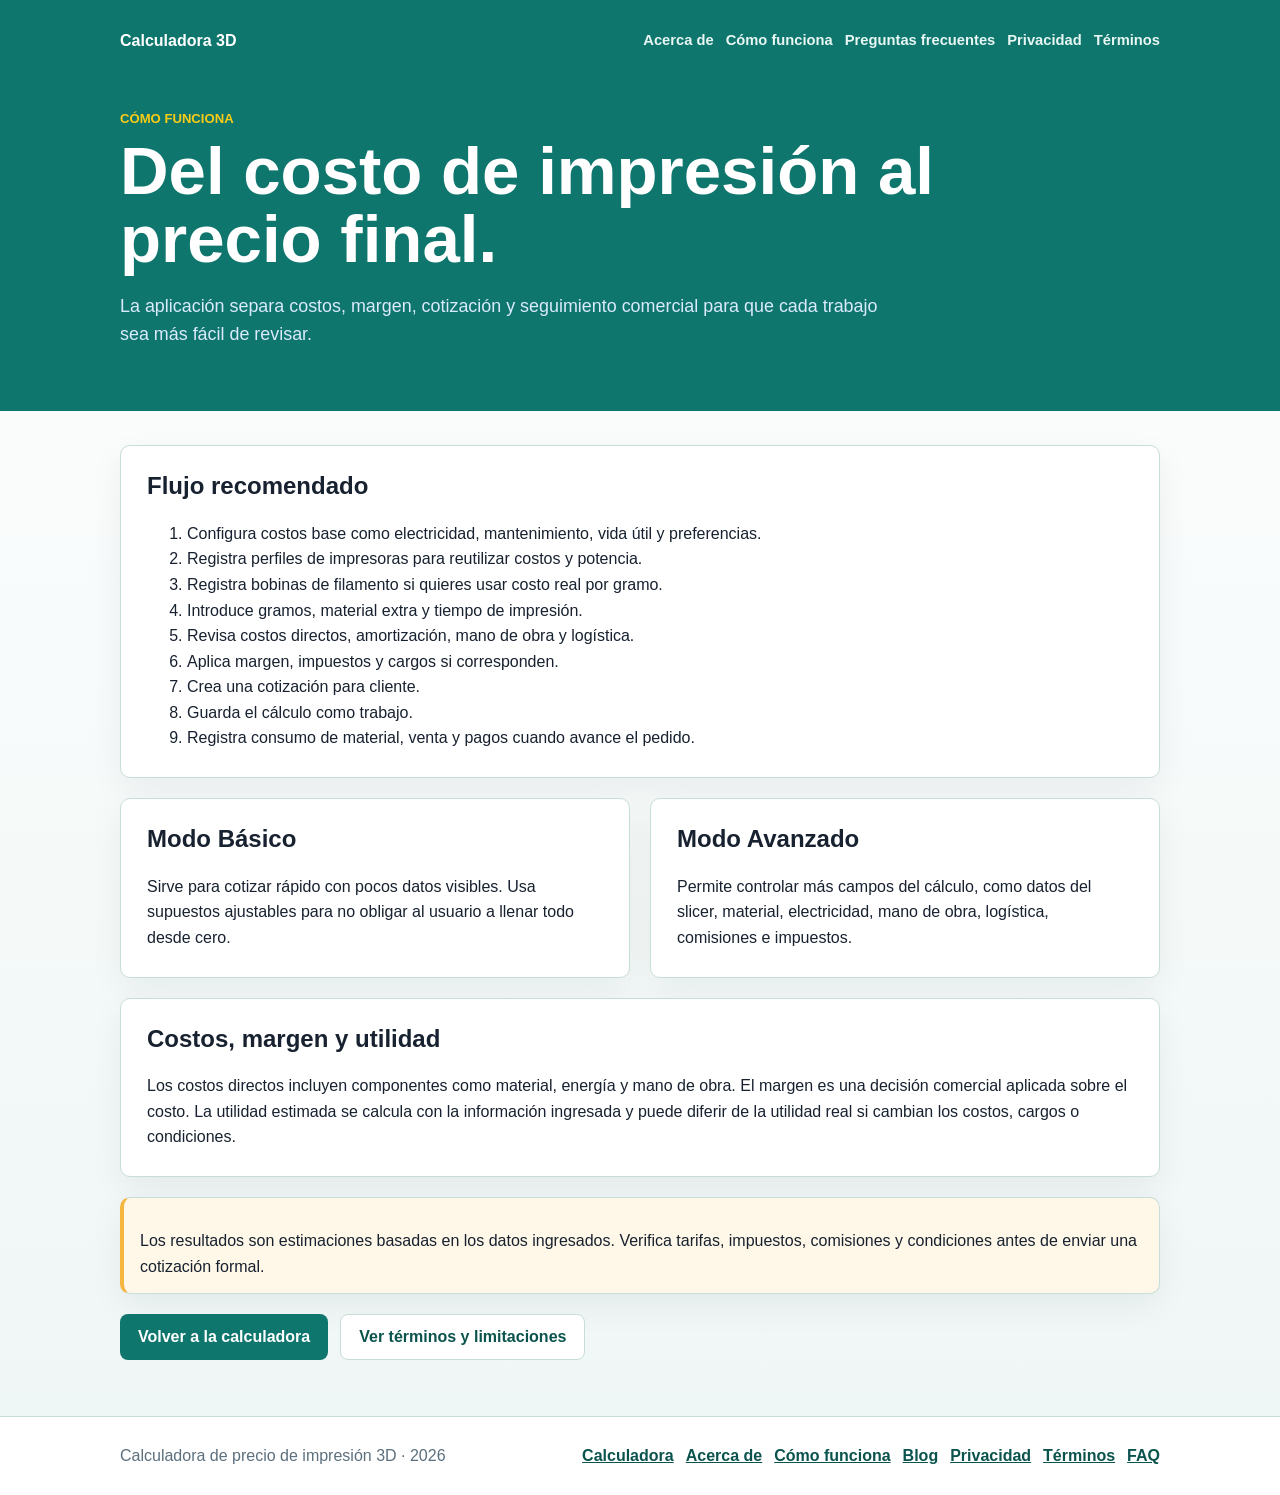
<file: pages/como-funciona.html>
<!DOCTYPE html>
<html lang="es">
<head>
  <meta charset="UTF-8">
  <meta name="viewport" content="width=device-width, initial-scale=1.0">
  <title>Cómo funciona | Calculadora de precio de impresión 3D</title>
  <meta name="description" content="Aprende el flujo básico para configurar costos, registrar impresoras y filamentos, calcular precios, crear cotizaciones y guardar trabajos.">
  <meta name="robots" content="index, follow">
  <link rel="canonical" href="https://raularqueros.github.io/calculadora-precio-impresion-3d-completa/pages/como-funciona.html">
  <link rel="icon" href="../assets/icons/favicon.svg" type="image/svg+xml">
  <meta property="og:type" content="article">
  <meta property="og:title" content="Cómo funciona la calculadora de precio de impresión 3D">
  <meta property="og:description" content="Flujo de uso para costos, margen, cotizaciones, trabajos, inventario y pagos.">
  <meta property="og:url" content="https://raularqueros.github.io/calculadora-precio-impresion-3d-completa/pages/como-funciona.html">
  <meta property="og:image" content="https://raularqueros.github.io/calculadora-precio-impresion-3d-completa/assets/images/social-preview.svg">
  <meta property="og:site_name" content="Calculadora de precio de impresión 3D">
  <meta property="og:locale" content="es_CL">
  <meta name="twitter:card" content="summary_large_image">
  <meta name="twitter:title" content="Cómo funciona la calculadora de precio de impresión 3D">
  <meta name="twitter:description" content="Entiende cómo pasar de costos de impresión 3D a precio final y cotización.">
  <meta name="twitter:image" content="https://raularqueros.github.io/calculadora-precio-impresion-3d-completa/assets/images/social-preview.svg">
  <link rel="stylesheet" href="../styles/public-pages.css">
</head>
<body>
  <header class="public-header">
    <nav class="public-nav" aria-label="Navegación pública">
      <a class="public-brand" href="../index.html">Calculadora 3D</a>
      <div class="public-nav__links">
        <a href="acerca-de.html">Acerca de</a>
        <a href="como-funciona.html">Cómo funciona</a>
        <a href="preguntas-frecuentes.html">Preguntas frecuentes</a>
        <a href="privacidad.html">Privacidad</a>
        <a href="terminos.html">Términos</a>
      </div>
    </nav>
    <section class="public-hero">
      <p>Cómo funciona</p>
      <h1>Del costo de impresión al precio final.</h1>
      <p class="lead">La aplicación separa costos, margen, cotización y seguimiento comercial para que cada trabajo sea más fácil de revisar.</p>
    </section>
  </header>

  <main class="public-content">
    <section class="public-card">
      <h2>Flujo recomendado</h2>
      <ol>
        <li>Configura costos base como electricidad, mantenimiento, vida útil y preferencias.</li>
        <li>Registra perfiles de impresoras para reutilizar costos y potencia.</li>
        <li>Registra bobinas de filamento si quieres usar costo real por gramo.</li>
        <li>Introduce gramos, material extra y tiempo de impresión.</li>
        <li>Revisa costos directos, amortización, mano de obra y logística.</li>
        <li>Aplica margen, impuestos y cargos si corresponden.</li>
        <li>Crea una cotización para cliente.</li>
        <li>Guarda el cálculo como trabajo.</li>
        <li>Registra consumo de material, venta y pagos cuando avance el pedido.</li>
      </ol>
    </section>

    <section class="public-grid">
      <article class="public-card">
        <h2>Modo Básico</h2>
        <p>Sirve para cotizar rápido con pocos datos visibles. Usa supuestos ajustables para no obligar al usuario a llenar todo desde cero.</p>
      </article>
      <article class="public-card">
        <h2>Modo Avanzado</h2>
        <p>Permite controlar más campos del cálculo, como datos del slicer, material, electricidad, mano de obra, logística, comisiones e impuestos.</p>
      </article>
    </section>

    <section class="public-card">
      <h2>Costos, margen y utilidad</h2>
      <p>Los costos directos incluyen componentes como material, energía y mano de obra. El margen es una decisión comercial aplicada sobre el costo. La utilidad estimada se calcula con la información ingresada y puede diferir de la utilidad real si cambian los costos, cargos o condiciones.</p>
    </section>

    <section class="public-card public-note">
      <p>Los resultados son estimaciones basadas en los datos ingresados. Verifica tarifas, impuestos, comisiones y condiciones antes de enviar una cotización formal.</p>
    </section>

    <div class="public-actions">
      <a class="public-button" href="../index.html">Volver a la calculadora</a>
      <a class="public-button secondary" href="terminos.html">Ver términos y limitaciones</a>
    </div>
  </main>

  <footer class="public-footer">
    <div class="public-footer__inner">
      <p>Calculadora de precio de impresión 3D · <span class="public-year">2026</span></p>
      <nav aria-label="Enlaces públicos">
        <a href="../index.html">Calculadora</a>
        <a href="acerca-de.html">Acerca de</a>
        <a href="como-funciona.html">Cómo funciona</a>
        <a href="../blog/index.html">Blog</a>
        <a href="privacidad.html">Privacidad</a>
        <a href="terminos.html">Términos</a>
        <a href="preguntas-frecuentes.html">FAQ</a>
      </nav>
    </div>
  </footer>
  <script>
    document.querySelector(".public-year").textContent = new Date().getFullYear();
  </script>
</body>
</html>
</file>
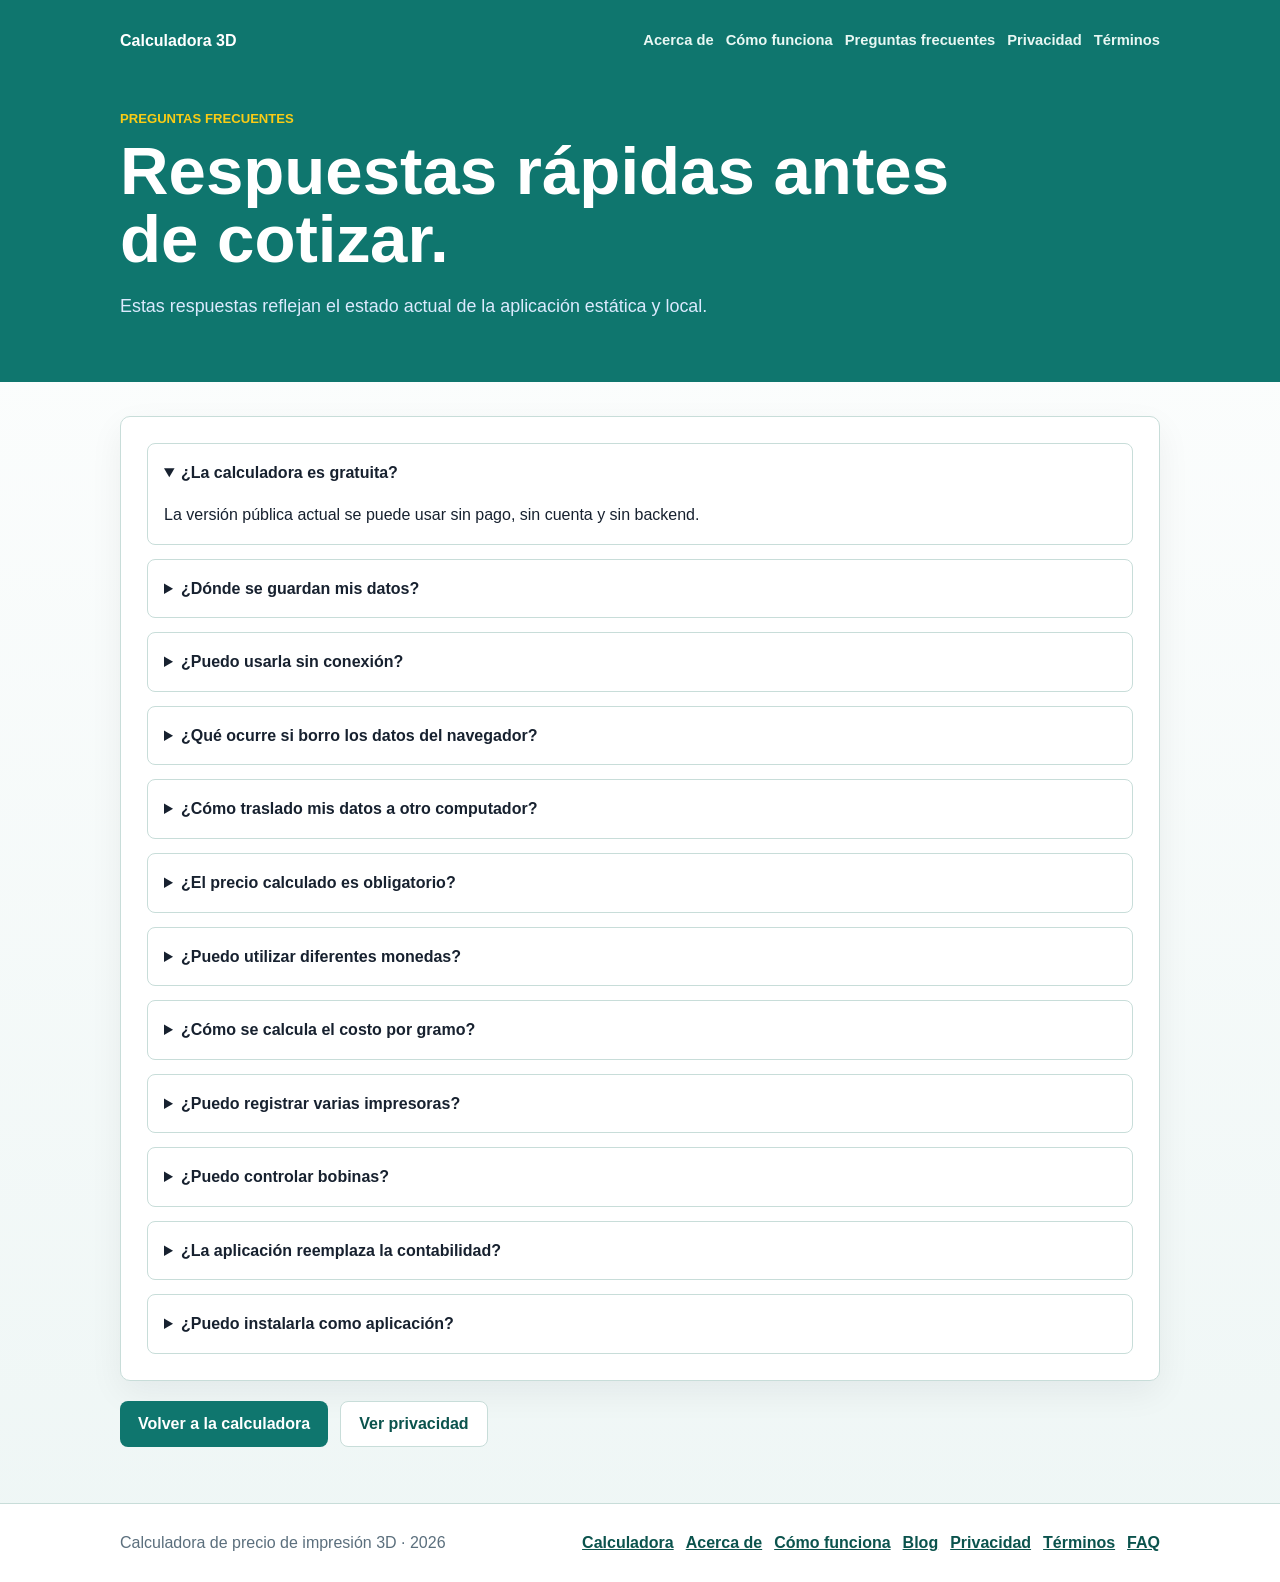
<file: pages/preguntas-frecuentes.html>
<!DOCTYPE html>
<html lang="es">
<head>
  <meta charset="UTF-8">
  <meta name="viewport" content="width=device-width, initial-scale=1.0">
  <title>Preguntas frecuentes | Calculadora de precio de impresión 3D</title>
  <meta name="description" content="Respuestas sobre uso gratuito, almacenamiento local, respaldos, monedas, bobinas, impresoras y límites de la calculadora de impresión 3D.">
  <meta name="robots" content="index, follow">
  <link rel="canonical" href="https://raularqueros.github.io/calculadora-precio-impresion-3d-completa/pages/preguntas-frecuentes.html">
  <link rel="icon" href="../assets/icons/favicon.svg" type="image/svg+xml">
  <meta property="og:type" content="article">
  <meta property="og:title" content="Preguntas frecuentes de la calculadora de impresión 3D">
  <meta property="og:description" content="Dudas comunes sobre datos locales, costos, monedas, impresoras, bobinas y respaldos.">
  <meta property="og:url" content="https://raularqueros.github.io/calculadora-precio-impresion-3d-completa/pages/preguntas-frecuentes.html">
  <meta property="og:image" content="https://raularqueros.github.io/calculadora-precio-impresion-3d-completa/assets/images/social-preview.svg">
  <meta property="og:site_name" content="Calculadora de precio de impresión 3D">
  <meta property="og:locale" content="es_CL">
  <meta name="twitter:card" content="summary_large_image">
  <meta name="twitter:title" content="Preguntas frecuentes de la calculadora de impresión 3D">
  <meta name="twitter:description" content="Respuestas claras sobre funcionamiento, datos locales y límites de la herramienta.">
  <meta name="twitter:image" content="https://raularqueros.github.io/calculadora-precio-impresion-3d-completa/assets/images/social-preview.svg">
  <link rel="stylesheet" href="../styles/public-pages.css">
  <script type="application/ld+json">
    {
      "@context": "https://schema.org",
      "@type": "FAQPage",
      "mainEntity": [
        {
          "@type": "Question",
          "name": "¿La calculadora es gratuita?",
          "acceptedAnswer": { "@type": "Answer", "text": "La versión pública actual se puede usar sin pago, sin cuenta y sin backend." }
        },
        {
          "@type": "Question",
          "name": "¿Dónde se guardan mis datos?",
          "acceptedAnswer": { "@type": "Answer", "text": "Los datos se guardan en LocalStorage del navegador usado en ese dispositivo." }
        },
        {
          "@type": "Question",
          "name": "¿Qué ocurre si borro los datos del navegador?",
          "acceptedAnswer": { "@type": "Answer", "text": "Si borras los datos del navegador puedes perder trabajos, clientes, cotizaciones, impresoras, bobinas y configuraciones guardadas localmente." }
        },
        {
          "@type": "Question",
          "name": "¿Cómo traslado mis datos a otro computador?",
          "acceptedAnswer": { "@type": "Answer", "text": "Usa las funciones de exportación JSON o respaldo completo y luego importa ese archivo en el otro navegador." }
        },
        {
          "@type": "Question",
          "name": "¿La aplicación reemplaza la contabilidad?",
          "acceptedAnswer": { "@type": "Answer", "text": "No. La aplicación entrega estimaciones y reportes de gestión, pero no reemplaza contabilidad, asesoría tributaria ni registros oficiales." }
        }
      ]
    }
  </script>
</head>
<body>
  <header class="public-header">
    <nav class="public-nav" aria-label="Navegación pública">
      <a class="public-brand" href="../index.html">Calculadora 3D</a>
      <div class="public-nav__links">
        <a href="acerca-de.html">Acerca de</a>
        <a href="como-funciona.html">Cómo funciona</a>
        <a href="preguntas-frecuentes.html">Preguntas frecuentes</a>
        <a href="privacidad.html">Privacidad</a>
        <a href="terminos.html">Términos</a>
      </div>
    </nav>
    <section class="public-hero">
      <p>Preguntas frecuentes</p>
      <h1>Respuestas rápidas antes de cotizar.</h1>
      <p class="lead">Estas respuestas reflejan el estado actual de la aplicación estática y local.</p>
    </section>
  </header>

  <main class="public-content">
    <section class="public-card faq-list">
      <details open><summary>¿La calculadora es gratuita?</summary><p>La versión pública actual se puede usar sin pago, sin cuenta y sin backend.</p></details>
      <details><summary>¿Dónde se guardan mis datos?</summary><p>Se guardan en LocalStorage del navegador del dispositivo que estás usando.</p></details>
      <details><summary>¿Puedo usarla sin conexión?</summary><p>Si la página ya cargó en tu navegador, varias funciones pueden seguir disponibles localmente. La detección automática de moneda requiere conexión si se usa.</p></details>
      <details><summary>¿Qué ocurre si borro los datos del navegador?</summary><p>Puedes perder trabajos, clientes, cotizaciones, impresoras, bobinas, reportes configurados y preferencias guardadas localmente.</p></details>
      <details><summary>¿Cómo traslado mis datos a otro computador?</summary><p>Exporta un respaldo JSON o los datos del módulo correspondiente e impórtalos en el otro navegador.</p></details>
      <details><summary>¿El precio calculado es obligatorio?</summary><p>No. Es una estimación para ayudarte a decidir. Puedes ajustar el precio según condiciones reales, mercado y criterio comercial.</p></details>
      <details><summary>¿Puedo utilizar diferentes monedas?</summary><p>Sí. La moneda cambia el formato y se guarda en datos históricos cuando corresponde. La aplicación no convierte automáticamente valores entre monedas.</p></details>
      <details><summary>¿Cómo se calcula el costo por gramo?</summary><p>Puedes ingresarlo directamente o ingresar precio por kilo; en ese caso la calculadora divide el precio del kilo por 1000.</p></details>
      <details><summary>¿Puedo registrar varias impresoras?</summary><p>Sí. El módulo de impresoras permite guardar perfiles reutilizables para costos y características.</p></details>
      <details><summary>¿Puedo controlar bobinas?</summary><p>Sí. El inventario de filamentos permite registrar bobinas, stock disponible, costo por gramo y movimientos de consumo.</p></details>
      <details><summary>¿La aplicación reemplaza la contabilidad?</summary><p>No. Los reportes son de gestión y no reemplazan contabilidad, declaraciones oficiales ni asesoría profesional.</p></details>
      <details><summary>¿Puedo instalarla como aplicación?</summary><p>Actualmente funciona como sitio web estático. Puede agregarse como acceso directo desde el navegador, pero no se implementó una instalación PWA completa en esta fase.</p></details>
    </section>

    <div class="public-actions">
      <a class="public-button" href="../index.html">Volver a la calculadora</a>
      <a class="public-button secondary" href="privacidad.html">Ver privacidad</a>
    </div>
  </main>

  <footer class="public-footer">
    <div class="public-footer__inner">
      <p>Calculadora de precio de impresión 3D · <span class="public-year">2026</span></p>
      <nav aria-label="Enlaces públicos">
        <a href="../index.html">Calculadora</a>
        <a href="acerca-de.html">Acerca de</a>
        <a href="como-funciona.html">Cómo funciona</a>
        <a href="../blog/index.html">Blog</a>
        <a href="privacidad.html">Privacidad</a>
        <a href="terminos.html">Términos</a>
        <a href="preguntas-frecuentes.html">FAQ</a>
      </nav>
    </div>
  </footer>
  <script>
    document.querySelector(".public-year").textContent = new Date().getFullYear();
  </script>
</body>
</html>
</file>
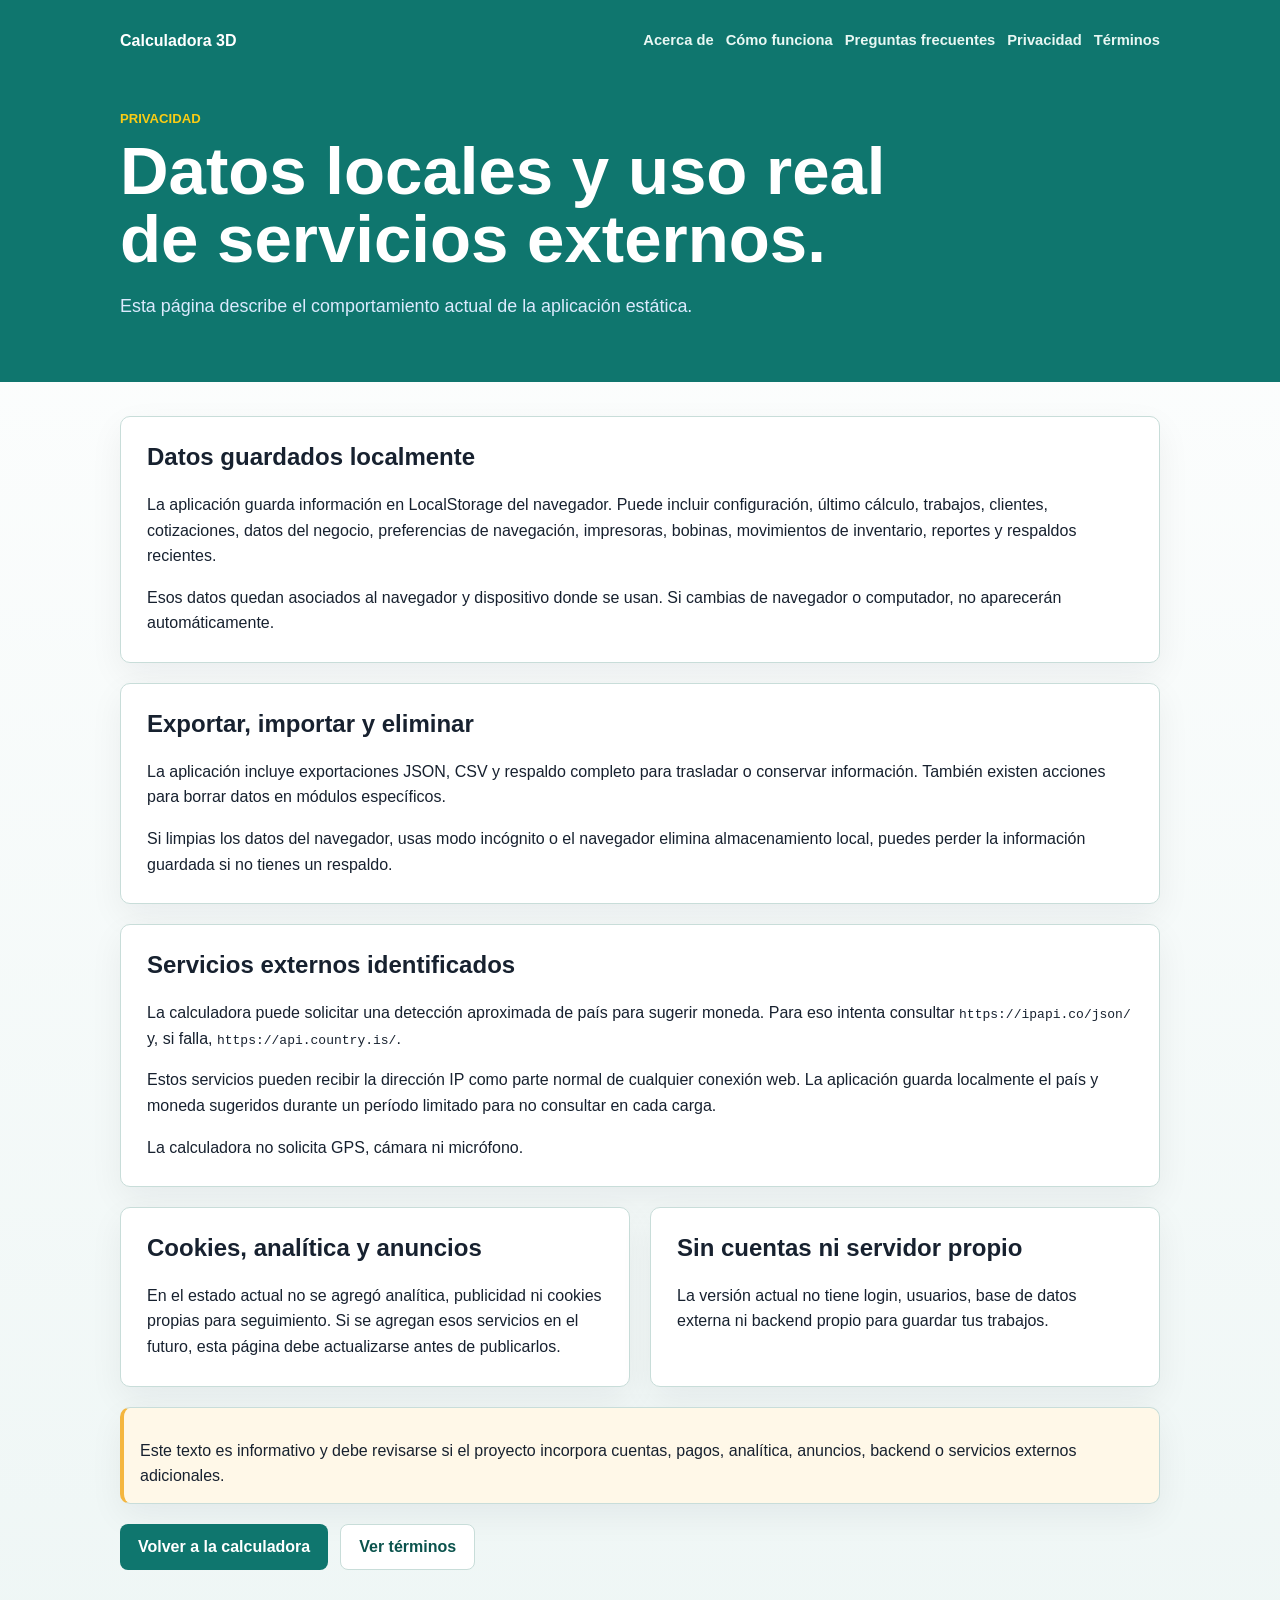
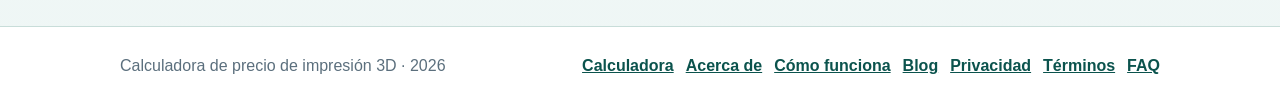
<file: pages/privacidad.html>
<!DOCTYPE html>
<html lang="es">
<head>
  <meta charset="UTF-8">
  <meta name="viewport" content="width=device-width, initial-scale=1.0">
  <title>Privacidad | Calculadora de precio de impresión 3D</title>
  <meta name="description" content="Política informativa sobre datos locales, LocalStorage, respaldos, detección de moneda y servicios externos usados por la calculadora de impresión 3D.">
  <meta name="robots" content="index, follow">
  <link rel="canonical" href="https://raularqueros.github.io/calculadora-precio-impresion-3d-completa/pages/privacidad.html">
  <link rel="icon" href="../assets/icons/favicon.svg" type="image/svg+xml">
  <meta property="og:type" content="article">
  <meta property="og:title" content="Privacidad de la calculadora de precio de impresión 3D">
  <meta property="og:description" content="Cómo se guardan datos en el navegador y qué servicios externos se usan realmente.">
  <meta property="og:url" content="https://raularqueros.github.io/calculadora-precio-impresion-3d-completa/pages/privacidad.html">
  <meta property="og:image" content="https://raularqueros.github.io/calculadora-precio-impresion-3d-completa/assets/images/social-preview.svg">
  <meta property="og:site_name" content="Calculadora de precio de impresión 3D">
  <meta property="og:locale" content="es_CL">
  <meta name="twitter:card" content="summary_large_image">
  <meta name="twitter:title" content="Privacidad de la calculadora de precio de impresión 3D">
  <meta name="twitter:description" content="Datos locales, respaldos y servicios externos usados por la herramienta.">
  <meta name="twitter:image" content="https://raularqueros.github.io/calculadora-precio-impresion-3d-completa/assets/images/social-preview.svg">
  <link rel="stylesheet" href="../styles/public-pages.css">
</head>
<body>
  <header class="public-header">
    <nav class="public-nav" aria-label="Navegación pública">
      <a class="public-brand" href="../index.html">Calculadora 3D</a>
      <div class="public-nav__links">
        <a href="acerca-de.html">Acerca de</a>
        <a href="como-funciona.html">Cómo funciona</a>
        <a href="preguntas-frecuentes.html">Preguntas frecuentes</a>
        <a href="privacidad.html">Privacidad</a>
        <a href="terminos.html">Términos</a>
      </div>
    </nav>
    <section class="public-hero">
      <p>Privacidad</p>
      <h1>Datos locales y uso real de servicios externos.</h1>
      <p class="lead">Esta página describe el comportamiento actual de la aplicación estática.</p>
    </section>
  </header>

  <main class="public-content">
    <section class="public-card">
      <h2>Datos guardados localmente</h2>
      <p>La aplicación guarda información en LocalStorage del navegador. Puede incluir configuración, último cálculo, trabajos, clientes, cotizaciones, datos del negocio, preferencias de navegación, impresoras, bobinas, movimientos de inventario, reportes y respaldos recientes.</p>
      <p>Esos datos quedan asociados al navegador y dispositivo donde se usan. Si cambias de navegador o computador, no aparecerán automáticamente.</p>
    </section>

    <section class="public-card">
      <h2>Exportar, importar y eliminar</h2>
      <p>La aplicación incluye exportaciones JSON, CSV y respaldo completo para trasladar o conservar información. También existen acciones para borrar datos en módulos específicos.</p>
      <p>Si limpias los datos del navegador, usas modo incógnito o el navegador elimina almacenamiento local, puedes perder la información guardada si no tienes un respaldo.</p>
    </section>

    <section class="public-card">
      <h2>Servicios externos identificados</h2>
      <p>La calculadora puede solicitar una detección aproximada de país para sugerir moneda. Para eso intenta consultar <code>https://ipapi.co/json/</code> y, si falla, <code>https://api.country.is/</code>.</p>
      <p>Estos servicios pueden recibir la dirección IP como parte normal de cualquier conexión web. La aplicación guarda localmente el país y moneda sugeridos durante un período limitado para no consultar en cada carga.</p>
      <p>La calculadora no solicita GPS, cámara ni micrófono.</p>
    </section>

    <section class="public-grid">
      <article class="public-card">
        <h2>Cookies, analítica y anuncios</h2>
        <p>En el estado actual no se agregó analítica, publicidad ni cookies propias para seguimiento. Si se agregan esos servicios en el futuro, esta página debe actualizarse antes de publicarlos.</p>
      </article>
      <article class="public-card">
        <h2>Sin cuentas ni servidor propio</h2>
        <p>La versión actual no tiene login, usuarios, base de datos externa ni backend propio para guardar tus trabajos.</p>
      </article>
    </section>

    <section class="public-card public-note">
      <p>Este texto es informativo y debe revisarse si el proyecto incorpora cuentas, pagos, analítica, anuncios, backend o servicios externos adicionales.</p>
    </section>

    <div class="public-actions">
      <a class="public-button" href="../index.html">Volver a la calculadora</a>
      <a class="public-button secondary" href="terminos.html">Ver términos</a>
    </div>
  </main>

  <footer class="public-footer">
    <div class="public-footer__inner">
      <p>Calculadora de precio de impresión 3D · <span class="public-year">2026</span></p>
      <nav aria-label="Enlaces públicos">
        <a href="../index.html">Calculadora</a>
        <a href="acerca-de.html">Acerca de</a>
        <a href="como-funciona.html">Cómo funciona</a>
        <a href="../blog/index.html">Blog</a>
        <a href="privacidad.html">Privacidad</a>
        <a href="terminos.html">Términos</a>
        <a href="preguntas-frecuentes.html">FAQ</a>
      </nav>
    </div>
  </footer>
  <script>
    document.querySelector(".public-year").textContent = new Date().getFullYear();
  </script>
</body>
</html>
</file>
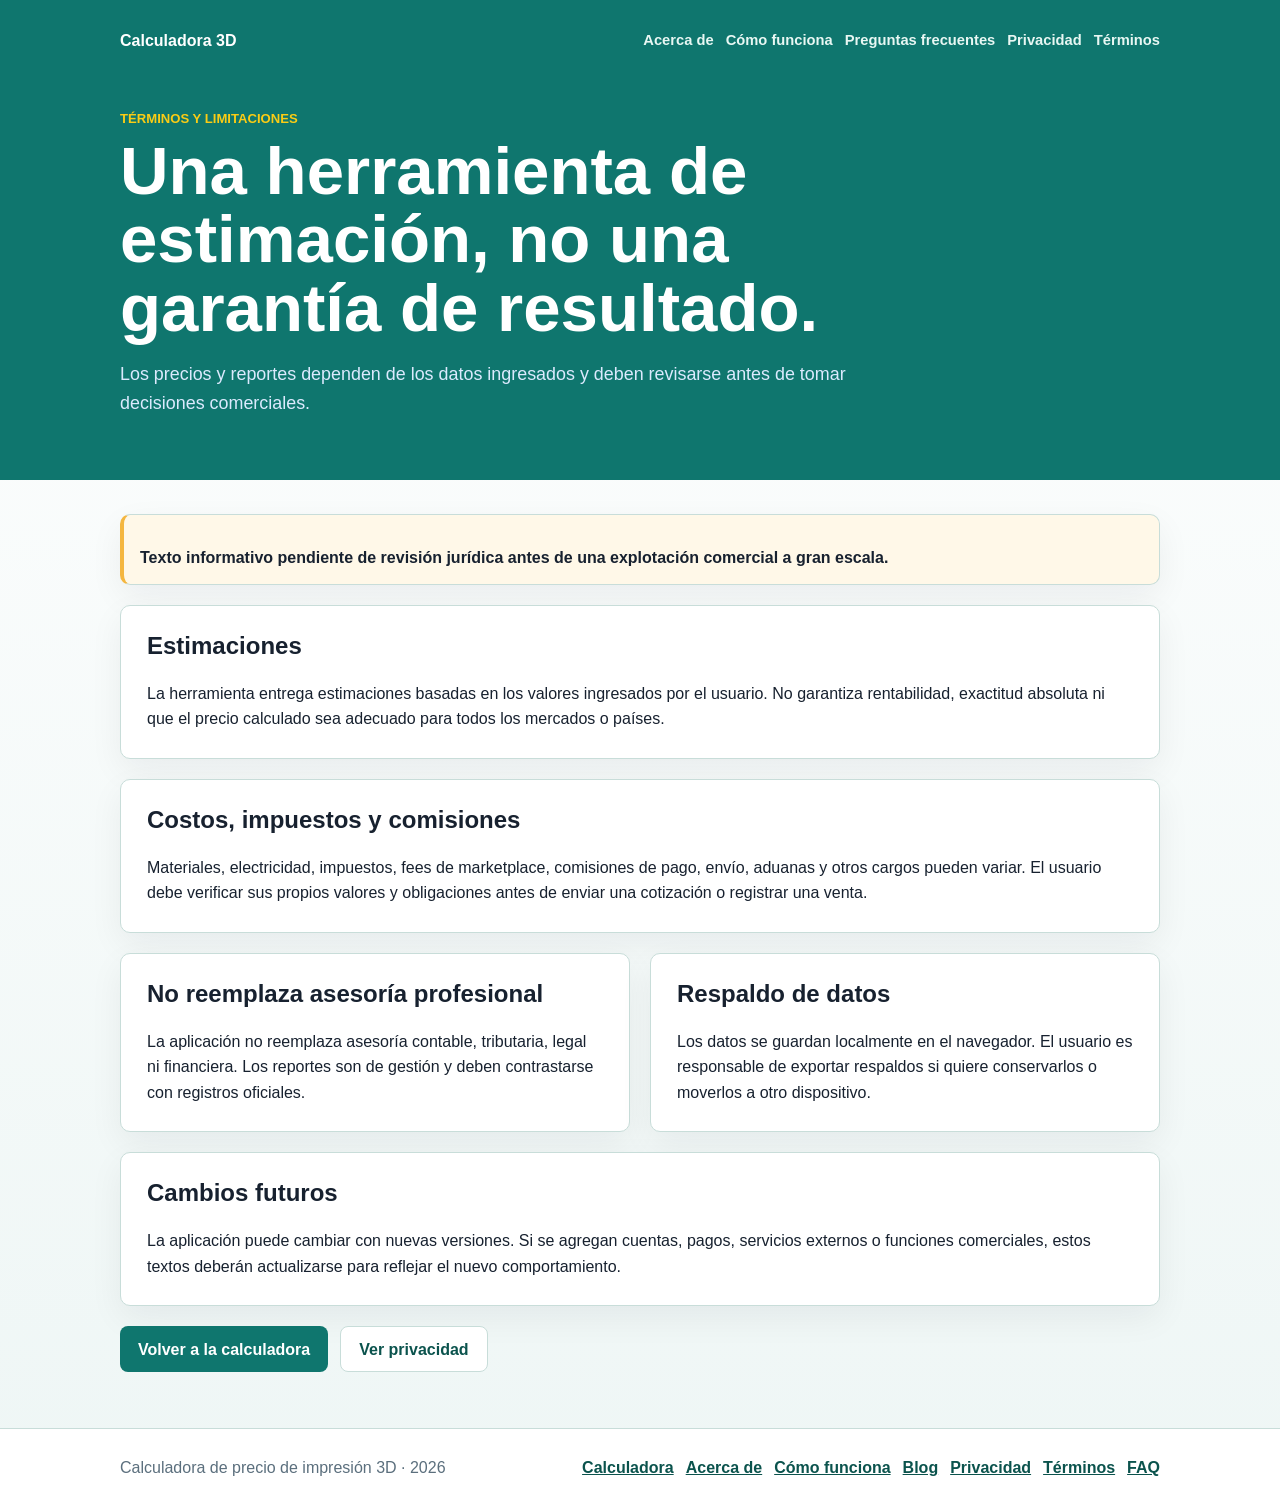
<file: pages/terminos.html>
<!DOCTYPE html>
<html lang="es">
<head>
  <meta charset="UTF-8">
  <meta name="viewport" content="width=device-width, initial-scale=1.0">
  <title>Términos y limitaciones | Calculadora de precio de impresión 3D</title>
  <meta name="description" content="Limitaciones de uso de la calculadora de impresión 3D: estimaciones, responsabilidad sobre datos, costos, impuestos, respaldos y cambios futuros.">
  <meta name="robots" content="index, follow">
  <link rel="canonical" href="https://raularqueros.github.io/calculadora-precio-impresion-3d-completa/pages/terminos.html">
  <link rel="icon" href="../assets/icons/favicon.svg" type="image/svg+xml">
  <meta property="og:type" content="article">
  <meta property="og:title" content="Términos y limitaciones de la calculadora de impresión 3D">
  <meta property="og:description" content="Información sobre estimaciones, responsabilidad de uso, respaldos locales y límites de la herramienta.">
  <meta property="og:url" content="https://raularqueros.github.io/calculadora-precio-impresion-3d-completa/pages/terminos.html">
  <meta property="og:image" content="https://raularqueros.github.io/calculadora-precio-impresion-3d-completa/assets/images/social-preview.svg">
  <meta property="og:site_name" content="Calculadora de precio de impresión 3D">
  <meta property="og:locale" content="es_CL">
  <meta name="twitter:card" content="summary_large_image">
  <meta name="twitter:title" content="Términos y limitaciones de la calculadora de impresión 3D">
  <meta name="twitter:description" content="Conoce el alcance de las estimaciones, costos y responsabilidades de uso.">
  <meta name="twitter:image" content="https://raularqueros.github.io/calculadora-precio-impresion-3d-completa/assets/images/social-preview.svg">
  <link rel="stylesheet" href="../styles/public-pages.css">
</head>
<body>
  <header class="public-header">
    <nav class="public-nav" aria-label="Navegación pública">
      <a class="public-brand" href="../index.html">Calculadora 3D</a>
      <div class="public-nav__links">
        <a href="acerca-de.html">Acerca de</a>
        <a href="como-funciona.html">Cómo funciona</a>
        <a href="preguntas-frecuentes.html">Preguntas frecuentes</a>
        <a href="privacidad.html">Privacidad</a>
        <a href="terminos.html">Términos</a>
      </div>
    </nav>
    <section class="public-hero">
      <p>Términos y limitaciones</p>
      <h1>Una herramienta de estimación, no una garantía de resultado.</h1>
      <p class="lead">Los precios y reportes dependen de los datos ingresados y deben revisarse antes de tomar decisiones comerciales.</p>
    </section>
  </header>

  <main class="public-content">
    <section class="public-card public-note">
      <p><strong>Texto informativo pendiente de revisión jurídica antes de una explotación comercial a gran escala.</strong></p>
    </section>

    <section class="public-card">
      <h2>Estimaciones</h2>
      <p>La herramienta entrega estimaciones basadas en los valores ingresados por el usuario. No garantiza rentabilidad, exactitud absoluta ni que el precio calculado sea adecuado para todos los mercados o países.</p>
    </section>

    <section class="public-card">
      <h2>Costos, impuestos y comisiones</h2>
      <p>Materiales, electricidad, impuestos, fees de marketplace, comisiones de pago, envío, aduanas y otros cargos pueden variar. El usuario debe verificar sus propios valores y obligaciones antes de enviar una cotización o registrar una venta.</p>
    </section>

    <section class="public-grid">
      <article class="public-card">
        <h2>No reemplaza asesoría profesional</h2>
        <p>La aplicación no reemplaza asesoría contable, tributaria, legal ni financiera. Los reportes son de gestión y deben contrastarse con registros oficiales.</p>
      </article>
      <article class="public-card">
        <h2>Respaldo de datos</h2>
        <p>Los datos se guardan localmente en el navegador. El usuario es responsable de exportar respaldos si quiere conservarlos o moverlos a otro dispositivo.</p>
      </article>
    </section>

    <section class="public-card">
      <h2>Cambios futuros</h2>
      <p>La aplicación puede cambiar con nuevas versiones. Si se agregan cuentas, pagos, servicios externos o funciones comerciales, estos textos deberán actualizarse para reflejar el nuevo comportamiento.</p>
    </section>

    <div class="public-actions">
      <a class="public-button" href="../index.html">Volver a la calculadora</a>
      <a class="public-button secondary" href="privacidad.html">Ver privacidad</a>
    </div>
  </main>

  <footer class="public-footer">
    <div class="public-footer__inner">
      <p>Calculadora de precio de impresión 3D · <span class="public-year">2026</span></p>
      <nav aria-label="Enlaces públicos">
        <a href="../index.html">Calculadora</a>
        <a href="acerca-de.html">Acerca de</a>
        <a href="como-funciona.html">Cómo funciona</a>
        <a href="../blog/index.html">Blog</a>
        <a href="privacidad.html">Privacidad</a>
        <a href="terminos.html">Términos</a>
        <a href="preguntas-frecuentes.html">FAQ</a>
      </nav>
    </div>
  </footer>
  <script>
    document.querySelector(".public-year").textContent = new Date().getFullYear();
  </script>
</body>
</html>
</file>
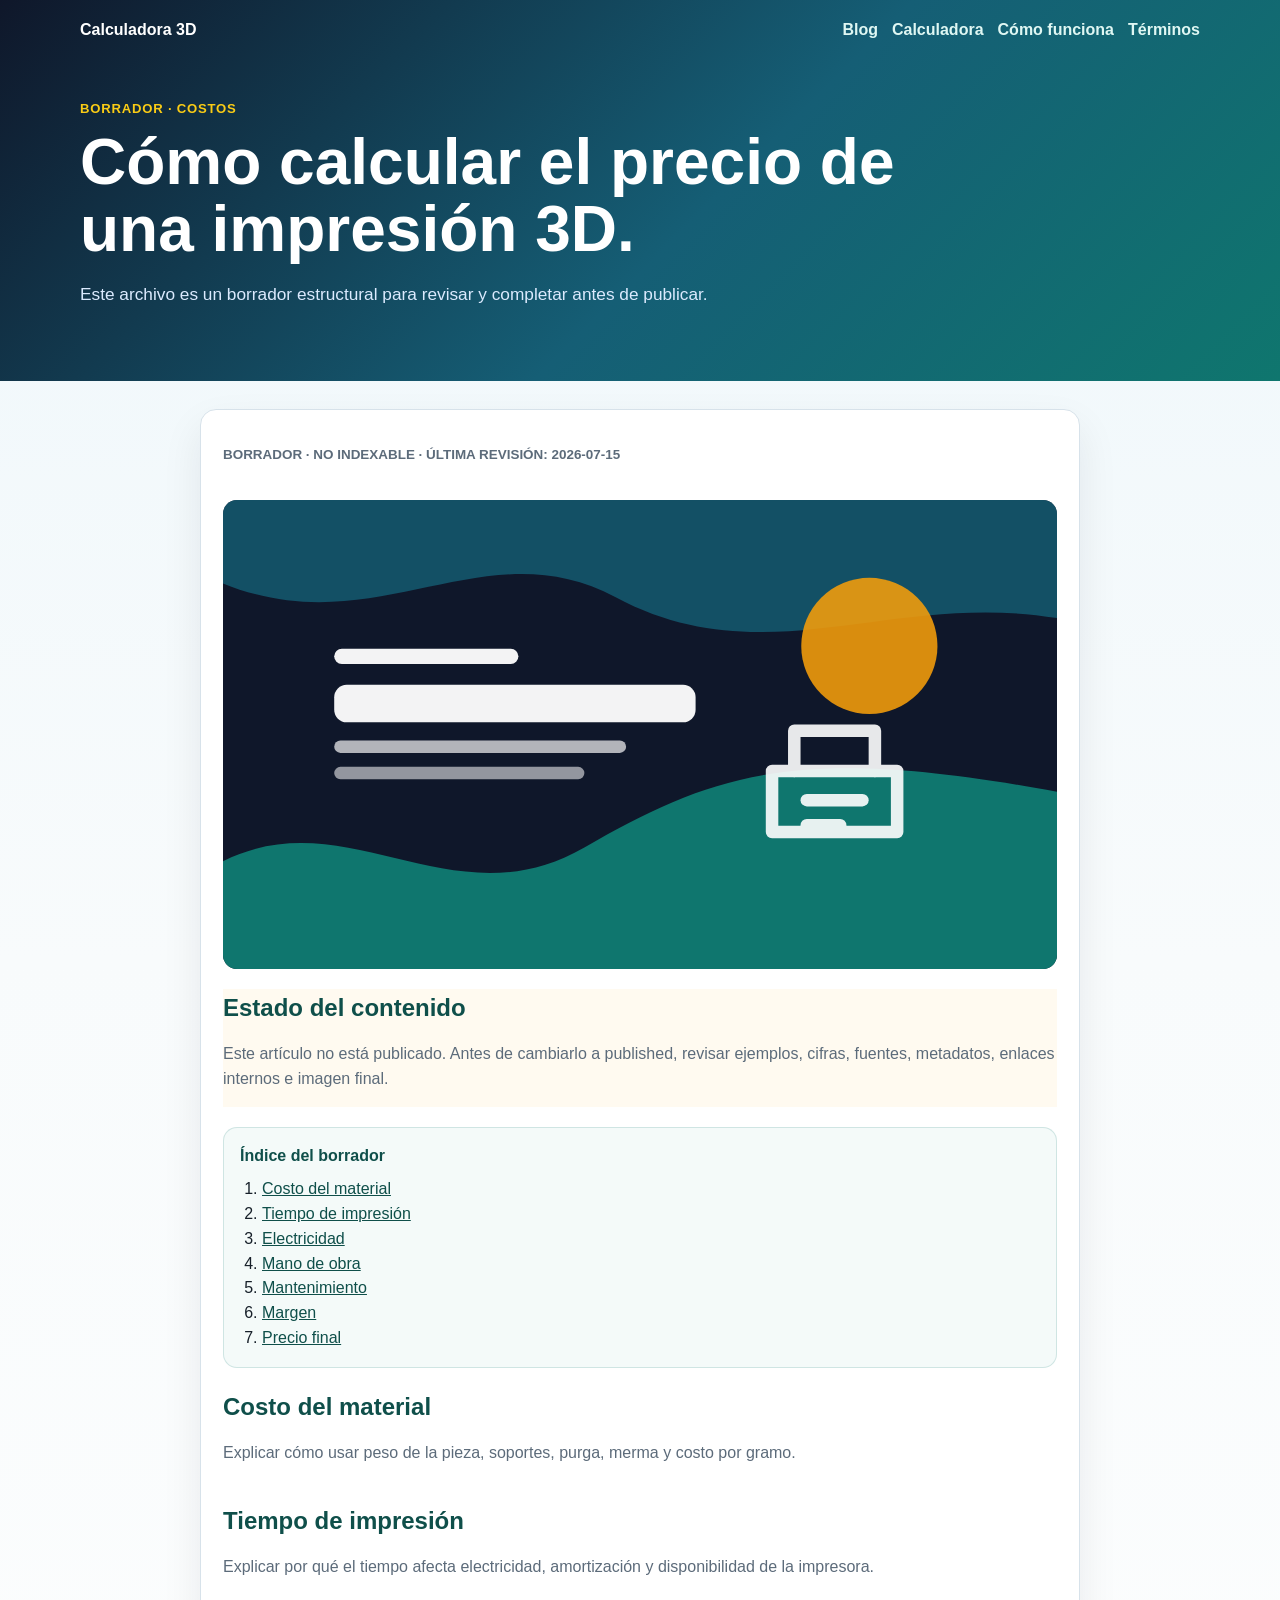
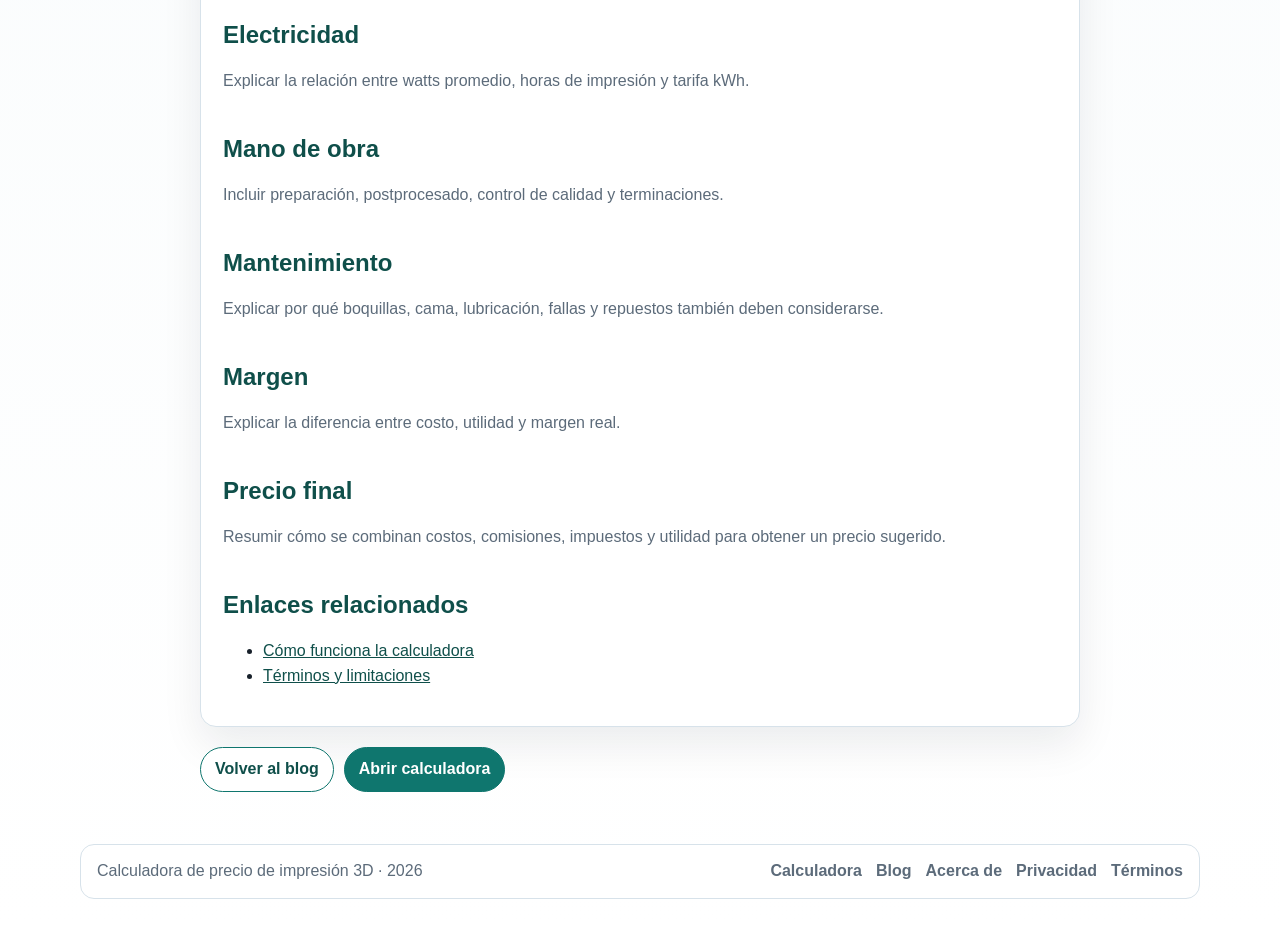
<file: blog/articulos/como-calcular-precio-impresion-3d.html>
<!DOCTYPE html>
<html lang="es">
<head>
  <meta charset="UTF-8">
  <meta name="viewport" content="width=device-width, initial-scale=1.0">
  <title>Borrador: Cómo calcular el precio de una impresión 3D | Blog</title>
  <meta name="description" content="Borrador estructural no publicado para preparar una guía sobre costos, tiempo, electricidad, mano de obra, mantenimiento, margen y precio final.">
  <meta name="robots" content="noindex, nofollow">
  <link rel="canonical" href="https://raularqueros.github.io/calculadora-precio-impresion-3d-completa/blog/articulos/como-calcular-precio-impresion-3d.html">
  <link rel="icon" href="../../assets/icons/favicon.svg" type="image/svg+xml">
  <meta property="og:type" content="article">
  <meta property="og:title" content="Borrador: Cómo calcular el precio de una impresión 3D">
  <meta property="og:description" content="Estructura base para una futura guía educativa sobre precios de impresión 3D.">
  <meta property="og:url" content="https://raularqueros.github.io/calculadora-precio-impresion-3d-completa/blog/articulos/como-calcular-precio-impresion-3d.html">
  <meta property="og:image" content="https://raularqueros.github.io/calculadora-precio-impresion-3d-completa/assets/images/blog/placeholder-articulo.svg">
  <meta property="og:site_name" content="Calculadora de precio de impresión 3D">
  <meta property="og:locale" content="es_CL">
  <meta name="twitter:card" content="summary_large_image">
  <meta name="twitter:title" content="Borrador: Cómo calcular el precio de una impresión 3D">
  <meta name="twitter:description" content="Borrador no publicado para revisar antes de activar en el blog.">
  <meta name="twitter:image" content="https://raularqueros.github.io/calculadora-precio-impresion-3d-completa/assets/images/blog/placeholder-articulo.svg">
  <link rel="stylesheet" href="../../styles/blog.css">
</head>
<body>
  <header class="blog-header">
    <nav class="blog-nav" aria-label="Navegación pública">
      <a class="blog-brand" href="../../index.html">Calculadora 3D</a>
      <div class="blog-nav__links">
        <a href="../index.html">Blog</a>
        <a href="../../index.html">Calculadora</a>
        <a href="../../pages/como-funciona.html">Cómo funciona</a>
        <a href="../../pages/terminos.html">Términos</a>
      </div>
    </nav>
    <section class="blog-hero">
      <p>Borrador · Costos</p>
      <h1>Cómo calcular el precio de una impresión 3D.</h1>
      <p class="lead">Este archivo es un borrador estructural para revisar y completar antes de publicar.</p>
    </section>
  </header>

  <main class="blog-content article-layout">
    <article class="blog-card article-card">
      <p class="post-card__meta">Borrador · No indexable · Última revisión: 2026-07-15</p>
      <img src="../../assets/images/blog/placeholder-articulo.svg" alt="Imagen temporal para un artículo de costos de impresión 3D" width="1200" height="675" loading="lazy">

      <section class="blog-note">
        <h2>Estado del contenido</h2>
        <p>Este artículo no está publicado. Antes de cambiarlo a published, revisar ejemplos, cifras, fuentes, metadatos, enlaces internos e imagen final.</p>
      </section>

      <nav class="article-index" aria-label="Índice del artículo">
        <h2>Índice del borrador</h2>
        <ol>
          <li><a href="#costo-material">Costo del material</a></li>
          <li><a href="#tiempo-impresion">Tiempo de impresión</a></li>
          <li><a href="#electricidad">Electricidad</a></li>
          <li><a href="#mano-obra">Mano de obra</a></li>
          <li><a href="#mantenimiento">Mantenimiento</a></li>
          <li><a href="#margen">Margen</a></li>
          <li><a href="#precio-final">Precio final</a></li>
        </ol>
      </nav>

      <section id="costo-material">
        <h2>Costo del material</h2>
        <p><!-- Completar con explicación revisada. --> Explicar cómo usar peso de la pieza, soportes, purga, merma y costo por gramo.</p>
      </section>

      <section id="tiempo-impresion">
        <h2>Tiempo de impresión</h2>
        <p><!-- Completar con ejemplos reales. --> Explicar por qué el tiempo afecta electricidad, amortización y disponibilidad de la impresora.</p>
      </section>

      <section id="electricidad">
        <h2>Electricidad</h2>
        <p><!-- Verificar tarifas y unidades. --> Explicar la relación entre watts promedio, horas de impresión y tarifa kWh.</p>
      </section>

      <section id="mano-obra">
        <h2>Mano de obra</h2>
        <p><!-- Completar con criterios de taller. --> Incluir preparación, postprocesado, control de calidad y terminaciones.</p>
      </section>

      <section id="mantenimiento">
        <h2>Mantenimiento</h2>
        <p><!-- Revisar antes de publicar. --> Explicar por qué boquillas, cama, lubricación, fallas y repuestos también deben considerarse.</p>
      </section>

      <section id="margen">
        <h2>Margen</h2>
        <p><!-- Completar con advertencias comerciales. --> Explicar la diferencia entre costo, utilidad y margen real.</p>
      </section>

      <section id="precio-final">
        <h2>Precio final</h2>
        <p><!-- Completar con flujo recomendado. --> Resumir cómo se combinan costos, comisiones, impuestos y utilidad para obtener un precio sugerido.</p>
      </section>

      <section>
        <h2>Enlaces relacionados</h2>
        <ul>
          <li><a href="../../pages/como-funciona.html">Cómo funciona la calculadora</a></li>
          <li><a href="../../pages/terminos.html">Términos y limitaciones</a></li>
        </ul>
      </section>
    </article>

    <div class="blog-actions">
      <a class="blog-button secondary" href="../index.html">Volver al blog</a>
      <a class="blog-button" href="../../index.html">Abrir calculadora</a>
    </div>
  </main>

  <footer class="blog-footer">
    <div class="blog-footer__inner">
      <p>Calculadora de precio de impresión 3D · <span id="blogFooterYear">2026</span></p>
      <nav aria-label="Enlaces públicos">
        <a href="../../index.html">Calculadora</a>
        <a href="../index.html">Blog</a>
        <a href="../../pages/acerca-de.html">Acerca de</a>
        <a href="../../pages/privacidad.html">Privacidad</a>
        <a href="../../pages/terminos.html">Términos</a>
      </nav>
    </div>
  </footer>
  <script>
    document.getElementById("blogFooterYear").textContent = new Date().getFullYear();
  </script>
</body>
</html>
</file>
<file: styles.css>
/* Estilos generales de la pagina */
:root {
  --bg: #f3f7fb;
  --surface: #ffffff;
  --text: #17202a;
  --muted: #64748b;
  --line: #d9e2ec;
  --primary: #0f766e;
  --primary-dark: #134e4a;
  --accent: #f59e0b;
  --soft: #f8fafc;
  --soft-strong: #ecfdf5;
  --success: #15803d;
  --shadow: 0 16px 34px rgba(15, 23, 42, 0.08);
  --shadow-soft: 0 8px 18px rgba(15, 23, 42, 0.06);
}

* {
  box-sizing: border-box;
}
.skip-link {
  position: fixed;
  top: 12px;
  left: 12px;
  z-index: 1000;
  padding: 10px 14px;
  color: #ffffff;
  background: var(--primary-dark);
  border-radius: 8px;
  box-shadow: 0 12px 28px rgba(31, 41, 51, 0.24);
  transform: translateY(-150%);
  transition: transform 0.18s ease;
}

.skip-link:focus,
.skip-link:focus-visible {
  transform: translateY(0);
}

.sr-only {
  position: absolute;
  width: 1px;
  height: 1px;
  padding: 0;
  margin: -1px;
  overflow: hidden;
  clip: rect(0, 0, 0, 0);
  white-space: nowrap;
  border: 0;
}

body.modal-open {
  overflow: hidden;
}

html,
body {
  max-width: 100%;
  overflow-x: hidden;
}

[hidden] {
  display: none !important;
}


body {
  margin: 0;
  font-family: Arial, Helvetica, sans-serif;
  color: var(--text);
  background:
    linear-gradient(180deg, #e8f4f6 0, var(--bg) 260px),
    var(--bg);
}

.site-header {
  padding: 34px 20px 26px;
  color: #ffffff;
  background: linear-gradient(135deg, #0f172a 0%, #155e75 55%, #0f766e 100%);
  border-bottom: 1px solid rgba(255, 255, 255, 0.16);
}

.site-header > div,
.calculator {
  width: min(1120px, 100%);
  margin: 0 auto;
}

/* Gestión local de impresoras */
.printers-panel,
.printers-list,
.printers-table-scroll {
  min-width: 0;
  max-width: 100%;
}

.printers-kpi-grid {
  grid-template-columns: repeat(4, minmax(0, 1fr));
  margin: 24px 0;
}

.printers-filters-card {
  margin-bottom: 22px;
  padding: 16px;
  background: var(--soft);
  border: 1px solid var(--line);
  border-radius: 10px;
}

.printers-filters-heading {
  display: flex;
  align-items: center;
  justify-content: space-between;
  gap: 16px;
  margin-bottom: 14px;
}

.printers-filters-heading h3 {
  margin: 0;
}

.printers-filters {
  grid-template-columns: minmax(240px, 2fr) repeat(3, minmax(145px, 1fr));
  margin: 0;
}

.printers-table-scroll {
  overflow-x: auto;
  overscroll-behavior-inline: contain;
}

.printers-table {
  min-width: 1050px;
}

.printers-table th,
.printers-table td {
  vertical-align: middle;
}

.printer-status,
.printer-default-badge {
  display: inline-flex;
  align-items: center;
  min-height: 28px;
  padding: 4px 9px;
  border: 1px solid #94a3b8;
  border-radius: 999px;
  background: #f8fafc;
  color: #334155;
  font-size: 0.78rem;
  font-weight: 800;
  line-height: 1.2;
}

.printer-default-badge {
  border-color: #0e7490;
  background: #ecfeff;
  color: #155e75;
}

.printer-row-actions {
  display: grid;
  gap: 7px;
  min-width: 145px;
}

.printer-row-actions button,
.printer-secondary-actions summary {
  width: 100%;
  min-height: 44px;
  padding: 7px 10px;
  font-size: 0.8rem;
}

.printer-secondary-actions summary {
  display: flex;
  align-items: center;
  justify-content: center;
  color: var(--text);
  background: #edf2f4;
  border: 1px solid var(--line);
  border-radius: 6px;
  font-weight: 700;
  cursor: pointer;
}

.printer-secondary-actions > div {
  display: grid;
  gap: 7px;
  margin-top: 7px;
}

.printers-table td > small {
  display: block;
  margin-top: 3px;
  color: var(--muted);
}

.printer-empty-state {
  padding: clamp(28px, 5vw, 52px) 20px;
  border: 1px dashed #94a3b8;
  border-radius: 8px;
  background: #f8fafc;
  text-align: center;
}

.printer-empty-state strong {
  display: block;
  color: #0f172a;
  font-size: 1.05rem;
}

.printer-empty-state p {
  max-width: 560px;
  margin: 8px auto 18px;
  color: #475569;
}

.printer-empty-state button {
  width: auto;
}

.printer-detail-panel {
  scroll-margin-top: 24px;
}

.printer-detail-grid p {
  overflow-wrap: anywhere;
}

.printer-modal__content {
  width: min(900px, calc(100vw - 32px));
  max-height: min(92vh, 920px);
  overflow-x: hidden;
  overflow-y: auto;
  overscroll-behavior: contain;
}

.printer-form-section {
  min-width: 0;
  margin: 20px 0 0;
  padding: 18px;
  border: 1px solid #cbd5e1;
  border-radius: 8px;
}

.printer-form-section legend {
  padding: 0 7px;
  color: #0f172a;
  font-weight: 850;
}

.printer-form-section .field-grid {
  margin: 0;
}

.printer-form-section label {
  min-width: 0;
}

.printer-catalog-results {
  display: grid;
  max-height: 230px;
  margin: 10px 0 16px;
  overflow-y: auto;
  border: 1px solid #cbd5e1;
  border-radius: 6px;
  background: #fff;
}

.printer-catalog-results button {
  display: flex;
  align-items: center;
  justify-content: space-between;
  gap: 14px;
  width: 100%;
  min-height: 44px;
  padding: 9px 12px;
  border: 0;
  border-bottom: 1px solid #e2e8f0;
  border-radius: 0;
  background: #fff;
  color: #0f172a;
  text-align: left;
}

.printer-catalog-results button:hover,
.printer-catalog-results button:focus-visible {
  background: #eff6ff;
}

.printer-catalog-results button span {
  color: #475569;
  font-size: 0.84rem;
}

.printer-manual-fields {
  margin-top: 14px !important;
}

.printer-profile-note {
  align-self: end;
  min-width: 0;
}

.printer-profile-note .help-text {
  margin: 0 0 8px;
}

.compact-actions {
  display: flex;
  flex-wrap: wrap;
  gap: 8px;
}

.field-error {
  display: block;
  min-height: 18px;
  margin-top: 4px;
  color: #b91c1c;
  font-size: 0.78rem;
  font-weight: 700;
}

#impresoraForm [aria-invalid="true"] {
  border-color: #b91c1c;
  box-shadow: 0 0 0 2px rgba(185, 28, 28, 0.12);
}

.printer-default-check {
  display: flex;
  align-items: center;
  gap: 10px;
  margin-top: 16px;
}

.printer-default-check input {
  flex: 0 0 auto;
  width: 20px;
  height: 20px;
}

.printer-cost-preview {
  display: grid;
  gap: 5px;
  margin: 20px 0;
  padding: 18px;
  border-left: 4px solid #0e7490;
  background: #ecfeff;
}

.printer-cost-preview span,
.printer-cost-preview small {
  color: #475569;
}

.printer-cost-preview strong {
  color: #0f172a;
  font-size: clamp(1.25rem, 3vw, 1.7rem);
}

#impresoraForm > .actions {
  display: grid;
  grid-template-columns: minmax(180px, 1.25fr) minmax(150px, 0.75fr);
  gap: 10px;
}

#impresoraForm > .actions button {
  width: 100%;
  min-width: 0;
}

@media (max-width: 1100px) {
  .printers-kpi-grid {
    grid-template-columns: repeat(2, minmax(0, 1fr));
  }
}

@media (max-width: 768px) {
  .printers-heading {
    align-items: stretch;
    flex-direction: column;
  }

  .printers-heading > button,
  .printers-filters-heading button,
  .printer-detail-actions button,
  .printer-empty-state button {
    width: 100%;
  }

  .printers-kpi-grid {
    grid-template-columns: repeat(2, minmax(0, 1fr));
  }

  .printers-filters,
  .printer-form-section .field-grid,
  .printer-detail-grid {
    grid-template-columns: minmax(0, 1fr);
  }

  .printers-table {
    min-width: 0;
  }

  .printers-table thead {
    display: none;
  }

  .printers-table,
  .printers-table tbody,
  .printers-table tr,
  .printers-table td {
    display: block;
    width: 100%;
  }

  .printers-table tr {
    margin-bottom: 14px;
    padding: 16px;
    border: 1px solid #cbd5e1;
    border-radius: 8px;
    background: #fff;
  }

  .printers-table td {
    display: grid;
    grid-template-columns: minmax(110px, 0.75fr) minmax(0, 1.25fr);
    gap: 12px;
    padding: 8px 0;
    border: 0;
    text-align: left;
    overflow-wrap: anywhere;
  }

  .printers-table td::before {
    content: attr(data-label);
    color: #475569;
    font-size: 0.82rem;
    font-weight: 800;
  }

  .printers-table td:last-child {
    display: block;
    padding-top: 12px;
  }

  .printers-table td:last-child::before {
    display: none;
  }

  .printer-row-actions {
    display: grid;
    grid-template-columns: minmax(0, 1fr);
  }

  .printer-row-actions button {
    width: 100%;
    min-height: 44px;
  }

  .printer-modal__content {
    width: calc(100vw - 20px);
    max-height: calc(100dvh - 20px);
    padding: 20px 16px;
  }

  .printer-form-section {
    padding: 14px;
  }

  .printer-catalog-results button {
    align-items: flex-start;
    flex-direction: column;
    gap: 2px;
  }

  .printer-profile-note button,
  .compact-actions button {
    width: 100%;
  }
}

@media (max-width: 390px) {
  .printers-kpi-grid,
  .printer-row-actions {
    grid-template-columns: minmax(0, 1fr);
  }

  .printers-table td {
    grid-template-columns: minmax(95px, 0.8fr) minmax(0, 1.2fr);
  }
}

/* Inventario local de filamentos */
.filaments-panel,
.filaments-list,
.filaments-table-scroll {
  min-width: 0;
  max-width: 100%;
}

.filaments-kpi-grid {
  grid-template-columns: repeat(4, minmax(0, 1fr));
  margin: 24px 0;
}

.filaments-kpi-grid .jobs-kpi-card {
  display: flex;
  min-height: 108px;
  flex-direction: column;
  align-items: flex-start;
  justify-content: space-between;
  gap: 12px;
}

.filaments-kpi-grid .jobs-kpi-card span,
.filaments-kpi-grid .jobs-kpi-card strong {
  min-width: 0;
}

.filaments-kpi-grid .jobs-kpi-card strong {
  font-size: clamp(1.5rem, 2vw, 2rem);
  text-align: left;
}

.filaments-filters-card {
  margin-bottom: 22px;
  padding: 18px;
  border: 1px solid #cbd5e1;
  border-radius: 10px;
  background: #f8fafc;
}

.filaments-filters-heading {
  display: flex;
  gap: 16px;
  align-items: center;
  justify-content: space-between;
  margin-bottom: 14px;
}

.filaments-filters-heading h3 {
  margin: 0;
}

.filaments-filters-heading button {
  min-height: 44px;
}

.filaments-filters {
  grid-template-columns: minmax(260px, 2fr) repeat(5, minmax(128px, 1fr));
  margin: 0;
}

.filaments-filters input,
.filaments-filters select {
  min-width: 0;
  min-height: 44px;
}

.filaments-table-scroll,
.filament-movements-scroll {
  max-width: 100%;
  overflow-x: auto;
  overscroll-behavior-inline: contain;
}

.filaments-table {
  min-width: 1120px;
}

.filaments-table td,
.filaments-table th {
  vertical-align: middle;
}

.filaments-table td > small,
.filament-progress + small {
  display: block;
  margin-top: 4px;
  color: #475569;
}

.filament-progress {
  width: 100%;
  min-width: 110px;
  height: 10px;
  overflow: hidden;
  border: 1px solid #94a3b8;
  border-radius: 999px;
  background: #e2e8f0;
}

.filament-progress > span {
  display: block;
  height: 100%;
  background: #0f766e;
}

.filament-stock-alert {
  display: inline-flex;
  align-items: center;
  min-height: 26px;
  margin: 5px 0 0;
  padding: 3px 8px;
  border: 1px solid #b45309;
  border-radius: 999px;
  background: #fffbeb;
  color: #92400e;
  font-size: 0.76rem;
  font-weight: 800;
}

.filament-stock-alert--empty {
  border-color: #b91c1c;
  color: #991b1b;
  background: #fef2f2;
}

.filament-color-line {
  display: inline-flex;
  align-items: center;
  gap: 7px;
  overflow-wrap: anywhere;
}

.filament-color-line i {
  flex: 0 0 auto;
  width: 18px;
  height: 18px;
  border: 1px solid #64748b;
  border-radius: 50%;
}

.filament-color-line > span {
  display: grid;
  gap: 2px;
  min-width: 0;
}

.filament-color-line small {
  color: #475569;
}

.filament-row-actions,
.filament-detail-actions {
  display: grid;
  grid-template-columns: repeat(2, minmax(0, 1fr));
  gap: 7px;
}

.filament-row-actions button,
.filament-detail-actions button,
.filament-secondary-actions summary {
  width: 100%;
  min-height: 44px;
  padding: 7px 10px;
  font-size: 0.8rem;
}

.filament-secondary-actions {
  grid-column: 1 / -1;
  min-width: 0;
}

.filament-secondary-actions summary {
  display: flex;
  align-items: center;
  justify-content: center;
  box-sizing: border-box;
  color: #0f4f4a;
  background: #fff;
  border: 1px solid #8fb9b5;
  border-radius: 6px;
  font-weight: 800;
  cursor: pointer;
  list-style: none;
}

.filament-secondary-actions summary::-webkit-details-marker {
  display: none;
}

.filament-secondary-actions summary::after {
  content: "⌄";
  margin-left: 8px;
  transition: transform 0.18s ease;
}

.filament-secondary-actions[open] summary::after {
  transform: rotate(180deg);
}

.filament-secondary-actions summary:hover {
  background: #f0fdfa;
}

.filament-secondary-actions summary:focus-visible {
  outline: 3px solid rgba(15, 118, 110, 0.3);
  outline-offset: 2px;
}

.filament-secondary-actions > div {
  display: grid;
  gap: 7px;
  margin-top: 7px;
}

.filament-detail-panel {
  scroll-margin-top: 24px;
}

.filament-detail-grid {
  display: grid;
  grid-template-columns: repeat(4, minmax(0, 1fr));
  gap: 18px;
  margin-top: 20px;
}

.filament-detail-grid section {
  min-width: 0;
  padding-left: 14px;
  border-left: 3px solid #cbd5e1;
}

.filament-detail-grid h4,
.filament-movements h4 {
  margin: 0 0 12px;
}

.filament-detail-grid p {
  margin: 7px 0;
  overflow-wrap: anywhere;
}

.filament-movements {
  margin-top: 24px;
}

.filament-movements table {
  min-width: 760px;
}

.filament-modal__content {
  width: min(920px, calc(100vw - 32px));
  max-height: min(92vh, 940px);
  overflow-x: hidden;
  overflow-y: auto;
  overscroll-behavior: contain;
}

.filament-stock-modal__content {
  width: min(520px, calc(100vw - 32px));
  max-height: min(90vh, 680px);
  overflow-x: hidden;
  overflow-y: auto;
}

.filament-stock-context {
  display: grid;
  gap: 4px;
  margin: 8px 0 18px;
  padding: 14px;
  border-left: 4px solid #0f766e;
  background: #f0fdfa;
}

.filament-stock-context strong {
  color: #0f172a;
  font-size: 1.05rem;
}

.filament-stock-context span {
  color: #475569;
}

.filament-stock-modal__content form {
  display: grid;
  gap: 14px;
}

.filament-stock-modal__content label,
.filament-stock-modal__content select,
.filament-stock-modal__content input,
.filament-stock-modal__content textarea,
.filament-stock-modal__content button {
  min-width: 0;
}

.filament-stock-modal__content select,
.filament-stock-modal__content input,
.filament-stock-modal__content button {
  min-height: 44px;
}

.filament-stock-modal__content .actions {
  display: grid;
  grid-template-columns: repeat(2, minmax(0, 1fr));
}

.filament-stock-modal__content .actions button {
  width: 100%;
  min-width: 0;
}

.filament-form-section {
  min-width: 0;
  margin: 20px 0 0;
  padding: 18px;
  border: 1px solid #cbd5e1;
  border-radius: 8px;
}

.filament-form-section legend {
  padding: 0 7px;
  color: #0f172a;
  font-weight: 850;
}

.filament-form-section .field-grid {
  margin: 0;
}

.filament-form-section label,
.filament-form-section select,
.filament-form-section input {
  min-width: 0;
}

.filament-cost-fields {
  margin-top: 14px !important;
}

.filament-cost-preview {
  display: grid;
  gap: 5px;
  margin-top: 18px;
  padding: 16px;
  border-left: 4px solid #0f766e;
  background: #ecfdf5;
}

.filament-cost-preview strong {
  font-size: 1.3rem;
}

.filament-weight-tool {
  display: grid;
  grid-template-columns: minmax(180px, 1fr) minmax(180px, 1fr) auto;
  align-items: end;
  gap: 14px;
  margin-top: 18px;
  padding: 14px;
  border: 1px dashed #94a3b8;
  background: #f8fafc;
}

.filament-weight-tool > div {
  display: grid;
  gap: 7px;
  min-height: 44px;
}

.filament-weight-tool span {
  color: #475569;
  font-size: 0.84rem;
  font-weight: 700;
}

.filament-modal-actions {
  display: grid;
  grid-template-columns: repeat(2, minmax(0, 1fr));
  margin: 20px -2px 0;
  padding: 14px 2px 2px;
  background: #fff;
  border-top: 1px solid #e2e8f0;
}

.filament-modal-actions button {
  width: 100%;
  min-width: 0;
  min-height: 44px;
}

@media (max-width: 1100px) {
  .filaments-kpi-grid {
    grid-template-columns: repeat(2, minmax(0, 1fr));
  }

  .filaments-filters {
    grid-template-columns: repeat(2, minmax(0, 1fr));
  }

  .filaments-filters .jobs-search-field {
    grid-column: 1 / -1;
  }

  .filament-detail-grid {
    grid-template-columns: repeat(2, minmax(0, 1fr));
  }
}

@media (max-width: 768px) {
  .filaments-heading {
    align-items: stretch;
    flex-direction: column;
  }

  .filaments-heading > button,
  .filament-detail-actions button,
  .filament-modal-actions button {
    width: 100%;
  }

  .filament-detail-actions,
  .filament-stock-modal__content .actions {
    grid-template-columns: minmax(0, 1fr);
  }

  .filament-stock-modal__content .actions button {
    width: 100%;
  }

  .filaments-filters,
  .filament-form-section .field-grid,
  .filament-detail-grid,
  .filament-weight-tool {
    grid-template-columns: minmax(0, 1fr);
  }

  .filaments-table {
    min-width: 0;
  }

  .filaments-table thead {
    display: none;
  }

  .filaments-table,
  .filaments-table tbody,
  .filaments-table tr,
  .filaments-table td {
    display: block;
    width: 100%;
  }

  .filaments-table tr {
    margin-bottom: 14px;
    padding: 16px;
    border: 1px solid #cbd5e1;
    border-radius: 8px;
    background: #fff;
  }

  .filaments-table td {
    display: grid;
    grid-template-columns: minmax(110px, 0.75fr) minmax(0, 1.25fr);
    gap: 12px;
    padding: 8px 0;
    border: 0;
    text-align: left;
    overflow-wrap: anywhere;
  }

  .filaments-table td::before {
    content: attr(data-label);
    color: #475569;
    font-size: 0.82rem;
    font-weight: 800;
  }

  .filaments-table td:last-child {
    display: block;
    padding-top: 12px;
  }

  .filaments-table td:last-child::before {
    display: none;
  }

  .filament-row-actions {
    grid-template-columns: minmax(0, 1fr);
  }

  .filament-row-actions button {
    width: 100%;
    min-height: 44px;
  }

  .filament-modal__content,
  .filament-stock-modal__content {
    width: calc(100vw - 20px);
    max-height: calc(100dvh - 20px);
    padding: 20px 16px;
  }

  .filament-form-section {
    padding: 14px;
  }

  .filaments-filters-heading {
    align-items: stretch;
    flex-direction: column;
  }

  .filaments-filters-heading button {
    width: 100%;
  }
}

@media (max-width: 390px) {
  .filaments-kpi-grid,
  .filament-modal-actions {
    grid-template-columns: minmax(0, 1fr);
  }

  .filaments-table td {
    grid-template-columns: minmax(95px, 0.8fr) minmax(0, 1.2fr);
  }
}

/* Estructura principal tipo panel de control */
.dashboard-shell {
  display: grid;
  grid-template-columns: 220px minmax(0, 1fr);
  gap: 20px;
  width: min(1480px, 100%);
  margin: 0 auto;
  padding: 24px 20px 40px;
}

.dashboard-sidebar {
  min-width: 0;
}

.dashboard-nav {
  position: sticky;
  top: 20px;
  display: grid;
  gap: 3px;
  padding: 6px;
  background: rgba(255, 255, 255, 0.72);
  border: 1px solid rgba(217, 226, 236, 0.8);
  border-radius: 6px;
  box-shadow: none;
}

.dashboard-nav__button {
  position: relative;
  display: flex;
  align-items: center;
  width: 100%;
  min-height: 40px;
  padding: 7px 10px;
  color: var(--text);
  text-align: left;
  background: transparent;
  border: 1px solid transparent;
  border-left: 3px solid transparent;
  border-radius: 4px;
  font-size: 0.9rem;
}

.dashboard-nav__button:hover {
  color: var(--primary-dark);
  background: rgba(236, 253, 245, 0.72);
  border-color: transparent;
  border-left-color: rgba(15, 118, 110, 0.35);
  box-shadow: none;
}

.dashboard-nav__button.active {
  color: var(--primary-dark);
  background: var(--soft-strong);
  border-color: rgba(15, 118, 110, 0.14);
  border-left-color: var(--primary);
  box-shadow: none;
  font-weight: 700;
}

.dashboard-nav__more {
  display: none;
}

.calculator#dashboardContent {
  display: block;
  width: 100%;
  min-width: 0;
  margin: 0;
  padding: 0;
  overflow: visible;
}

.dashboard-view {
  min-width: 0;
}

.dashboard-view__header {
  margin-bottom: 18px;
  padding: 2px 2px 14px;
  border-bottom: 1px solid var(--line);
}

.dashboard-view__header h2 {
  margin-bottom: 6px;
  color: var(--primary-dark);
  font-size: 1.45rem;
}

.dashboard-view__header p:last-child {
  margin-bottom: 0;
  color: var(--muted);
  line-height: 1.5;
}

.dashboard-view__content {
  display: grid;
  grid-template-columns: repeat(2, minmax(0, 1fr));
  gap: 20px;
  min-width: 0;
}

.dashboard-view__content > .mode-switch-panel,
.dashboard-view__content > .mode-container,
.dashboard-view__content > .jobs-panel,
.dashboard-view__content > .client-quote-panel,
.dashboard-view__content > .quote-data-panel,
.dashboard-view__content > .comparator-panel,
.dashboard-view__content > .storage-panel,
.dashboard-view__content > .backup-panel,
.dashboard-view__content > .financial-panel,
.dashboard-view__content > .settings-panel,
.dashboard-view__content > .help-sources-panel {
  grid-column: 1 / -1;
}

.settings-panel > .collapsible-section:first-of-type {
  margin-top: 16px;
}

.advanced-calculate-panel {
  grid-column: 1 / -1;
  display: flex;
  align-items: center;
  justify-content: space-between;
  gap: 16px;
}

.advanced-calculate-panel h2 {
  margin-bottom: 6px;
}

.advanced-calculate-panel p {
  margin-bottom: 0;
}

.quote-step-panel {
  grid-column: 1 / -1;
  display: flex;
  align-items: center;
  justify-content: space-between;
  gap: 18px;
}

.printer-form-section:first-of-type {
  border-color: rgba(15, 118, 110, 0.48);
  background: rgba(240, 253, 250, 0.52);
}

.printer-form-section:first-of-type legend {
  color: var(--primary-dark);
  font-size: 1.05rem;
}

.result-workflow-panel {
  display: grid;
  grid-column: 1 / -1;
  grid-template-columns: minmax(0, 1fr);
  align-items: stretch;
  gap: 14px;
  min-width: 0;
  max-width: 100%;
}

.result-workflow-panel > div {
  min-width: 0;
  max-width: 100%;
}

.result-workflow-panel h2,
.quote-step-panel h2 {
  margin-bottom: 6px;
}

.result-workflow-panel p,
.quote-step-panel p {
  margin-bottom: 0;
}

.result-workflow-panel .actions {
  display: grid;
  grid-template-columns: minmax(0, 1fr);
  width: 100%;
  min-width: 0;
  max-width: 100%;
  margin-top: 0;
}

.result-workflow-panel .actions button {
  width: 100%;
  min-width: 0;
  max-width: 100%;
}

@media (min-width: 601px) and (max-width: 1180px) {
  .result-workflow-panel .actions {
    grid-template-columns: repeat(2, minmax(0, 1fr));
  }

  .printers-filters-heading {
    align-items: stretch;
    flex-direction: column;
  }

  #impresoraForm > .actions {
    grid-template-columns: minmax(0, 1fr);
  }
}

@media (max-width: 600px) {
  .result-workflow-panel .actions {
    grid-template-columns: minmax(0, 1fr);
  }
}

.button-link {
  display: inline-flex;
  align-items: center;
  justify-content: center;
  min-height: 42px;
  padding: 10px 14px;
  color: var(--text);
  text-decoration: none;
  background: #ffffff;
  border: 1px solid var(--line);
  border-radius: 6px;
  font-weight: 700;
}

.button-link:hover {
  color: var(--primary-dark);
  border-color: var(--primary);
}

.button-link:focus-visible,
.dashboard-nav__button:focus-visible {
  outline: 3px solid rgba(245, 158, 11, 0.75);
  outline-offset: 3px;
}

.eyebrow {
  margin: 0 0 8px;
  color: var(--primary);
  font-size: 0.82rem;
  font-weight: 700;
  text-transform: uppercase;
  letter-spacing: 0;
}

h1,
h2,
p {
  margin-top: 0;
}

h1 {
  margin-bottom: 10px;
  font-size: clamp(2rem, 5vw, 3.5rem);
  line-height: 1.04;
}

h2 {
  margin-bottom: 18px;
  font-size: 1.05rem;
}

.intro {
  max-width: 680px;
  margin-bottom: 0;
  color: var(--muted);
  line-height: 1.6;
}

.site-header .eyebrow {
  color: #facc15;
}

.site-header .intro {
  color: #dbeafe;
}

.site-header .intro-secondary {
  max-width: 760px;
  margin-top: 10px;
  font-size: 0.98rem;
}

.header-badges {
  display: flex;
  flex-wrap: wrap;
  gap: 8px;
  margin-top: 18px;
}

.estimation-notice {
  display: inline-flex;
  flex-wrap: wrap;
  gap: 6px;
  align-items: center;
  margin-top: 14px;
  padding: 8px 12px;
  color: #dbeafe;
  background: rgba(15, 23, 42, 0.26);
  border: 1px solid rgba(255, 255, 255, 0.18);
  border-radius: 999px;
  font-size: 0.92rem;
}

.estimation-notice a {
  color: #facc15;
  font-weight: 700;
  text-decoration: none;
}

.estimation-notice a:hover,
.estimation-notice a:focus-visible {
  text-decoration: underline;
}

.badge {
  display: inline-flex;
  align-items: center;
  min-height: 30px;
  padding: 0 10px;
  color: #e0f2fe;
  background: rgba(255, 255, 255, 0.12);
  border: 1px solid rgba(255, 255, 255, 0.22);
  border-radius: 999px;
  font-size: 0.82rem;
  font-weight: 700;
}

.calculator {
  display: grid;
  grid-template-columns: repeat(2, minmax(0, 1fr));
  gap: 20px;
  padding: 24px 20px 40px;
  overflow: hidden;
}

.mode-switch-panel,
.storage-panel,
.mode-container {
  grid-column: 1 / -1;
}

.mode-switch-panel {
  display: flex;
  align-items: center;
  justify-content: space-between;
  gap: 16px;
  background: #ffffff;
}

.mode-switch-panel h2 {
  margin-bottom: 0;
}

.mode-description {
  max-width: 520px;
  margin: 8px 0 0;
  color: var(--muted);
  line-height: 1.45;
}

.mode-actions {
  display: flex;
  gap: 8px;
  padding: 4px;
  background: #edf6f7;
  border: 1px solid var(--line);
  border-radius: 8px;
}

.mode-button.active {
  background: var(--primary-dark);
}

.mode-actions .mode-button {
  border-radius: 6px;
}

.mode-container {
  display: grid;
  grid-template-columns: repeat(2, minmax(0, 1fr));
  gap: 18px;
}

.quick-panel {
  grid-column: 1 / -1;
}

.basic-blocks {
  display: grid;
  grid-template-columns: repeat(2, minmax(0, 1fr));
  gap: 24px;
}

.form-block {
  display: grid;
  gap: 16px;
  align-content: start;
}

.form-block h3 {
  margin: 0;
  font-size: 0.95rem;
}

.section-heading {
  display: flex;
  align-items: center;
  justify-content: flex-start;
  gap: 10px;
  color: var(--primary-dark);
}

@media (min-width: 769px) {
  .basic-blocks .field-grid > label,
  .basic-blocks .field-grid > .field-block {
    min-height: 112px;
  }
}

/* Paneles principales de captura */
.panel {
  min-width: 0;
  padding: 20px;
  background: var(--surface);
  border: 1px solid var(--line);
  border-radius: 8px;
  box-shadow: var(--shadow);
}

.dashboard-view__content > .panel + .panel {
  margin-top: 2px;
}

.quick-panel {
  border-color: rgba(15, 118, 110, 0.24);
}

.quick-panel > h2 {
  margin-bottom: 20px;
  color: var(--primary-dark);
  font-size: 1.25rem;
}

.basic-order-fields {
  display: grid;
  grid-template-columns: minmax(0, 2fr) minmax(160px, 0.8fr);
  gap: 14px;
  margin-bottom: 20px;
}

.field-grid {
  display: grid;
  grid-template-columns: repeat(2, minmax(0, 1fr));
  gap: 14px;
}

label {
  display: grid;
  gap: 7px;
  align-content: start;
  color: var(--muted);
  font-size: 0.9rem;
  font-weight: 700;
}

.field-block {
  display: grid;
  gap: 7px;
  align-content: start;
  color: var(--muted);
  font-size: 0.9rem;
  font-weight: 700;
}

.field-label {
  color: var(--muted);
}

.field-label-row {
  display: flex;
  align-items: center;
  gap: 8px;
  color: var(--muted);
}

.field-block--time:has(.inline-info) {
  grid-template-columns: 1fr;
}

.field-block--time > .field-label-row,
.field-block--time > .time-inputs {
  grid-column: 1 / -1;
}

.time-inputs {
  display: grid;
  grid-template-columns: repeat(2, minmax(96px, 1fr));
  gap: 10px;
}

.time-inputs label {
  min-width: 0;
}

.field-grid--slicer .field-block--time {
  grid-column: 1 / -1;
}

.field-block--slicer-weight > input {
  margin-top: 0;
}

label:has(.inline-info),
.field-block:has(.inline-info):not(.field-block--time) {
  grid-template-columns: minmax(0, max-content) 22px 1fr;
  align-items: center;
  column-gap: 8px;
  row-gap: 7px;
}

label:has(.inline-info) > input,
label:has(.inline-info) > select,
.field-block:has(.inline-info) > input,
.field-block:has(.inline-info) > select,
.field-block:has(.inline-info) > .mini-switch,
.field-block:has(.inline-info) > .help-text {
  grid-column: 1 / -1;
}

input,
select,
textarea {
  width: 100%;
  min-height: 44px;
  padding: 10px 12px;
  color: var(--text);
  background: var(--soft);
  border: 1px solid var(--line);
  border-radius: 6px;
  font: inherit;
  font-weight: 400;
  transition: border-color 0.15s ease, box-shadow 0.15s ease, background 0.15s ease;
}

input:focus,
select:focus,
textarea:focus {
  outline: 2px solid rgba(15, 118, 110, 0.22);
  border-color: var(--primary);
  background: #ffffff;
}

textarea {
  min-height: 92px;
  resize: vertical;
}

.field-wide {
  grid-column: 1 / -1;
}

.result-panel {
  grid-column: 1 / -1;
}

.result-box {
  min-height: 96px;
  padding: 18px;
  overflow-wrap: anywhere;
  color: var(--muted);
  background: #f8fafc;
  border: 1px solid var(--line);
  border-radius: 8px;
  line-height: 1.5;
}

.result-total {
  margin: 0 0 14px;
  color: var(--primary-dark);
  font-size: 2.15rem;
  font-weight: 700;
  line-height: 1.05;
}

.result-job-name {
  margin: 0 0 8px;
  color: var(--text);
  font-size: 0.98rem;
  font-weight: 700;
}

.result-job-meta {
  margin: -4px 0 12px;
  color: var(--muted);
  font-size: 0.88rem;
  font-weight: 700;
}

.result-summary {
  display: grid;
  grid-template-columns: repeat(2, minmax(0, 1fr));
  gap: 10px;
}

.summary-item,
.breakdown-item,
.assumption-item,
.warning-item {
  padding: 12px;
  background: #ffffff;
  border: 1px solid var(--line);
  border-radius: 8px;
}

.summary-item,
.breakdown-item,
.assumption-item {
  box-shadow: var(--shadow-soft);
}

.basic-result-panel {
  border-color: rgba(15, 118, 110, 0.34);
}

.basic-result-panel h2 {
  margin-bottom: 14px;
}

.basic-result-panel .result-box {
  background: var(--soft-strong);
  border-color: rgba(15, 118, 110, 0.22);
}

.basic-result-panel .summary-item:first-child {
  background: #ffffff;
  border-color: rgba(15, 118, 110, 0.36);
  box-shadow: 0 12px 26px rgba(15, 118, 110, 0.12);
}

.basic-result-panel .summary-item:first-child strong {
  color: var(--primary-dark);
  font-size: 1.2rem;
}

.summary-item span,
.breakdown-item span,
.assumption-item span {
  display: block;
  margin-bottom: 4px;
  color: var(--muted);
  font-size: 0.82rem;
}

.summary-item strong,
.breakdown-item strong,
.assumption-item strong {
  color: var(--text);
  font-size: 1rem;
}

.breakdown-grid,
.assumptions-grid {
  display: grid;
  grid-template-columns: repeat(3, minmax(0, 1fr));
  gap: 10px;
  margin-top: 16px;
}

.warning-list {
  display: grid;
  gap: 10px;
  margin-top: 16px;
}

.warning-item {
  color: #6f4a05;
  background: #fff7e5;
  border-color: #efd08d;
}

.price-levels-panel {
  background: linear-gradient(180deg, #ffffff 0%, #f8fafc 100%);
}

.price-level-grid {
  display: grid;
  grid-template-columns: repeat(4, minmax(0, 1fr));
  gap: 12px;
  margin-top: 16px;
}

.price-level-card {
  display: grid;
  gap: 8px;
  min-height: 164px;
  padding: 16px;
  background: #ffffff;
  border: 1px solid var(--line);
  border-left: 5px solid var(--primary);
  border-radius: 8px;
  box-shadow: var(--shadow-soft);
}

.price-level-card:nth-child(2) {
  border-left-color: var(--accent);
  background: #fffbeb;
}

.price-level-card:nth-child(3) {
  border-left-color: #2563eb;
  background: #eff6ff;
}

.price-level-card:nth-child(4) {
  border-left-color: #7c3aed;
  background: #f5f3ff;
}

.price-level-card span {
  color: var(--muted);
  font-size: 0.82rem;
  font-weight: 700;
}

.price-level-card strong {
  color: var(--text);
  font-size: 1.45rem;
  line-height: 1.1;
}

.price-level-card p,
.price-level-card small {
  margin: 0;
  color: var(--muted);
  line-height: 1.45;
}

.price-level-card small {
  align-self: end;
  color: var(--primary-dark);
  font-weight: 700;
}

.price-levels-empty {
  margin-top: 16px;
  padding: 14px;
  color: var(--muted);
  background: #ffffff;
  border: 1px dashed var(--line);
  border-radius: 8px;
}

.comparator-empty {
  margin-top: 16px;
  color: var(--muted);
}

.empty-state,
.result-box:not(:has(.result-summary)):not(:has(.result-total)) {
  padding: 16px;
  color: var(--muted);
  background: var(--soft);
  border: 1px dashed #b9c7d3;
  border-radius: 6px;
  line-height: 1.5;
}

.comparator-controls {
  width: 100%;
  min-width: 0;
  max-width: 100%;
}

.comparator-controls select {
  width: 100%;
  min-width: 0;
  max-width: 100%;
}

.table-wrap {
  width: 100%;
  min-width: 0;
  max-width: 100%;
  margin-top: 16px;
  overflow-x: auto;
  overflow-y: hidden;
  overscroll-behavior-inline: contain;
  -webkit-overflow-scrolling: touch;
}

.comparator-table {
  width: 100%;
  min-width: 920px;
  border-collapse: collapse;
  font-size: 0.9rem;
}

.comparator-table th,
.comparator-table td {
  padding: 10px;
  text-align: left;
  border-bottom: 1px solid var(--line);
  vertical-align: top;
}

.comparator-table th {
  color: var(--muted);
  background: #f9fbfc;
  font-size: 0.84rem;
  font-weight: 700;
}
.comparator-card-list {
  display: none;
  gap: 12px;
  margin-top: 16px;
}

.comparator-card {
  display: grid;
  gap: 12px;
  width: 100%;
  min-width: 0;
  padding: 14px;
  background: #ffffff;
  border: 1px solid var(--line);
  border-left: 4px solid #9bb6c4;
  border-radius: 8px;
  box-shadow: 0 8px 20px rgba(31, 41, 51, 0.05);
  overflow-wrap: anywhere;
}

.comparator-card.is-best {
  border-left-color: var(--primary);
  background: #f7fbfc;
}

.comparator-card.is-invalid {
  border-left-color: #c76d3a;
  background: #fffaf5;
}

.comparator-card__header {
  display: flex;
  align-items: flex-start;
  justify-content: space-between;
  gap: 10px;
}

.comparator-card__header h3 {
  margin: 0;
  color: var(--primary-dark);
  font-size: 1rem;
}

.comparator-card__header p,
.comparator-card__note,
.comparator-card__warning {
  margin: 4px 0 0;
  color: var(--muted);
  font-size: 0.86rem;
  line-height: 1.35;
}

.best-option-badge {
  display: inline-flex;
  align-items: center;
  min-height: 28px;
  padding: 4px 9px;
  color: var(--primary-dark);
  background: #e8f6f8;
  border: 1px solid #9bcbd3;
  border-left: 4px solid var(--primary);
  border-radius: 999px;
  font-size: 0.76rem;
  font-weight: 800;
  white-space: nowrap;
}

.comparator-card__price {
  display: grid;
  gap: 3px;
  padding: 12px;
  background: var(--soft);
  border: 1px solid #d6e3ea;
  border-radius: 8px;
}

.comparator-card__price span,
.comparator-card dt {
  color: var(--muted);
  font-size: 0.78rem;
  font-weight: 700;
}

.comparator-card__price strong {
  color: var(--primary-dark);
  font-size: clamp(1.25rem, 7vw, 1.7rem);
  line-height: 1.1;
}

.comparator-card__summary,
.comparator-card__details dl {
  display: grid;
  grid-template-columns: repeat(2, minmax(0, 1fr));
  gap: 10px;
  margin: 0;
}

.comparator-card__summary div,
.comparator-card__details dl div {
  display: grid;
  gap: 3px;
  min-width: 0;
}

.comparator-card dd {
  margin: 0;
  font-weight: 750;
}

.comparator-card__warning {
  color: #914b16;
  font-weight: 750;
}

.comparator-card__details summary {
  min-height: 44px;
  cursor: pointer;
  font-weight: 800;
}

.is-invalid-row td {
  color: #7a4a20;
  background: #fffaf5;
}

.comparison-recommendations {
  display: grid;
  grid-template-columns: repeat(2, minmax(0, 1fr));
  gap: 10px;
  min-width: 0;
  max-width: 100%;
  margin-top: 16px;
}

.job-save-box {
  margin-top: 14px;
}

.quote-data-grid {
  display: grid;
  gap: 16px;
  margin-top: 14px;
}

.quote-data-panel,
.quote-data-panel > *,
.business-profile-card,
.business-profile-form,
.business-profile-summary,
.quote-customer-settings,
.quote-customer-settings__grid {
  min-width: 0;
  max-width: 100%;
}

.quote-data-heading {
  margin-bottom: 16px;
}

.quote-data-heading h2 {
  margin: 3px 0 6px;
  color: var(--primary-dark);
  font-size: 1.3rem;
}

.business-profile-card,
.quote-customer-settings {
  padding: 16px;
  background: #ffffff;
  border: 1px solid var(--line);
  border-radius: 12px;
}

.business-profile-card {
  border-color: rgba(15, 118, 110, 0.32);
  box-shadow: 0 7px 20px rgba(15, 118, 110, 0.08);
}

.business-profile-card__heading h3,
.quote-customer-settings__heading h3 {
  margin: 0 0 5px;
  color: var(--primary-dark);
  font-size: 1.05rem;
}

.business-profile-fields {
  grid-template-columns: repeat(2, minmax(0, 1fr));
  margin-top: 16px;
}

.business-logo-field {
  display: grid;
  grid-template-columns: 112px minmax(0, 1fr);
  gap: 16px;
  align-items: center;
  margin-top: 16px;
  padding: 14px;
  background: var(--soft);
  border: 1px solid var(--line);
  border-radius: 10px;
}

.business-logo-preview {
  display: grid;
  place-items: center;
  width: 112px;
  aspect-ratio: 1;
  overflow: hidden;
  color: var(--muted);
  background: #ffffff;
  border: 1px dashed var(--line);
  border-radius: 10px;
  font-size: 0.82rem;
}

.business-logo-preview img {
  width: 100%;
  height: 100%;
  object-fit: contain;
}

.business-logo-field__content {
  min-width: 0;
}

.business-logo-field__label {
  display: block;
  color: var(--text);
  font-weight: 750;
}

.business-logo-field__content .help-text {
  margin: 4px 0 10px;
}

.business-logo-field__actions {
  display: grid;
  grid-template-columns: repeat(2, minmax(0, 1fr));
  gap: 10px;
  margin-top: 0;
}

.business-logo-field__actions .button,
.business-logo-field__actions button {
  display: inline-flex;
  align-items: center;
  justify-content: center;
  width: 100%;
  min-width: 0;
  min-height: 44px;
}

.business-logo-field__actions .button {
  padding: 0 14px;
  color: var(--text);
  background: #edf2f4;
  border: 1px solid var(--line);
  border-radius: 6px;
  font-weight: 700;
  text-align: center;
  cursor: pointer;
}

.business-logo-field__actions .button:hover {
  background: #e1e8ec;
}

.business-logo-field__actions .button:focus-visible {
  outline: 3px solid rgba(245, 158, 11, 0.92);
  outline-offset: 3px;
}

.business-logo-field input:focus-visible + .business-logo-field__actions .button {
  outline: 3px solid rgba(245, 158, 11, 0.92);
  outline-offset: 3px;
}

.business-logo-field__actions .danger-button {
  color: #9f2a1d;
  background: transparent;
  border: 1px solid rgba(159, 42, 29, 0.48);
}

.business-profile-fields .field-wide {
  grid-column: 1 / -1;
}

.business-profile-form__actions,
.business-profile-saved-actions,
.quote-customer-settings__actions {
  display: grid;
  gap: 10px;
  width: 100%;
  min-width: 0;
}

.business-profile-form__actions {
  grid-template-columns: minmax(0, 1fr);
}

.business-profile-saved-actions:not([hidden]),
.quote-customer-settings__actions {
  grid-template-columns: repeat(2, minmax(0, 1fr));
}

.business-profile-form__actions button,
.business-profile-saved-actions button,
.quote-customer-settings__actions button {
  width: 100%;
  min-width: 0;
  min-height: 44px;
}

.business-profile-saved-actions .danger-button {
  color: #9f2a1d;
  background: transparent;
  border: 1px solid rgba(159, 42, 29, 0.48);
  box-shadow: none;
}

.business-profile-saved-actions .danger-button:hover,
.business-profile-saved-actions .danger-button:focus-visible {
  color: #ffffff;
  background: #9f2a1d;
  border-color: #9f2a1d;
}

.business-profile-summary:not([hidden]) {
  display: grid;
  gap: 10px;
  margin-top: 15px;
}

.business-profile-status {
  width: fit-content;
  margin: 0;
  padding: 5px 9px;
  color: var(--dashboard-green-dark);
  background: var(--dashboard-green-soft);
  border-radius: 999px;
  font-size: 0.78rem;
  font-weight: 750;
}

.business-profile-summary__name {
  overflow-wrap: anywhere;
  color: var(--text);
  font-size: 1.15rem;
}

.business-profile-summary__logo {
  width: 64px;
  height: 64px;
  object-fit: contain;
  border-radius: 8px;
}

.business-profile-summary__details {
  display: grid;
  grid-template-columns: repeat(2, minmax(0, 1fr));
  gap: 8px;
}

.business-profile-summary__details p {
  min-width: 0;
  margin: 0;
  padding: 9px;
  background: var(--soft);
  border: 1px solid var(--line);
  border-radius: 8px;
}

.business-profile-summary__details span,
.business-profile-summary__details strong {
  display: block;
  overflow-wrap: anywhere;
}

.business-profile-summary__details span {
  margin-bottom: 3px;
  color: var(--muted);
  font-size: 0.74rem;
}

.business-profile-summary__empty {
  grid-column: 1 / -1;
  color: var(--muted);
}

.quote-customer-settings {
  margin-top: 16px;
  background: var(--soft);
}

.quote-customer-settings__grid {
  margin-top: 14px;
}

.quote-customer-settings .quote-data-block {
  min-width: 0;
}

.quote-data-block {
  padding: 14px;
  background: #ffffff;
  border: 1px solid var(--line);
  border-radius: 8px;
}

.quote-data-block h3 {
  margin: 0 0 14px;
  color: var(--primary-dark);
  font-size: 1rem;
}

@media (max-width: 600px) {
  .business-logo-field {
    grid-template-columns: minmax(0, 1fr);
  }

  .business-logo-preview {
    width: 96px;
  }

  .business-logo-field__actions {
    grid-template-columns: minmax(0, 1fr);
  }

  .business-profile-fields,
  .business-profile-summary__details,
  .business-profile-saved-actions:not([hidden]),
  .quote-customer-settings__actions {
    grid-template-columns: minmax(0, 1fr);
  }

  .business-profile-fields .field-wide {
    grid-column: auto;
  }
}

.client-quote-preview {
  width: 100%;
  max-width: 210mm;
  margin: 18px auto 0;
  overflow: visible;
}

.currency-detection {
  margin-top: 10px;
  padding: 10px 12px;
  background: var(--soft);
  border: 1px solid var(--line);
  border-radius: 6px;
}

.currency-detection .help-text {
  margin: 0 0 6px;
}

.currency-detection__status {
  color: var(--primary-dark);
  font-weight: 700;
}

.compact-button {
  width: auto;
  min-height: 36px;
  padding: 7px 11px;
  font-size: 0.86rem;
}

.print-quote {
  padding: 24px;
  color: var(--text);
  background: #ffffff;
  border: 1px solid var(--line);
  border-radius: 10px;
  box-shadow: 0 12px 30px rgba(31, 41, 51, 0.08);
  overflow-wrap: anywhere;
  word-break: normal;
}

.print-quote__header {
  display: grid;
  grid-template-columns: minmax(0, 1fr) minmax(220px, auto);
  gap: 18px;
  align-items: start;
  padding-bottom: 12px;
  border-bottom: 1px solid var(--line);
}

.print-quote__brand p {
  margin: 0 0 4px;
  color: var(--muted);
  font-size: 0.78rem;
  font-weight: 800;
  letter-spacing: 0.08em;
  text-transform: uppercase;
}

.print-quote__brand {
  display: flex;
  gap: 12px;
  align-items: center;
  min-width: 0;
}

.print-quote__logo {
  flex: 0 0 auto;
  width: 58px;
  height: 58px;
  object-fit: contain;
}

.print-quote__brand h2 {
  margin: 0;
  font-size: 1.2rem;
}

.print-quote__document {
  min-width: 0;
  text-align: right;
}

.print-quote__document h1 {
  margin: 0 0 7px;
  color: var(--primary-dark);
  font-size: 1.65rem;
  line-height: 1.05;
}

.print-quote h2,
.print-quote h3,
.print-quote p {
  margin-top: 0;
}

.print-quote__meta {
  display: grid;
  gap: 2px;
}

.print-quote__meta p,
.print-quote__party p {
  margin-bottom: 4px;
}

.print-quote__commercial {
  display: grid;
  grid-template-columns: repeat(2, minmax(0, 1fr));
  gap: 0;
  margin-top: 14px;
  padding-bottom: 12px;
  border-bottom: 1px solid var(--line);
}

.print-quote__party {
  min-width: 0;
  padding-right: 18px;
}

.print-quote__party + .print-quote__party {
  padding-right: 0;
  padding-left: 18px;
  border-left: 1px solid var(--line);
}

.print-quote__party h3,
.print-quote__section h3 {
  margin-bottom: 7px;
  color: var(--primary-dark);
  font-size: 1rem;
}

.print-quote__section {
  margin-top: 14px;
  overflow: visible;
}

.print-quote__table-wrap {
  max-width: 100%;
  overflow-x: auto;
  overscroll-behavior-inline: contain;
}

.print-quote__table {
  width: 100%;
  border-collapse: collapse;
  margin-top: 7px;
}

.print-quote__table th,
.print-quote__table td {
  padding: 7px 8px;
  border: 1px solid var(--line);
  text-align: left;
  vertical-align: top;
}

.print-quote__table th {
  background: var(--soft);
}

.print-quote__table small {
  display: block;
  margin-top: 3px;
  color: var(--muted);
}

.print-quote__summary {
  display: grid;
  justify-content: end;
  margin-top: 14px;
}

.print-quote__totals {
  width: min(100%, 360px);
  min-width: min(100%, 300px);
}

.print-quote__conditions {
  padding-top: 11px;
  border-top: 1px solid var(--line);
}

.jobs-summary {
  display: grid;
  grid-template-columns: repeat(4, minmax(0, 1fr));
  gap: 10px;
  margin-top: 18px;
}

.jobs-list {
  display: grid;
  gap: 12px;
  margin-top: 16px;
}

.job-card {
  display: grid;
  grid-template-columns: minmax(160px, 1fr) minmax(260px, 1.5fr) minmax(160px, 0.7fr);
  gap: 12px;
  padding: 14px;
  background: #ffffff;
  border: 1px solid var(--line);
  border-radius: 8px;
  box-shadow: 0 6px 16px rgba(31, 41, 51, 0.04);
}

.quote-col-quantity {
  width: 11%;
  text-align: center !important;
}

.quote-col-money {
  width: 17%;
  text-align: right !important;
  white-space: nowrap;
}

.job-quote-number {
  margin: 3px 0 0;
  color: var(--muted);
  font-size: 0.82rem;
  font-weight: 700;
}

.job-card:hover {
  border-color: rgba(15, 118, 110, 0.35);
  box-shadow: var(--shadow-soft);
}

.job-card__main h3 {
  margin: 4px 0 6px;
  color: var(--primary-dark);
  font-size: 1rem;
}

.job-card__main p,
.job-date {
  margin: 0;
  color: var(--muted);
  font-size: 0.86rem;
}

.job-card__numbers {
  display: grid;
  grid-template-columns: repeat(3, minmax(0, 1fr));
  gap: 8px;
}

.job-status-control {
  align-content: start;
}

.job-actions {
  display: flex;
  flex-wrap: wrap;
  grid-column: 1 / -1;
  gap: 8px;
}

.job-actions button {
  min-height: 38px;
  padding-inline: 12px;
  font-size: 0.86rem;
}

.danger-button {
  color: #8a1f11;
}

.danger-button:hover {
  color: #ffffff;
  background: #9f2a1d;
}

.recommendation-item {
  min-width: 0;
  max-width: 100%;
  padding: 12px;
  overflow-wrap: anywhere;
  background: #ffffff;
  border: 1px solid var(--line);
  border-radius: 6px;
  box-shadow: 0 6px 16px rgba(31, 41, 51, 0.04);
}

.recommendation-item:first-child {
  border-color: rgba(35, 122, 87, 0.25);
  background: #f3faf6;
}

.recommendation-item span {
  display: block;
  margin-bottom: 4px;
  color: var(--muted);
  font-size: 0.82rem;
}

.recommendation-item strong {
  display: block;
  max-width: 100%;
  overflow-wrap: normal;
  color: var(--text);
}

.actions {
  display: flex;
  flex-wrap: wrap;
  gap: 12px;
  margin-top: 18px;
}

.quick-panel .actions {
  padding-top: 4px;
}

.quick-panel .actions button:first-child {
  min-width: 180px;
  font-size: 1rem;
  box-shadow: 0 10px 22px rgba(37, 111, 143, 0.18);
}

button {
  min-height: 44px;
  padding: 0 18px;
  color: #ffffff;
  background: var(--primary);
  border: 0;
  border-radius: 6px;
  font: inherit;
  font-weight: 700;
  cursor: pointer;
  transition: background 0.15s ease, border-color 0.15s ease, box-shadow 0.15s ease, transform 0.15s ease;
}

button:hover {
  background: var(--primary-dark);
  box-shadow: 0 8px 18px rgba(37, 111, 143, 0.16);
}

button:active {
  transform: translateY(1px);
}

button:disabled {
  color: #7a8790;
  background: #dce4e8;
  border: 1px dashed #9aa8b2;
  box-shadow: none;
  cursor: not-allowed;
  opacity: 0.78;
}

button:disabled:hover {
  background: #dce4e8;
  box-shadow: none;
  transform: none;
}

:where(a, button, input, select, textarea, summary, [tabindex]):focus-visible {
  outline: 3px solid rgba(245, 158, 11, 0.92);
  outline-offset: 3px;
}

button.secondary {
  color: var(--text);
  background: #edf2f4;
  border: 1px solid var(--line);
}

button.secondary:hover {
  background: #e1e8ec;
}

button.danger-button:hover {
  color: #ffffff;
  background: #9f2a1d;
}

.help-text {
  margin: 10px 0 0;
  color: var(--muted);
  font-size: 0.86rem;
}

.field-block .help-text {
  margin-top: 0;
}

.warning-text {
  color: #8a5a00;
  font-weight: 700;
}

.info-btn {
  display: inline-grid;
  flex: 0 0 auto;
  place-items: center;
  width: 24px;
  min-width: 24px;
  min-height: 24px;
  height: 24px;
  padding: 0;
  color: var(--primary-dark);
  background: #edf2f4;
  border: 1px solid var(--line);
  border-radius: 50%;
  font-size: 0.78rem;
  font-weight: 700;
  line-height: 1;
  box-shadow: none;
}

.info-btn:hover,
.info-btn:focus-visible {
  color: #ffffff;
  background: var(--primary);
}

.info-btn--campo {
  width: 20px;
  min-width: 20px;
  min-height: 20px;
  height: 20px;
  font-size: 0.68rem;
}

.inline-info {
  justify-self: start;
}

.details-info {
  margin-left: 8px;
}

.help-modal {
  position: fixed;
  inset: 0;
  z-index: 20;
  display: grid;
  place-items: center;
  padding: 20px;
}

.help-modal__backdrop {
  position: absolute;
  inset: 0;
  background: rgba(31, 41, 51, 0.45);
}

.help-modal__content {
  position: relative;
  z-index: 1;
  width: min(520px, 100%);
  max-height: min(82vh, 560px);
  overflow: auto;
  padding: 22px;
  color: var(--text);
  background: var(--surface);
  border: 1px solid var(--line);
  border-radius: 8px;
  box-shadow: 0 18px 40px rgba(31, 41, 51, 0.22);
}

.help-modal__title {
  margin-right: 92px;
  margin-bottom: 12px;
  font-size: 1.15rem;
}

.help-modal__content p {
  margin-bottom: 0;
  color: var(--muted);
  line-height: 1.6;
}

.help-modal__close {
  position: absolute;
  top: 14px;
  right: 14px;
  width: auto;
  min-height: 34px;
  padding: 0 12px;
  color: var(--text);
  background: #edf2f4;
  border: 1px solid var(--line);
}

.help-modal__close:hover,
.help-modal__close:focus {
  color: #ffffff;
  background: var(--primary);
}

.storage-panel h2 {
  margin-bottom: 10px;
}

.storage-panel .actions {
  margin-top: 0;
}

.settings-panel {
  display: grid;
  gap: 20px;
}

.settings-group {
  min-width: 0;
  padding: 18px;
  border: 1px solid var(--line);
  border-radius: 10px;
  background: #ffffff;
}

.settings-group__heading {
  margin-bottom: 14px;
}

.settings-group__heading .eyebrow {
  margin-bottom: 4px;
}

.settings-group__heading h2 {
  margin-bottom: 6px;
  color: var(--primary-dark);
  font-size: 1.12rem;
}

.settings-group > .basic-disclosure {
  margin-top: 12px;
}

.settings-storage-panel {
  display: grid;
  gap: 16px;
}

.settings-storage-panel__header,
.settings-danger-zone {
  display: flex;
  align-items: center;
  justify-content: space-between;
  gap: 18px;
  min-width: 0;
}

.settings-storage-panel__header h2,
.settings-danger-zone h3 {
  margin-bottom: 6px;
  color: var(--primary-dark);
}

.settings-storage-panel__header > button,
.settings-danger-zone > button {
  flex: 0 0 auto;
  min-width: 0;
}

.settings-tools {
  min-width: 0;
  border: 1px solid var(--line);
  border-radius: 8px;
  background: var(--soft);
}

.settings-tools > summary {
  min-height: 46px;
  padding: 13px 14px;
  color: var(--text);
  font-weight: 700;
  cursor: pointer;
}

.settings-tools > summary:hover,
.settings-tools > summary:focus-visible {
  color: var(--primary-dark);
  outline: 2px solid var(--primary);
  outline-offset: -2px;
}

.settings-tools__actions {
  padding: 0 14px 14px;
}

.settings-danger-zone {
  padding-top: 16px;
  border-top: 1px solid var(--line);
}

.settings-danger-zone .danger-button {
  border-color: #b24a40;
}

.help-quickstart-panel,
.help-modes-panel,
.help-data-panel,
.help-faq-panel,
.help-note-panel {
  min-width: 0;
}

.help-section-heading {
  margin-bottom: 16px;
}

.help-section-heading .eyebrow {
  margin-bottom: 4px;
}

.help-section-heading h2 {
  margin-bottom: 6px;
  color: var(--primary-dark);
  font-size: 1.2rem;
}

.help-quickstart-panel {
  border-color: #b9d9d1;
  background: linear-gradient(135deg, #f4fbf8, #ffffff 70%);
}

.help-quickstart-steps {
  display: grid;
  grid-template-columns: repeat(3, minmax(0, 1fr));
  gap: 12px;
  margin: 0;
  padding: 0;
  list-style: none;
}

.help-quickstart-steps li {
  display: grid;
  grid-template-columns: auto minmax(0, 1fr);
  align-items: start;
  gap: 10px;
  min-width: 0;
  padding: 12px;
  border: 1px solid var(--line);
  border-radius: 8px;
  background: #ffffff;
}

.help-quickstart-steps span {
  display: grid;
  width: 28px;
  height: 28px;
  place-items: center;
  color: #ffffff;
  border-radius: 50%;
  background: var(--primary);
  font-size: 0.84rem;
  font-weight: 800;
}

.help-quickstart-steps p,
.help-mode-comparison p,
.help-note-panel p:last-child {
  margin: 0;
  overflow-wrap: anywhere;
}

.help-mode-comparison {
  display: grid;
  grid-template-columns: repeat(2, minmax(0, 1fr));
  gap: 12px;
}

.help-mode-comparison article {
  min-width: 0;
  padding: 14px;
  border: 1px solid var(--line);
  border-radius: 8px;
  background: #ffffff;
}

.help-mode-comparison h3 {
  margin-bottom: 6px;
  color: var(--primary-dark);
  font-size: 1rem;
}

.help-data-panel {
  border-left: 4px solid var(--primary);
}

.help-faq-item {
  min-width: 0;
  border-top: 1px solid var(--line);
}

.help-faq-item:last-child {
  border-bottom: 1px solid var(--line);
}

.help-faq-item > summary {
  min-height: 44px;
  padding: 13px 4px;
  color: var(--text);
  font-weight: 700;
  cursor: pointer;
}

.help-faq-item > summary:hover,
.help-faq-item > summary:focus-visible {
  color: var(--primary-dark);
  outline: 2px solid var(--primary);
  outline-offset: -2px;
}

.help-faq-item > p {
  margin: 0;
  padding: 0 4px 14px;
  overflow-wrap: anywhere;
}

.help-note-panel {
  border-left: 4px solid #b7660b;
  background: #fffaf0;
}

@media (max-width: 600px) {
  .settings-group {
    padding: 14px;
  }

  .settings-storage-panel__header,
  .settings-danger-zone {
    align-items: stretch;
    flex-direction: column;
  }

  .settings-storage-panel__header > button,
  .settings-danger-zone > button,
  .settings-tools__actions > button {
    width: 100%;
  }

  .help-quickstart-steps,
  .help-mode-comparison {
    grid-template-columns: 1fr;
  }
}

.storage-error {
  color: #8a1f11;
}

.storage-success {
  color: var(--primary-dark);
  font-weight: 700;
}

.collapse-toggle {
  display: flex;
  align-items: center;
  justify-content: space-between;
  width: 100%;
  min-height: 46px;
  margin-top: 14px;
  padding: 0 14px;
  color: var(--text);
  background: var(--soft);
  border: 1px solid var(--line);
  border-radius: 6px;
  text-align: left;
}

.collapse-row {
  display: flex;
  align-items: center;
  gap: 10px;
  margin-top: 14px;
}

.collapse-row .collapse-toggle {
  margin-top: 0;
}

.collapse-toggle:hover {
  color: #ffffff;
  background: var(--primary);
}

.collapse-indicator {
  color: inherit;
  font-size: 0.86rem;
  font-weight: 700;
}

.collapsible-content {
  margin-top: 14px;
}

.collapsible-section {
  margin-top: 14px;
}

.collapsible-section > summary {
  min-height: 46px;
  padding: 13px 14px;
  color: var(--text);
  background: var(--soft);
  border: 1px solid var(--line);
  border-radius: 6px;
  font-weight: 700;
  cursor: pointer;
  list-style-position: inside;
}

.collapsible-section > summary:hover {
  color: #ffffff;
  background: var(--primary);
}

.collapsible-section[open] > summary {
  color: #ffffff;
  background: var(--primary-dark);
}

.mini-switch {
  display: grid;
  grid-template-columns: repeat(2, minmax(0, 1fr));
  gap: 6px;
}

.mini-switch-button {
  min-height: 36px;
  padding: 0 10px;
  color: var(--text);
  background: #edf2f4;
  border: 1px solid var(--line);
  border-radius: 6px;
  font-size: 0.85rem;
}

.mini-switch-button:hover,
.mini-switch-button.active {
  color: #ffffff;
  background: var(--primary);
}

@media (max-width: 1024px) {
  .dashboard-shell {
    grid-template-columns: 190px minmax(0, 1fr);
    gap: 16px;
  }

  .price-level-grid {
    grid-template-columns: repeat(2, minmax(0, 1fr));
  }
}

/* Ajustes para tablets verticales y telefonos */
@media (max-width: 768px) {
  body {
    font-size: 16px;
  }

  h1 {
    font-size: clamp(1.75rem, 8vw, 2.35rem);
  }

  h2 {
    margin-bottom: 14px;
  }

  .site-header {
    padding: 24px 14px 18px;
  }

  .intro {
    line-height: 1.5;
  }

  .header-badges {
    gap: 6px;
    margin-top: 14px;
  }

  .badge {
    min-height: 28px;
    font-size: 0.78rem;
  }

  .calculator {
    grid-template-columns: 1fr;
    gap: 14px;
    padding: 16px 14px 32px;
  }

  .dashboard-shell {
    display: block;
    width: 100%;
    padding: 0 0 28px;
  }

  .dashboard-sidebar {
    position: sticky;
    z-index: 20;
    top: 0;
    width: 100%;
    padding: 8px 0;
    background: rgba(243, 247, 251, 0.96);
    border-bottom: 1px solid var(--line);
  }

  .dashboard-nav__more {
    position: absolute;
    z-index: 2;
    right: 4px;
    bottom: 14px;
    display: grid;
    width: 24px;
    height: 28px;
    place-items: center;
    color: var(--primary-dark);
    background: rgba(255, 255, 255, 0.92);
    border: 1px solid var(--line);
    border-radius: 50%;
    box-shadow: var(--shadow-soft);
    font-size: 1.25rem;
    font-weight: 700;
    line-height: 1;
    pointer-events: none;
  }

  .dashboard-nav {
    position: static;
    display: flex;
    gap: 6px;
    width: 100%;
    padding: 0 38px 4px 12px;
    overflow-x: auto;
    overscroll-behavior-inline: contain;
    scrollbar-width: thin;
    background: transparent;
    border: 0;
    border-radius: 0;
    box-shadow: none;
  }

  .dashboard-nav__button {
    display: inline-flex;
    flex: 0 0 auto;
    width: auto;
    min-height: 42px;
    padding: 8px 12px;
    white-space: nowrap;
  }


  .calculator#dashboardContent {
    padding: 16px 14px 0;
  }

  .dashboard-view__header {
    margin-bottom: 12px;
  }

  .dashboard-view__header h2 {
    font-size: 1.3rem;
  }

  .dashboard-view__content {
    grid-template-columns: 1fr;
    gap: 14px;
  }

  .advanced-calculate-panel {
    align-items: stretch;
    flex-direction: column;
  }

  .quote-step-panel {
    align-items: stretch;
    flex-direction: column;
  }

  .result-workflow-panel .actions {
    width: 100%;
  }

  .mode-switch-panel {
    align-items: stretch;
    flex-direction: column;
    gap: 12px;
  }

  .mode-description {
    font-size: 0.92rem;
  }

  .mode-actions,
  .basic-blocks,
  .basic-order-fields,
  .mode-container,
  .result-summary,
  .price-level-grid,
  .breakdown-grid,
  .assumptions-grid,
  .comparison-recommendations,
  .jobs-summary,
  .job-card,
  .job-card__numbers {
    grid-template-columns: 1fr;
  }

  .mode-actions {
    display: grid;
    gap: 8px;
  }

  .mode-button,
  .actions button,
  .storage-panel .actions button {
    min-height: 48px;
  }

  .field-grid {
    grid-template-columns: 1fr;
    gap: 12px;
  }

  .panel {
    padding: 16px;
  }

  .form-block {
    gap: 12px;
  }

  label,
  .field-block {
    gap: 8px;
    font-size: 0.95rem;
  }

  .field-block--slicer-weight > input {
    margin-top: 0;
  }

  input,
  select {
    min-height: 48px;
    font-size: 1rem;
  }

  label:has(.inline-info),
  .field-block:has(.inline-info):not(.field-block--time) {
    grid-template-columns: minmax(0, 1fr) 22px;
  }

  .actions {
    flex-direction: column;
    gap: 10px;
  }

  button {
    width: 100%;
  }

  .info-btn {
    width: 24px;
    min-width: 24px;
    min-height: 24px;
    height: 24px;
  }

  .info-btn--campo {
    width: 20px;
    min-width: 20px;
    min-height: 20px;
    height: 20px;
  }

  .result-box {
    padding: 14px;
  }

  .basic-result-panel .result-total {
    margin-bottom: 12px;
    font-size: clamp(2rem, 10vw, 2.8rem);
    line-height: 1.05;
  }

  .basic-result-panel .result-summary {
    gap: 8px;
  }

  .basic-result-panel .summary-item:first-child {
    background: #eef7fa;
    border-color: rgba(37, 111, 143, 0.35);
  }

  .basic-result-panel .summary-item:first-child strong {
    color: var(--primary-dark);
    font-size: 1.25rem;
  }

  .summary-item,
  .breakdown-item,
  .assumption-item,
  .warning-item,
  .recommendation-item {
    padding: 11px;
  }

  .comparison-recommendations {
    gap: 8px;
  }

  .job-actions {
    flex-direction: column;
  }

  .print-quote {
    padding: 16px;
  }

  .print-quote__header {
    grid-template-columns: 1fr;
  }

  .print-quote__meta {
    text-align: left;
  }

  .print-quote__document {
    text-align: left;
  }

  .table-wrap {
    margin-inline: -2px;
    padding-bottom: 6px;
  }

  .comparator-table {
    min-width: 860px;
    font-size: 0.84rem;
  }

  .comparator-table th,
  .comparator-table td {
    padding: 9px;
  }

  .collapsible-section {
    margin-top: 12px;
  }

  .collapsible-section > summary,
  .collapse-toggle {
    min-height: 48px;
  }

  .help-modal {
    align-items: start;
    padding: 12px;
  }

  .help-modal__content {
    width: 100%;
    max-height: min(82vh, 620px);
    padding: 18px;
  }

  .help-modal__title {
    margin-right: 72px;
    font-size: 1.05rem;
  }

  .help-modal__close {
    width: auto;
    min-height: 44px;
    padding-inline: 10px;
    font-size: 0.86rem;
  }
}

@media (max-width: 430px) {
  .calculator#dashboardContent {
    padding-inline: 12px;
  }

  .dashboard-nav {
    padding-inline: 10px;
  }

  .calculator {
    padding-inline: 12px;
  }

  .panel {
    padding: 14px;
  }

  .section-heading {
    align-items: flex-start;
  }

  .mini-switch {
    gap: 8px;
  }

  .mini-switch-button {
    min-height: 44px;
    padding-inline: 8px;
  }
}

@media (max-width: 380px) {
  .site-header {
    padding-inline: 12px;
  }

  .calculator {
    padding-inline: 10px;
  }

  .calculator#dashboardContent {
    padding-inline: 10px;
  }

  .panel {
    padding: 12px;
  }

  .result-box {
    padding: 12px;
  }

  .basic-result-panel .result-total {
    font-size: clamp(1.8rem, 10vw, 2.35rem);
  }
}

@media (max-width: 600px) {
  .print-quote {
    padding: 18px;
  }

  .print-quote__header,
  .print-quote__commercial {
    grid-template-columns: 1fr;
  }

  .print-quote__meta {
    text-align: left;
  }

  .print-quote__document {
    text-align: left;
  }

  .print-quote__party,
  .print-quote__party + .print-quote__party {
    padding-right: 0;
    padding-left: 0;
    border-left: 0;
  }

  .print-quote__party + .print-quote__party {
    margin-top: 12px;
    padding-top: 12px;
    border-top: 1px solid var(--line);
  }
}

/* Panel compacto: experimento visual de navegacion y cotizacion */
:root {
  --color-primary: #0f5b55;
  --color-primary-dark: #0b4541;
  --color-accent: #f3a712;
  --color-info: #4f6bed;
  --color-background: #f5f7fa;
  --color-surface: #ffffff;
  --color-border: #e2e7ec;
  --color-text: #18212b;
  --color-text-muted: #66758a;
  --dashboard-sidebar: 220px;
  --dashboard-sidebar-collapsed: 64px;
  --dashboard-green: var(--color-primary);
  --dashboard-green-dark: var(--color-primary-dark);
  --dashboard-green-soft: #ecfdf5;
  --dashboard-blue-soft: #eef7fb;
  --dashboard-gold-soft: #fff7df;
  --dashboard-radius: 14px;
}


body {
  background: var(--color-background);
}

.site-header {
  background: linear-gradient(120deg, var(--color-primary-dark), #155e75);
}

.dashboard-shell {
  grid-template-columns: var(--dashboard-sidebar) minmax(0, 1fr);
  gap: 18px;
  width: min(1520px, 100%);
  padding: 20px;
  transition: grid-template-columns 180ms ease;
}

.dashboard-shell.sidebar-collapsed {
  grid-template-columns: var(--dashboard-sidebar-collapsed) minmax(0, 1fr);
}

.dashboard-sidebar {
  position: sticky;
  top: 18px;
  align-self: start;
  max-height: calc(100vh - 36px);
  overflow-y: auto;
  overflow-x: hidden;
  padding: 8px;
  background: rgba(255, 255, 255, 0.92);
  border: 1px solid var(--line);
  border-radius: 12px;
  box-shadow: var(--shadow-soft);
}

.sidebar-toggle,
.dashboard-nav__button {
  display: flex;
  align-items: center;
  gap: 11px;
  width: 100%;
  min-height: 42px;
  padding: 8px 10px;
  color: var(--text);
  background: transparent;
  border: 1px solid transparent;
  border-radius: 9px;
  box-shadow: none;
  white-space: nowrap;
}

.sidebar-toggle {
  margin-bottom: 6px;
  color: var(--muted);
  border-bottom-color: var(--line);
  border-radius: 8px 8px 4px 4px;
  font-size: 0.82rem;
}

.sidebar-toggle:hover,
.dashboard-nav__button:hover {
  color: var(--dashboard-green-dark);
  background: var(--dashboard-green-soft);
  border-color: rgba(15, 118, 110, 0.16);
  box-shadow: none;
}

.sidebar-toggle svg,
.dashboard-nav__button svg,
.mobile-bottom-nav svg {
  flex: 0 0 22px;
  width: 22px;
  height: 22px;
  fill: none;
  stroke: currentColor;
  stroke-width: 1.8;
  stroke-linecap: round;
  stroke-linejoin: round;
}

.sidebar-toggle svg {
  transition: transform 180ms ease;
}

.dashboard-nav {
  position: static;
  display: grid;
  gap: 14px;
  padding: 0;
  background: transparent;
  border: 0;
  border-radius: 0;
}

.dashboard-nav__group {
  display: grid;
  gap: 4px;
  min-width: 0;
}

.dashboard-nav__group-title,
.mobile-more-menu__group-title {
  margin: 0;
  padding: 3px 10px 1px;
  color: var(--muted);
  font-size: 0.66rem;
  font-weight: 700;
  letter-spacing: 0.08em;
  line-height: 1.3;
  text-transform: uppercase;
}

.dashboard-nav__button {
  position: relative;
  min-height: 44px;
  font-size: 0.9rem;
}

.dashboard-nav__button.active {
  color: var(--dashboard-green-dark);
  background: var(--dashboard-green-soft);
  border-color: rgba(15, 118, 110, 0.2);
  box-shadow: inset 3px 0 0 var(--dashboard-green);
}

.sidebar-collapsed .dashboard-nav__label {
  position: absolute;
  width: 1px;
  height: 1px;
  overflow: hidden;
  clip: rect(0 0 0 0);
  white-space: nowrap;
}

.sidebar-collapsed .dashboard-nav {
  gap: 4px;
}

.sidebar-collapsed .dashboard-nav__group {
  gap: 4px;
}

.sidebar-collapsed .dashboard-nav__group-title {
  display: none;
}

.sidebar-collapsed .sidebar-toggle,
.sidebar-collapsed .dashboard-nav__button {
  justify-content: center;
  padding-inline: 8px;
}

.sidebar-collapsed .sidebar-toggle svg {
  transform: rotate(180deg);
}

.sidebar-collapsed .dashboard-nav__button:hover::after,
.sidebar-collapsed .dashboard-nav__button:focus-visible::after {
  position: absolute;
  z-index: 40;
  left: calc(100% + 10px);
  top: 50%;
  width: max-content;
  max-width: 190px;
  padding: 7px 9px;
  color: #ffffff;
  background: #17202a;
  border-radius: 6px;
  content: attr(title);
  font-size: 0.78rem;
  transform: translateY(-50%);
  pointer-events: none;
}

.dashboard-breadcrumb {
  margin: 0 0 4px;
  color: var(--dashboard-green);
  font-size: 0.75rem;
  font-weight: 700;
  text-transform: uppercase;
}

.dashboard-view__header {
  margin-bottom: 14px;
  padding: 0 2px 12px;
}

.dashboard-view__header h2 {
  margin: 0 0 4px;
  font-size: 1.55rem;
}

.dashboard-view__header p:last-child {
  font-size: 0.92rem;
}

.quote-workspace {
  display: grid;
  grid-column: 1 / -1;
  grid-template-columns: minmax(0, 58fr) minmax(330px, 42fr);
  align-items: start;
  gap: 18px;
  min-width: 0;
}

.quote-workspace__form,
.quote-workspace__result {
  display: grid;
  gap: 14px;
  min-width: 0;
}

.quote-workspace__result {
  position: static;
  top: auto;
  max-width: 100%;
  max-height: none;
  overflow-x: clip;
  overflow-y: visible;
}

.quote-workspace__result > *,
.quote-workspace__result :where(.panel, .result-panel, .comparator-panel, .comparator-controls, .comparison-recommendations, .recommendation-item) {
  min-width: 0;
  max-width: 100%;
}

.quote-workspace__result :where(.comparator-panel, #comparadorCanalesPanel) {
  container-type: inline-size;
}

@container (max-width: 319px) {
  .quote-workspace__result .comparison-recommendations {
    grid-template-columns: minmax(0, 1fr);
  }
}

.quote-workspace__result:empty::before {
  display: block;
  padding: 24px;
  color: var(--muted);
  background: var(--surface);
  border: 1px dashed var(--line);
  border-radius: var(--dashboard-radius);
  content: "Completa los datos y calcula para ver tu precio sugerido.";
  line-height: 1.55;
}

.quote-workspace .mode-container,
.quote-workspace .mode-container > .panel,
.quote-workspace .mode-container > section {
  min-width: 0;
}

.panel {
  border-radius: var(--dashboard-radius);
  box-shadow: 0 7px 22px rgba(15, 23, 42, 0.055);
}

.mode-switch-panel {
  padding: 12px 14px;
  border-color: rgba(15, 118, 110, 0.2);
}

.mode-switch-panel h2 {
  font-size: 1rem;
}

.mode-switch-panel .eyebrow {
  display: none;
}

.mode-description {
  margin-top: 3px;
  font-size: 0.82rem;
}

.mode-actions {
  padding: 3px;
  background: #edf2f4;
  border: 1px solid var(--line);
  border-radius: 10px;
}

.mode-button {
  min-height: 38px;
  border-radius: 8px;
}

input,
select,
textarea {
  min-height: 44px;
  border-radius: 10px;
}

textarea {
  min-height: 96px;
}

.field-grid {
  gap: 13px;
}

.advanced-accordion {
  padding: 0;
  overflow: hidden;
}

.advanced-accordion__toggle {
  display: flex;
  align-items: center;
  justify-content: space-between;
  width: 100%;
  min-height: 52px;
  padding: 10px 16px;
  color: var(--text);
  background: var(--surface);
  border: 0;
  border-radius: 0;
  text-align: left;
}

.advanced-accordion__toggle:hover,
.advanced-accordion__toggle[aria-expanded="true"] {
  color: var(--dashboard-green-dark);
  background: var(--dashboard-green-soft);
  box-shadow: none;
}

.advanced-accordion__indicator {
  font-size: 1.25rem;
  font-weight: 400;
}

.advanced-accordion__content {
  padding: 4px 16px 16px;
  border-top: 1px solid var(--line);
}

.advanced-accordion__help {
  display: flex;
  justify-content: flex-end;
  margin: 8px 0 2px;
}

.result-disclosure {
  padding: 0;
  overflow: clip;
}

.result-disclosure__summary {
  display: flex;
  align-items: center;
  justify-content: space-between;
  gap: 12px;
  min-height: 44px;
  padding: 12px 16px;
  color: var(--text);
  background: var(--surface);
  border-radius: inherit;
  font-size: 1rem;
  font-weight: 800;
  line-height: 1.3;
  cursor: pointer;
  list-style: none;
}

.result-disclosure__summary::-webkit-details-marker {
  display: none;
}

.result-disclosure__summary::after {
  flex: 0 0 9px;
  width: 9px;
  height: 9px;
  margin-right: 3px;
  border-right: 2px solid currentColor;
  border-bottom: 2px solid currentColor;
  content: "";
  transform: rotate(45deg);
  transition: transform 160ms ease;
}

.result-disclosure[open] > .result-disclosure__summary::after {
  transform: rotate(225deg);
}

.result-disclosure__summary:hover {
  color: var(--dashboard-green-dark);
  background: var(--dashboard-green-soft);
}

.result-disclosure__summary:focus-visible {
  outline: 3px solid rgba(245, 158, 11, 0.92);
  outline-offset: -3px;
}

.result-disclosure[open] > .result-disclosure__summary {
  color: var(--dashboard-green-dark);
  background: var(--dashboard-green-soft);
  border-bottom-right-radius: 0;
  border-bottom-left-radius: 0;
}

.result-disclosure__content {
  min-width: 0;
  max-width: 100%;
  padding: 4px 16px 16px;
  border-top: 1px solid var(--line);
}

.result-disclosure__tools {
  display: flex;
  justify-content: flex-end;
  min-height: 32px;
  margin-top: 8px;
}

.basic-result-panel,
.quote-workspace__result > .panel:has(#result) {
  border-color: rgba(15, 118, 110, 0.32);
  box-shadow: 0 12px 28px rgba(15, 118, 110, 0.11);
}

.result-total {
  color: var(--dashboard-green-dark);
  font-size: clamp(2.25rem, 5vw, 3.5rem);
  line-height: 1;
}

.result-summary {
  gap: 8px;
}

.summary-item {
  background: var(--soft);
  border-radius: 9px;
}

.price-level-grid {
  grid-template-columns: repeat(2, minmax(0, 1fr));
  gap: 10px;
}

.price-level-card {
  position: relative;
  min-width: 0;
  padding: 14px;
  border-radius: 12px;
  box-shadow: none;
}

.price-level-card:nth-child(1) {
  background: var(--dashboard-green-soft);
  border-color: #a7d8ca;
}

.price-level-card:nth-child(2) {
  background: #f0f8ff;
  border-color: #bdd8ea;
}

.price-level-card:nth-child(3) {
  background: var(--dashboard-gold-soft);
  border-color: #ead193;
}

.price-level-card:nth-child(4) {
  background: #f5f3ff;
  border-color: #cfc4ee;
}

.price-level-card--selected {
  outline: 2px solid var(--dashboard-green);
  outline-offset: 1px;
}

.price-level-selected {
  display: inline-flex;
  width: fit-content;
  margin-bottom: 6px;
  padding: 3px 7px;
  color: #ffffff !important;
  background: var(--dashboard-green);
  border-radius: 999px;
  font-size: 0.68rem !important;
  font-weight: 700;
}

.breakdown-grid {
  grid-template-columns: repeat(2, minmax(0, 1fr));
  gap: 8px;
}

.breakdown-item {
  border-radius: 9px;
}

.breakdown-item:last-child {
  grid-column: 1 / -1;
  color: var(--dashboard-green-dark);
  background: var(--dashboard-green-soft);
  border-color: rgba(15, 118, 110, 0.25);
}

.mobile-bottom-nav,
.mobile-more-menu {
  display: none;
}

@media (max-width: 1000px) {
  .quote-workspace {
    grid-template-columns: 1fr;
  }

  .quote-workspace__result {
    position: static;
    max-height: none;
    overflow-x: clip;
    overflow-y: visible;
  }
}

@media (max-width: 768px) {
  body {
    padding-bottom: 76px;
  }

  .dashboard-shell,
  .dashboard-shell.sidebar-collapsed {
    display: block;
    width: 100%;
    padding: 14px 12px 24px;
  }

  .dashboard-sidebar {
    display: none;
  }

  .calculator#dashboardContent {
    padding: 0;
  }

  .dashboard-view__header {
    margin-bottom: 12px;
  }

  .dashboard-view__header h2 {
    font-size: 1.35rem;
  }

  .quote-workspace,
  .quote-workspace__form,
  .quote-workspace__result {
    gap: 12px;
  }

  .mobile-bottom-nav {
    position: fixed;
    z-index: 80;
    right: 0;
    bottom: 0;
    left: 0;
    display: grid;
    grid-template-columns: repeat(4, minmax(0, 1fr));
    padding: 6px max(8px, env(safe-area-inset-right)) calc(6px + env(safe-area-inset-bottom)) max(8px, env(safe-area-inset-left));
    background: rgba(255, 255, 255, 0.97);
    border-top: 1px solid var(--line);
    box-shadow: 0 -8px 24px rgba(15, 23, 42, 0.1);
    backdrop-filter: blur(12px);
  }

  .mobile-bottom-nav button {
    display: grid;
    gap: 2px;
    place-items: center;
    min-width: 0;
    min-height: 54px;
    padding: 4px 2px;
    color: var(--muted);
    background: transparent;
    border: 0;
    border-radius: 9px;
    box-shadow: none;
    font-size: 0.68rem;
  }

  .mobile-bottom-nav button.active {
    color: var(--dashboard-green-dark);
    background: var(--dashboard-green-soft);
    box-shadow: inset 0 3px 0 var(--dashboard-green);
  }

  .mobile-bottom-nav svg {
    width: 21px;
    height: 21px;
  }

  .mobile-more-menu {
    position: fixed;
    z-index: 79;
    right: 10px;
    bottom: calc(72px + env(safe-area-inset-bottom));
    display: grid;
    width: min(280px, calc(100vw - 20px));
    max-height: calc(100vh - 92px - env(safe-area-inset-bottom));
    overflow-y: auto;
    padding: 8px;
    background: #ffffff;
    border: 1px solid var(--line);
    border-radius: 12px;
    box-shadow: 0 16px 38px rgba(15, 23, 42, 0.18);
  }

  .mobile-more-menu__group {
    display: grid;
    gap: 2px;
  }

  .mobile-more-menu__group + .mobile-more-menu__group {
    margin-top: 5px;
    padding-top: 5px;
    border-top: 1px solid var(--line);
  }

  .mobile-more-menu__group-title {
    padding-block: 4px 2px;
  }

  .mobile-more-menu[hidden] {
    display: none;
  }

  .mobile-more-menu button {
    width: 100%;
    min-height: 44px;
    padding: 8px 12px;
    color: var(--text);
    background: transparent;
    border: 0;
    border-radius: 8px;
    text-align: left;
  }

  .mobile-more-menu button:hover,
  .mobile-more-menu button.active {
    color: var(--dashboard-green-dark);
    background: var(--dashboard-green-soft);
    box-shadow: inset 3px 0 0 var(--dashboard-green);
  }

  .mode-switch-panel {
    gap: 10px;
  }

  .mode-actions {
    grid-template-columns: repeat(2, minmax(0, 1fr));
  }

  .mode-button,
  .actions button,
  .storage-panel .actions button {
    min-height: 46px;
  }

  .result-workflow-panel .actions {
    width: 100%;
  }
}

@media (max-width: 390px) {
  .dashboard-shell,
  .dashboard-shell.sidebar-collapsed {
    padding-inline: 10px;
  }

  .panel {
    padding: 14px;
  }

  .price-level-grid,
  .breakdown-grid {
    grid-template-columns: 1fr;
  }

  .breakdown-item:last-child {
    grid-column: auto;
  }

  .mobile-bottom-nav button {
    font-size: 0.64rem;
  }
}

/* Guardado y herramientas de Mis trabajos */
.jobs-panel,
.job-save-box,
.jobs-save-section,
.jobs-tools-panel,
.jobs-tools-content {
  min-width: 0;
  max-width: 100%;
}

.job-save-box {
  display: grid;
  gap: 14px;
}

.jobs-save-section {
  padding: 16px;
  background: #f8fbfb;
  border: 1px solid var(--line);
  border-radius: 12px;
}

.jobs-save-section h3 {
  margin: 0 0 14px;
  color: var(--color-primary-dark);
  font-size: 1.05rem;
}

.jobs-save-fields {
  grid-template-columns: repeat(2, minmax(0, 1fr));
}

.jobs-save-fields .field-wide {
  grid-column: 1 / -1;
}

.jobs-save-actions {
  display: grid;
  grid-template-columns: minmax(0, 1fr) auto;
  align-items: stretch;
  gap: 10px;
}

.jobs-save-actions #guardarTrabajoActualButton {
  min-height: 48px;
  font-weight: 800;
}

.jobs-save-actions #nuevoClienteDesdeTrabajoButton {
  min-height: 48px;
}

.jobs-tools-panel {
  overflow: clip;
  background: #ffffff;
  border: 1px solid var(--line);
  border-radius: 12px;
}

.jobs-tools-panel > summary {
  display: flex;
  align-items: center;
  justify-content: space-between;
  gap: 12px;
  min-height: 44px;
  padding: 11px 14px;
  color: var(--text);
  font-weight: 750;
  cursor: pointer;
  list-style: none;
}

.jobs-tools-panel > summary::-webkit-details-marker {
  display: none;
}

.jobs-tools-panel > summary::after {
  flex: 0 0 8px;
  width: 8px;
  height: 8px;
  margin-right: 3px;
  border-right: 2px solid currentColor;
  border-bottom: 2px solid currentColor;
  content: "";
  transform: rotate(45deg);
  transition: transform 160ms ease;
}

.jobs-tools-panel[open] > summary::after {
  transform: rotate(225deg);
}

.jobs-tools-panel > summary:hover,
.jobs-tools-panel[open] > summary {
  color: var(--dashboard-green-dark);
  background: var(--dashboard-green-soft);
}

.jobs-tools-panel > summary:focus-visible {
  outline: 3px solid rgba(245, 158, 11, 0.92);
  outline-offset: -3px;
}

.jobs-tools-content {
  padding: 14px;
  border-top: 1px solid var(--line);
}

.jobs-tools-actions {
  display: grid;
  grid-template-columns: repeat(3, minmax(0, 1fr));
  gap: 10px;
}

.jobs-tools-actions button {
  width: 100%;
  min-width: 0;
  min-height: 44px;
}

.jobs-danger-action {
  display: flex;
  justify-content: flex-end;
  margin-top: 14px;
  padding-top: 14px;
  border-top: 1px solid var(--line);
}

#misTrabajosPanel .jobs-danger-action .danger-button {
  min-height: 44px;
  color: #9f2a1d;
  background: transparent;
  border: 1px solid rgba(159, 42, 29, 0.48);
  box-shadow: none;
}

#misTrabajosPanel .jobs-danger-action .danger-button:hover,
#misTrabajosPanel .jobs-danger-action .danger-button:focus-visible {
  color: #ffffff;
  background: #9f2a1d;
  border-color: #9f2a1d;
}

/* Panel comercial de Mis trabajos */
.jobs-dashboard-heading {
  display: grid;
  grid-template-columns: minmax(0, 1fr) auto;
  align-items: end;
  gap: 16px;
  margin-top: 22px;
}

.jobs-dashboard-heading > div:first-child {
  min-width: 0;
}

.jobs-dashboard-heading .eyebrow {
  margin-bottom: 4px;
  font-size: 0.72rem;
  letter-spacing: 0.08em;
}

.jobs-dashboard-heading h3 {
  margin: 0;
  color: var(--color-primary-dark);
  font-size: clamp(1.15rem, 2vw, 1.35rem);
  line-height: 1.25;
}

.jobs-flow-control {
  display: inline-grid;
  grid-template-columns: repeat(2, minmax(0, 1fr));
  min-width: 0;
  max-width: 100%;
  gap: 4px;
  padding: 4px;
  background: #edf2f4;
  border: 1px solid var(--line);
  border-radius: 10px;
}

.jobs-flow-control button {
  min-width: 0;
  min-height: 44px;
  padding-inline: 12px;
  border-radius: 7px;
  font-size: 0.82rem;
}

.jobs-flow-control button.active {
  color: #ffffff;
  background: var(--color-primary);
  border-color: var(--color-primary);
  box-shadow: 0 4px 12px rgba(15, 91, 85, 0.16);
}

.jobs-kpi-grid {
  grid-template-columns: repeat(4, minmax(0, 1fr));
  gap: 10px;
  margin-top: 16px;
}

#misTrabajosPanel .jobs-kpi-grid {
  min-width: 0;
  max-width: 100%;
}

.job-kpi {
  display: flex;
  align-items: flex-start;
  gap: 10px;
  min-width: 0;
  padding: 13px;
  background: #ffffff;
  border: 1px solid var(--color-border);
  border-radius: 12px;
  box-shadow: 0 5px 15px rgba(15, 23, 42, 0.04);
}

#misTrabajosPanel .job-kpi {
  min-height: 104px;
}

#misTrabajosPanel .job-kpi > div:last-child {
  min-width: 0;
}

.job-kpi__icon {
  display: grid;
  flex: 0 0 34px;
  width: 34px;
  height: 34px;
  place-items: center;
  color: var(--color-primary);
  background: var(--dashboard-green-soft);
  border-radius: 9px;
}

.job-kpi svg {
  width: 20px;
  height: 20px;
  fill: none;
  stroke: currentColor;
  stroke-width: 1.8;
  stroke-linecap: round;
  stroke-linejoin: round;
}

.job-kpi span,
.job-kpi small {
  display: block;
  color: var(--muted);
  font-size: 0.75rem;
}

.job-kpi strong {
  display: block;
  margin-top: 3px;
  overflow-wrap: anywhere;
  color: var(--text);
  font-size: 1.02rem;
  line-height: 1.25;
}

.job-kpi small {
  margin-top: 4px;
  color: var(--color-primary);
  font-weight: 700;
}

.jobs-filters-panel {
  overflow: clip;
  min-width: 0;
  max-width: 100%;
  margin-top: 16px;
  padding: 0;
  background: #ffffff;
  border: 1px solid var(--line);
  border-radius: 12px;
  box-shadow: 0 5px 15px rgba(15, 23, 42, 0.035);
}

.jobs-filters-panel > summary {
  display: flex;
  align-items: center;
  min-height: 44px;
  padding: 12px 14px;
  color: var(--text);
  font-weight: 700;
  cursor: pointer;
}

.jobs-filters-panel[open] > summary {
  border-bottom: 1px solid var(--line);
}

.jobs-filters-panel > summary:focus-visible {
  outline: 3px solid rgba(245, 158, 11, 0.92);
  outline-offset: -3px;
}

.jobs-filters {
  display: grid;
  grid-template-columns: minmax(210px, 1.6fr) repeat(4, minmax(130px, 0.8fr));
  gap: 10px;
  padding: 0 12px 12px;
}

.jobs-filters label {
  font-size: 0.78rem;
}

.jobs-filters input,
.jobs-filters select {
  min-height: 40px;
  font-size: 0.86rem;
}

#misTrabajosPanel .jobs-filters {
  grid-template-columns: minmax(240px, 1.6fr) repeat(4, minmax(110px, 0.8fr));
  min-width: 0;
  padding: 14px;
}

#misTrabajosPanel .jobs-filters label {
  min-width: 0;
}

#misTrabajosPanel .jobs-filters input,
#misTrabajosPanel .jobs-filters select {
  width: 100%;
  min-width: 0;
  min-height: 44px;
}

.jobs-list {
  min-width: 0;
  max-width: 100%;
  margin-top: 14px;
}

#trabajosListado > .empty-state {
  display: grid;
  min-height: 138px;
  margin: 0;
  padding: 28px 20px;
  place-items: center;
  text-align: center;
  background: #fbfcfd;
  border: 1px dashed #b9c7d3;
  border-radius: 12px;
}

.jobs-table-wrap {
  width: 100%;
  overflow-x: auto;
  border: 1px solid var(--line);
  border-radius: 12px;
}

.jobs-table {
  width: 100%;
  min-width: 920px;
  border-collapse: collapse;
  background: #ffffff;
}

.jobs-table th,
.jobs-table td {
  padding: 11px 10px;
  border-bottom: 1px solid var(--line);
  text-align: left;
  vertical-align: middle;
}

.jobs-table th {
  color: var(--muted);
  background: #f8fafc;
  font-size: 0.75rem;
  text-transform: uppercase;
}

.jobs-table td {
  font-size: 0.84rem;
}

.jobs-table tbody tr:hover {
  background: #f8fbfb;
}

.jobs-table tbody tr:last-child td {
  border-bottom: 0;
}

.jobs-table td:first-child strong,
.jobs-table td:first-child small {
  display: block;
}

.jobs-table td:first-child small {
  margin-top: 3px;
  color: var(--muted);
}

.job-status-badge {
  display: inline-flex;
  align-items: center;
  min-height: 25px;
  padding: 3px 8px;
  border: 1px solid transparent;
  border-radius: 999px;
  font-size: 0.72rem;
  font-weight: 700;
  white-space: nowrap;
}

.status-pendiente { color: #755800; background: #fff8d6; border-color: #eadc92; }
.status-aceptado { color: #184f86; background: #e9f3ff; border-color: #b8d5f1; }
.status-esperando-abono { color: #8a4300; background: #fff0df; border-color: #edc69b; }
.status-en-produccion { color: #5c3a88; background: #f2ebff; border-color: #d3c1ec; }
.status-terminado { color: #27643f; background: #eaf8ef; border-color: #b9ddc6; }
.status-entregado { color: #0e625c; background: #e5f8f5; border-color: #abdcd5; }
.status-pagado { color: #ffffff; background: #17603e; border-color: #17603e; }
.status-rechazado { color: #8a281e; background: #fff0ee; border-color: #efc2bc; }
.status-cancelado { color: #53616d; background: #edf1f3; border-color: #cad3d8; }

.job-inline-status {
  display: block;
  min-width: 145px;
  min-height: 34px;
  margin-top: 6px;
  padding-block: 4px;
  font-size: 0.75rem;
}

.job-row-actions {
  position: relative;
}

.job-row-actions > summary {
  width: fit-content;
  min-height: 34px;
  padding: 7px 10px;
  color: var(--color-primary-dark);
  background: var(--dashboard-green-soft);
  border: 1px solid rgba(15, 91, 85, 0.2);
  border-radius: 8px;
  font-weight: 700;
  cursor: pointer;
  list-style: none;
}

.job-row-actions > div {
  position: absolute;
  z-index: 25;
  right: 0;
  display: grid;
  width: 190px;
  padding: 6px;
  background: #ffffff;
  border: 1px solid var(--line);
  border-radius: 10px;
  box-shadow: 0 12px 28px rgba(15, 23, 42, 0.16);
}

.job-row-actions button {
  width: 100%;
  min-height: 36px;
  padding: 7px 9px;
  color: var(--text);
  background: transparent;
  border-radius: 6px;
  text-align: left;
  font-size: 0.78rem;
  box-shadow: none;
}

.job-row-actions button:hover {
  color: var(--color-primary-dark);
  background: var(--dashboard-green-soft);
}

.job-detail-panel {
  margin-top: 16px;
  padding: 18px;
  background: #ffffff;
  border: 1px solid rgba(15, 91, 85, 0.25);
  border-radius: 14px;
  box-shadow: var(--shadow-soft);
}

.job-detail__header {
  display: flex;
  align-items: flex-start;
  justify-content: space-between;
  gap: 16px;
}

.job-detail__header h3 {
  margin: 2px 0 8px;
  color: var(--color-primary-dark);
}

.job-detail-sections {
  display: grid;
  gap: 8px;
  margin-top: 14px;
}

.job-detail-sections details {
  border: 1px solid var(--line);
  border-radius: 10px;
}

.job-detail-sections summary {
  padding: 11px 13px;
  font-weight: 700;
  cursor: pointer;
}

.job-detail-grid,
.job-modal-summary {
  display: grid;
  grid-template-columns: repeat(2, minmax(0, 1fr));
  gap: 8px;
  padding: 0 12px 12px;
}

.job-detail-item {
  min-width: 0;
  padding: 9px;
  background: var(--soft);
  border-radius: 8px;
}

.job-detail-item span,
.job-detail-item strong {
  display: block;
  overflow-wrap: anywhere;
}

.job-detail-item span {
  color: var(--muted);
  font-size: 0.72rem;
}

.job-detail-item strong {
  margin-top: 3px;
  font-size: 0.84rem;
}

.job-timeline {
  display: flex;
  gap: 12px;
  overflow-x: auto;
  padding: 4px 12px 14px;
}

.job-timeline > div {
  position: relative;
  flex: 0 0 150px;
  padding: 8px 8px 8px 18px;
  border-left: 2px solid var(--color-primary);
}

.job-timeline > div > span {
  position: absolute;
  top: 12px;
  left: -6px;
  width: 10px;
  height: 10px;
  background: #ffffff;
  border: 2px solid var(--color-primary);
  border-radius: 50%;
}

.job-timeline strong,
.job-timeline small {
  display: block;
}

.job-timeline small {
  margin-top: 3px;
  color: var(--muted);
  font-size: 0.7rem;
}

.job-modal {
  position: fixed;
  inset: 0;
  z-index: 120;
  display: grid;
  place-items: center;
  padding: 18px;
}

.job-modal__backdrop {
  position: absolute;
  inset: 0;
  background: rgba(15, 23, 42, 0.52);
}

.job-modal__content {
  position: relative;
  z-index: 1;
  width: min(680px, 100%);
  max-height: min(88vh, 760px);
  overflow-y: auto;
  padding: 22px;
  background: #ffffff;
  border: 1px solid var(--line);
  border-radius: 14px;
  box-shadow: 0 22px 60px rgba(15, 23, 42, 0.24);
}

.job-modal__content h2 {
  margin-right: 90px;
  color: var(--color-primary-dark);
}

.job-modal__close {
  position: absolute;
  top: 14px;
  right: 14px;
  width: auto;
  min-height: 36px;
  padding-inline: 11px;
}

.job-modal-summary {
  margin-top: 14px;
  padding: 10px;
  background: var(--dashboard-green-soft);
  border: 1px solid rgba(15, 91, 85, 0.2);
  border-radius: 10px;
}

body.modal-open {
  overflow: hidden;
}

@media (max-width: 1100px) {
  .jobs-kpi-grid {
    grid-template-columns: repeat(2, minmax(0, 1fr));
  }

  .jobs-filters {
    grid-template-columns: repeat(2, minmax(0, 1fr));
  }

  .jobs-search-field {
    grid-column: 1 / -1;
  }
}

@media (max-width: 768px) {
  .jobs-save-fields,
  .jobs-save-actions,
  .jobs-tools-actions {
    grid-template-columns: minmax(0, 1fr);
  }

  .jobs-save-actions button,
  .jobs-tools-actions button,
  .jobs-danger-action .danger-button {
    width: 100%;
  }

  .jobs-danger-action {
    display: block;
  }

  .jobs-dashboard-heading {
    grid-template-columns: minmax(0, 1fr);
    align-items: stretch;
  }

  .jobs-flow-control {
    width: 100%;
  }

  .jobs-filters-panel:not([open]) {
    background: #ffffff;
  }

  .jobs-filters {
    grid-template-columns: 1fr;
  }

  .jobs-search-field {
    grid-column: auto;
  }

  .jobs-table-wrap {
    overflow: visible;
    border: 0;
  }

  .jobs-table,
  .jobs-table tbody,
  .jobs-table tr,
  .jobs-table td {
    display: block;
    width: 100%;
    min-width: 0;
  }

  .jobs-table thead {
    position: absolute;
    width: 1px;
    height: 1px;
    overflow: hidden;
    clip: rect(0 0 0 0);
  }

  .jobs-table tbody {
    display: grid;
    gap: 12px;
  }

  .jobs-table tr {
    padding: 14px;
    background: #ffffff;
    border: 1px solid var(--line);
    border-radius: 12px;
    box-shadow: 0 5px 14px rgba(15, 23, 42, 0.04);
  }

  .jobs-table td {
    display: grid;
    grid-template-columns: minmax(88px, 0.7fr) minmax(0, 1.3fr);
    gap: 10px;
    padding: 7px 0;
    border: 0;
  }

  .jobs-table td::before {
    color: var(--muted);
    content: attr(data-label);
    font-size: 0.72rem;
    font-weight: 700;
  }

  .jobs-table td:first-child,
  .jobs-table td:nth-child(4),
  .jobs-table td:nth-child(6) {
    font-size: 0.94rem;
  }

  .job-row-actions > div {
    position: static;
    width: 100%;
    margin-top: 6px;
    box-shadow: none;
  }

  .job-inline-status {
    width: 100%;
  }

  .job-detail__header {
    align-items: stretch;
    flex-direction: column;
  }

  .job-detail-grid,
  .job-modal-summary {
    grid-template-columns: 1fr;
  }

  .job-detail-actions {
    display: grid;
    grid-template-columns: 1fr;
  }

  .job-modal {
    align-items: end;
    padding: 10px;
  }

  .job-modal__content {
    max-height: 90vh;
    padding: 18px;
    border-radius: 14px 14px 8px 8px;
  }
}

@media (max-width: 390px) {
  .jobs-kpi-grid {
    grid-template-columns: repeat(2, minmax(0, 1fr));
    gap: 8px;
  }

  .job-kpi {
    display: block;
    padding: 10px;
  }

  .job-kpi__icon {
    width: 30px;
    height: 30px;
    margin-bottom: 8px;
  }

  .job-kpi strong {
    font-size: 0.88rem;
  }

  .jobs-table td {
    grid-template-columns: 78px minmax(0, 1fr);
  }
}

@media (max-width: 379px) {
  #misTrabajosPanel .jobs-kpi-grid {
    grid-template-columns: minmax(0, 1fr);
  }

  #misTrabajosPanel .job-kpi {
    display: flex;
    min-height: 96px;
  }
}

/* Panel de clientes */
.clients-panel {
  min-width: 0;
}

.clients-panel > * {
  min-width: 0;
  max-width: 100%;
}

.clients-heading,
.client-detail-header {
  display: flex;
  align-items: flex-start;
  justify-content: space-between;
  gap: 20px;
}

.clients-heading h2,
.client-detail-header h3 {
  margin: 4px 0 6px;
}

.clients-kpi-grid {
  margin: 24px 0;
  grid-template-columns: repeat(5, minmax(0, 1fr));
}

.clients-kpi-card {
  min-width: 0;
  min-height: 96px;
  padding: 12px;
}

.clients-kpi-card > div:last-child {
  min-width: 0;
}

.clients-kpi-card strong {
  overflow-wrap: anywhere;
  word-break: normal;
}

.clients-filters-card {
  margin-bottom: 22px;
  padding: 16px;
  background: #ffffff;
  border: 1px solid var(--line);
  border-radius: 12px;
  box-shadow: 0 5px 15px rgba(15, 23, 42, 0.035);
}

.clients-filters {
  margin: 0;
  padding: 0;
  grid-template-columns: minmax(240px, 2fr) repeat(2, minmax(150px, 1fr));
}

.clients-filters label {
  min-width: 0;
}

.clients-filters input,
.clients-filters select {
  width: 100%;
  min-width: 0;
  min-height: 44px;
}

.clients-list,
.clients-table-scroll {
  min-width: 0;
  max-width: 100%;
}

#clientesListado > .empty-state {
  display: grid;
  min-height: 138px;
  margin: 0;
  padding: 28px 20px;
  place-items: center;
  text-align: center;
  background: #fbfcfd;
  border: 1px dashed #b9c7d3;
  border-radius: 12px;
}

.clients-table-scroll {
  overflow-x: auto;
  overscroll-behavior-inline: contain;
}

.clients-table {
  min-width: 900px;
}

.client-name-button {
  width: auto;
  min-height: 0;
  padding: 0;
  border: 0;
  background: transparent;
  color: var(--color-primary, #075985);
  font: inherit;
  font-weight: 800;
  text-align: left;
  text-decoration: underline;
  text-decoration-thickness: 1px;
  text-underline-offset: 3px;
}

.client-name-button:hover {
  background: transparent;
  color: var(--color-primary-dark, #0c4a6e);
}

.client-detail-panel {
  margin-top: 22px;
  padding: clamp(18px, 3vw, 28px);
  border: 1px solid #cbd5e1;
  border-left: 4px solid #0e7490;
  border-radius: 8px;
  background: #f8fafc;
}

.client-detail-grid {
  display: grid;
  grid-template-columns: repeat(2, minmax(0, 1fr));
  gap: 18px;
  margin: 20px 0;
}

.client-detail-grid section {
  padding: 18px;
  border: 1px solid #dbe4ea;
  border-radius: 6px;
  background: #fff;
}

.client-detail-grid h4,
.client-history h4 {
  margin: 0 0 12px;
}

.client-detail-grid p {
  margin: 7px 0;
  overflow-wrap: anywhere;
}

.client-history {
  margin-bottom: 20px;
}

.client-history article {
  display: flex;
  justify-content: space-between;
  gap: 16px;
  padding: 12px 0;
  border-bottom: 1px solid #dbe4ea;
}

.client-history span {
  color: #475569;
  text-align: right;
}

.clients-tools-panel {
  overflow: clip;
  margin-top: 22px;
  background: #ffffff;
  border: 1px solid var(--line);
  border-radius: 12px;
}

.clients-tools-panel > summary {
  display: flex;
  align-items: center;
  justify-content: space-between;
  gap: 12px;
  min-height: 44px;
  padding: 11px 14px;
  color: var(--text);
  font-weight: 750;
  cursor: pointer;
  list-style: none;
}

.clients-tools-panel > summary::-webkit-details-marker {
  display: none;
}

.clients-tools-panel > summary::after {
  flex: 0 0 8px;
  width: 8px;
  height: 8px;
  margin-right: 3px;
  border-right: 2px solid currentColor;
  border-bottom: 2px solid currentColor;
  content: "";
  transform: rotate(45deg);
  transition: transform 160ms ease;
}

.clients-tools-panel[open] > summary::after {
  transform: rotate(225deg);
}

.clients-tools-panel > summary:hover,
.clients-tools-panel[open] > summary {
  color: var(--dashboard-green-dark);
  background: var(--dashboard-green-soft);
}

.clients-tools-panel > summary:focus-visible {
  outline: 3px solid rgba(245, 158, 11, 0.92);
  outline-offset: -3px;
}

.clients-data-actions {
  display: grid;
  grid-template-columns: repeat(3, minmax(0, 1fr));
  gap: 10px;
  margin: 0;
  padding: 14px;
  border-top: 1px solid var(--line);
}

.clients-data-actions button {
  width: 100%;
  min-width: 0;
  min-height: 44px;
}

.client-link-actions {
  display: flex;
  align-items: center;
  justify-content: space-between;
  gap: 14px;
  padding: 12px;
  border: 1px solid #dbe4ea;
  border-radius: 6px;
  background: #f8fafc;
}

.client-link-actions p {
  margin: 0;
}

.job-client-link {
  display: grid;
  grid-template-columns: minmax(220px, 1fr) auto;
  align-items: end;
  gap: 12px;
  margin-top: 16px;
  padding-top: 16px;
  border-top: 1px solid #dbe4ea;
}

.client-modal__content {
  width: min(760px, calc(100vw - 32px));
  max-height: min(90vh, 850px);
  overflow-y: auto;
}

.client-duplicate-warning {
  margin: 16px 0;
  padding: 16px;
  border: 2px solid #b45309;
  border-radius: 6px;
  background: #fffbeb;
  color: #78350f;
}

.client-duplicate-warning p {
  margin: 6px 0 12px;
}

@media (max-width: 1100px) {
  .clients-kpi-grid {
    grid-template-columns: repeat(3, minmax(0, 1fr));
  }

  .clients-filters {
    grid-template-columns: repeat(2, minmax(0, 1fr));
  }

  .clients-filters .jobs-search-field {
    grid-column: 1 / -1;
  }
}

@media (max-width: 768px) {
  .clients-heading,
  .client-detail-header,
  .client-link-actions,
  .client-history article {
    align-items: stretch;
    flex-direction: column;
  }

  .job-client-link {
    grid-template-columns: minmax(0, 1fr);
  }

  .job-client-link button {
    width: 100%;
  }

  .clients-heading > button,
  .client-detail-header > button,
  .client-link-actions > button {
    width: 100%;
  }

  .clients-kpi-grid {
    grid-template-columns: repeat(2, minmax(0, 1fr));
  }

  .clients-filters,
  .client-detail-grid {
    grid-template-columns: minmax(0, 1fr);
  }

  .clients-filters .jobs-search-field {
    grid-column: auto;
  }

  .clients-data-actions {
    grid-template-columns: minmax(0, 1fr);
  }

  .clients-table {
    min-width: 0;
  }

  .clients-table thead {
    display: none;
  }

  .clients-table,
  .clients-table tbody,
  .clients-table tr,
  .clients-table td {
    display: block;
    width: 100%;
  }

  .clients-table tr {
    margin-bottom: 14px;
    padding: 16px;
    border: 1px solid #cbd5e1;
    border-radius: 8px;
    background: #fff;
  }

  .clients-table td {
    display: grid;
    grid-template-columns: minmax(105px, 0.7fr) minmax(0, 1.3fr);
    gap: 12px;
    padding: 8px 0;
    border: 0;
    text-align: left;
    overflow-wrap: anywhere;
  }

  .clients-table td::before {
    content: attr(data-label);
    color: #475569;
    font-size: 0.82rem;
    font-weight: 800;
  }

  .clients-table td:last-child {
    display: block;
    padding-top: 12px;
  }

  .clients-table td:last-child::before {
    display: none;
  }

  .client-history span {
    text-align: left;
  }

  .client-modal__content {
    width: calc(100vw - 20px);
    max-height: calc(100dvh - 20px);
    padding: 20px 16px;
  }
}

@media (max-width: 390px) {
  .clients-table td {
    grid-template-columns: minmax(90px, 0.75fr) minmax(0, 1.25fr);
  }
}

@media (max-width: 379px) {
  .clients-kpi-grid {
    grid-template-columns: minmax(0, 1fr);
  }
}

.financial-panel {
  min-width: 0;
}

.report-heading {
  display: grid;
  grid-template-columns: minmax(0, 1fr) minmax(440px, 0.95fr);
  align-items: flex-start;
  gap: 16px;
}

.report-heading__copy,
.report-header-tools,
.report-primary-filters,
.report-export-tools {
  min-width: 0;
}

.report-header-tools {
  display: grid;
  gap: 10px;
}

.report-primary-filters {
  display: grid;
  grid-template-columns: repeat(3, minmax(0, 1fr));
  gap: 10px;
  padding: 12px;
  border: 1px solid #dbe3ea;
  border-radius: 10px;
  background: #f8fafc;
}

.report-primary-filters label {
  min-width: 0;
}

.report-primary-filters select,
.report-primary-filters button,
.report-filters input,
.report-filters select,
.report-filter-actions button,
.report-export-tools summary,
.report-export-tools button {
  min-height: 44px;
}

.report-primary-filters button {
  grid-column: 1 / -1;
  width: 100%;
}

.report-export-tools {
  border: 1px solid #dbe3ea;
  border-radius: 10px;
  background: #ffffff;
}

.report-export-tools summary {
  display: flex;
  align-items: center;
  justify-content: space-between;
  gap: 12px;
  min-height: 44px;
  padding: 10px 12px;
  color: #334155;
  font-weight: 800;
  cursor: pointer;
  list-style: none;
}

.report-export-tools summary::-webkit-details-marker {
  display: none;
}

.report-export-tools summary::after {
  content: "⌄";
  transition: transform 160ms ease;
}

.report-export-tools[open] summary::after {
  transform: rotate(180deg);
}

.report-export-tools summary:hover {
  background: #f8fafc;
}

.report-export-tools summary:focus-visible,
.report-primary-filters :focus-visible,
.report-filters-panel :focus-visible {
  outline: 3px solid rgba(37, 99, 235, 0.35);
  outline-offset: 2px;
}

.report-export-tools .report-actions {
  display: grid;
  grid-template-columns: repeat(3, minmax(0, 1fr));
  gap: 8px;
  padding: 0 12px 12px;
}

.report-export-tools .report-actions button {
  width: 100%;
  min-width: 0;
}

.report-warning,
.report-status {
  margin: 10px 0 0;
  padding: 10px 12px;
  border: 1px solid #cbd5e1;
  border-radius: 8px;
  background: #f8fafc;
  color: #475569;
  font-size: 0.9rem;
}

.report-status--warning {
  border-color: #f1c27d;
  background: #fff7ed;
  color: #8a4300;
}

.report-status--empty {
  border-color: #bfdbfe;
  background: #eff6ff;
  color: #1e4f86;
}

.report-status--empty:has(button) {
  display: flex;
  align-items: center;
  justify-content: space-between;
  gap: 12px;
}

.report-status--empty button {
  min-height: 44px;
  flex: 0 0 auto;
}

.financial-panel--empty .report-status--empty {
  display: grid;
  min-height: 136px;
  place-items: center;
  margin-top: 18px;
  padding: 24px;
  border-style: dashed;
  text-align: center;
}

.financial-panel--empty .report-status--empty strong {
  max-width: 48rem;
  font-size: 1rem;
  line-height: 1.55;
}

.financial-panel--empty .report-header-tools {
  opacity: 0.72;
}

.financial-panel--filtered-empty .report-status--empty {
  margin-top: 18px;
}

.report-actions,
.report-filter-actions {
  flex-wrap: wrap;
  justify-content: flex-end;
}

.report-filters-panel {
  margin-top: 14px;
}

.report-filters {
  grid-template-columns: repeat(4, minmax(0, 1fr));
  margin-top: 14px;
}

.report-alerts {
  display: grid;
  gap: 8px;
  margin-top: 10px;
}

.report-alert {
  margin: 0;
  padding: 10px 12px;
  border: 1px solid #f1c27d;
  border-radius: 8px;
  background: #fff7ed;
  color: #7c3f00;
  font-size: 0.9rem;
}

.report-kpi-grid {
  display: grid;
  grid-template-columns: repeat(4, minmax(0, 1fr));
  gap: 12px;
  margin: 18px 0;
}

.report-kpi-card {
  display: grid;
  gap: 8px;
  min-width: 0;
  padding: 16px;
  border: 1px solid #cbd5e1;
  border-radius: 8px;
  background: #ffffff;
  box-shadow: 0 8px 18px rgba(15, 23, 42, 0.05);
}

.report-kpi-card span {
  color: #475569;
  font-size: 0.78rem;
  font-weight: 800;
  text-transform: uppercase;
}

.report-kpi-card strong {
  color: #0f172a;
  font-size: clamp(1.25rem, 2vw, 1.8rem);
  overflow-wrap: anywhere;
}

.report-kpi-card small,
.report-kpi-card em {
  color: #64748b;
  font-size: 0.82rem;
  font-style: normal;
}

.report-kpi-card em {
  font-weight: 700;
}

.report-section {
  margin-top: 16px;
}

.report-grid-2 {
  display: grid;
  grid-template-columns: repeat(2, minmax(0, 1fr));
  gap: 16px;
}

.report-grid-2 > section,
.report-section > section {
  min-width: 0;
}

.report-table-scroll {
  max-width: 100%;
  overflow-x: auto;
  overscroll-behavior-inline: contain;
}

.report-table {
  width: 100%;
  min-width: 720px;
  border-collapse: collapse;
  font-size: 0.9rem;
}

.report-table th,
.report-table td {
  padding: 10px 12px;
  border-bottom: 1px solid #e2e8f0;
  text-align: left;
  vertical-align: top;
}

.report-table th {
  color: #334155;
  background: #f8fafc;
  font-size: 0.78rem;
  text-transform: uppercase;
}

.report-chart {
  margin: 0;
}

.report-chart figcaption {
  margin-bottom: 8px;
  color: #334155;
  font-weight: 800;
}

.report-chart svg {
  display: block;
  width: 100%;
  max-height: 280px;
  border: 1px solid #dbe3ea;
  border-radius: 8px;
  background: #ffffff;
}

.report-chart line {
  stroke: #cbd5e1;
  stroke-width: 1.5;
}

.report-chart .report-chart-zero {
  stroke: #64748b;
  stroke-width: 2;
}

.report-chart .serie {
  fill: none;
  stroke-width: 3;
}

.report-chart .ventas { stroke: #0f766e; }
.report-chart .pagos { stroke: #2563eb; stroke-dasharray: 7 5; }
.report-chart .costos { stroke: #b45309; stroke-dasharray: 3 4; }
.report-chart .utilidad { stroke: #7c3aed; stroke-dasharray: 10 4; }
.report-chart .serie-marker {
  stroke: #ffffff;
  stroke-width: 2;
}
.report-chart .serie-marker.ventas { fill: #0f766e; }
.report-chart .serie-marker.pagos { fill: #2563eb; }
.report-chart .serie-marker.costos { fill: #b45309; }
.report-chart .serie-marker.utilidad { fill: #7c3aed; }

.report-chart-legend {
  display: flex;
  flex-wrap: wrap;
  gap: 10px;
  margin: 10px 0;
  color: #475569;
  font-size: 0.86rem;
  font-weight: 700;
}

.report-chart-legend span::before {
  content: "";
  display: inline-block;
  width: 18px;
  height: 3px;
  margin-right: 6px;
  vertical-align: middle;
  background: #0f766e;
}

.report-chart-legend span:nth-child(2)::before { background: #2563eb; }
.report-chart-legend span:nth-child(3)::before { background: #b45309; }
.report-chart-legend span:nth-child(4)::before { background: #7c3aed; }

@media (max-width: 1100px) {
  .report-heading {
    grid-template-columns: minmax(0, 1fr);
  }

  .report-kpi-grid,
  .report-filters {
    grid-template-columns: repeat(2, minmax(0, 1fr));
  }
}

@media (max-width: 768px) {
  .report-heading {
    grid-template-columns: minmax(0, 1fr);
  }

  .report-actions button,
  .report-filter-actions button {
    width: 100%;
  }

  .report-grid-2 {
    grid-template-columns: minmax(0, 1fr);
  }

  .report-table {
    min-width: 0;
  }

  .report-table thead {
    display: none;
  }

  .report-table,
  .report-table tbody,
  .report-table tr,
  .report-table td {
    display: block;
    width: 100%;
  }

  .report-table tr {
    margin-bottom: 12px;
    padding: 12px;
    border: 1px solid #cbd5e1;
    border-radius: 8px;
    background: #ffffff;
  }

  .report-table td {
    display: grid;
    grid-template-columns: minmax(110px, 0.8fr) minmax(0, 1.2fr);
    gap: 10px;
    padding: 7px 0;
    border: 0;
    overflow-wrap: anywhere;
  }

  .report-table td::before {
    content: attr(data-label);
    color: #475569;
    font-size: 0.78rem;
    font-weight: 800;
  }
}

@media (max-width: 600px) {
  .report-primary-filters,
  .report-filters {
    grid-template-columns: minmax(0, 1fr);
  }

  .report-status--empty:has(button) {
    align-items: stretch;
    flex-direction: column;
  }

  .report-status--empty button {
    width: 100%;
  }
}

.site-footer {
  width: min(1520px, 100%);
  margin: 0 auto;
  padding: 12px 20px 28px;
  color: var(--muted);
}

.site-footer__inner {
  display: flex;
  flex-wrap: wrap;
  gap: 10px 18px;
  align-items: center;
  justify-content: space-between;
  padding: 14px 16px;
  background: rgba(255, 255, 255, 0.72);
  border: 1px solid var(--line);
  border-radius: 14px;
}

.site-footer p {
  margin: 0;
  font-size: 0.9rem;
}

.site-footer__links {
  display: flex;
  flex-wrap: wrap;
  gap: 10px 14px;
}

.site-footer__links a {
  color: var(--primary-dark);
  font-size: 0.9rem;
  font-weight: 700;
  text-decoration: none;
}

.site-footer__links a:hover,
.site-footer__links a:focus-visible {
  text-decoration: underline;
}

@media (max-width: 760px) {
  .estimation-notice {
    align-items: flex-start;
    border-radius: 14px;
  }

  .site-footer {
    padding: 4px 12px 92px;
  }

  .site-footer__inner {
    align-items: flex-start;
    flex-direction: column;
  }
}

@media print {
  @page {
    size: A4 portrait;
    margin: 10mm;
  }

  html,
  body {
    width: auto;
    max-width: none;
    overflow: visible;
    color: #000000;
    background: #ffffff;
  }

  body:not(.printing-report):not(.printing-quote) * {
    visibility: hidden;
  }

  body:not(.printing-report):not(.printing-quote) #cotizacionClientePanel,
  body:not(.printing-report):not(.printing-quote) #cotizacionClientePanel * {
    visibility: visible;
  }

  #cotizacionClientePanel {
    position: absolute;
    inset: 0 auto auto 0;
    width: 100%;
    margin: 0;
    padding: 0;
    background: #ffffff;
    border: 0;
    box-shadow: none;
  }

  body.printing-quote > :not(#quotePrintRoot) {
    display: none !important;
  }

  body.printing-quote #quotePrintRoot {
    display: block !important;
    position: static !important;
    width: auto;
    max-width: none;
    margin: 0;
    padding: 0;
    overflow: visible;
    color: #000000;
    background: #ffffff;
  }

  body.printing-quote #quotePrintRoot .print-quote {
    display: block !important;
    position: static !important;
    width: 100%;
    max-width: none;
    margin: 0;
    visibility: visible !important;
    overflow: visible;
  }

  .quote-commercial-editor,
  .quotes-panel,
  #cotizacionClientePanel > .quote-builder-heading,
  #cotizacionClientePanel > .quote-finalize-card,
  #cotizacionClientePanel > .quote-actions,
  #cotizacionClientePanel > .print-help,
  #cotizacionClientePanel > #cotizacionMessage {
    display: none !important;
  }

  .client-quote-preview {
    display: block !important;
    width: 100%;
    max-width: none;
    margin: 0;
    overflow: visible;
  }

  .print-quote {
    padding: 0;
    color: #000000;
    font-size: 9.5pt;
    line-height: 1.22;
    border: 0;
    border-radius: 0;
    box-shadow: none;
    overflow: visible;
    overflow-wrap: anywhere;
    word-break: normal;
  }

  .print-quote__header {
    grid-template-columns: minmax(0, 1fr) minmax(46mm, 0.8fr);
    gap: 6mm;
    padding-bottom: 2.5mm;
    border-color: #666666;
  }

  .print-quote__brand p {
    margin-bottom: 1mm;
    color: #333333;
    font-size: 8pt;
  }

  .print-quote__brand h2 {
    margin: 0;
    font-size: 13pt;
    line-height: 1.12;
  }

  .print-quote__logo {
    width: 16mm;
    height: 16mm;
    max-height: 16mm;
  }

  .print-quote__document h1 {
    margin-bottom: 1.5mm;
    color: #000000;
    font-size: 17pt;
    line-height: 1.05;
    text-transform: uppercase;
  }

  .print-quote__commercial {
    grid-template-columns: repeat(2, minmax(0, 1fr));
    margin-top: 2.5mm;
    padding-bottom: 2.5mm;
    border-color: #999999;
  }

  .print-quote__party {
    padding-right: 5mm;
  }

  .print-quote__party + .print-quote__party {
    padding-right: 0;
    padding-left: 5mm;
    border-color: #000000;
  }

  .print-quote__party h3,
  .print-quote__section h3 {
    margin-bottom: 1.2mm;
    color: #000000;
    font-size: 10.5pt;
  }

  .print-quote__meta p,
  .print-quote__party p {
    margin-bottom: 0.7mm;
  }

  .print-quote__section {
    margin-top: 2.5mm;
    overflow: visible;
  }

  .print-quote__table-wrap {
    overflow: visible;
  }

  .print-quote__table {
    margin-top: 1.5mm;
    font-size: 9pt;
    page-break-inside: auto;
  }

  .print-quote__table th,
  .print-quote__table td {
    padding: 1.2mm 1.6mm;
    border-color: #777777;
  }

  .print-quote__table th {
    background: #ffffff;
  }

  .print-quote__table thead {
    display: table-header-group;
  }

  .print-quote__table tr {
    break-inside: avoid;
    page-break-inside: avoid;
  }

  .print-quote__table small {
    margin-top: 0.5mm;
    color: #333333;
  }

  .print-quote__summary {
    margin-top: 2.5mm;
    break-inside: avoid;
    page-break-inside: avoid;
  }

  .print-quote__totals {
    gap: 1mm;
    max-width: 78mm;
    margin-left: auto;
    font-size: 9.5pt;
  }

  .print-quote__grand-total {
    margin-top: 1.5mm;
    padding-top: 1.8mm;
    border-top: 1.5pt solid #000000;
    font-size: 14pt;
  }

  .print-quote__tax-note {
    margin-top: 1.5mm;
    color: #333333;
    font-size: 8.5pt;
  }

  .print-quote__conditions {
    margin-top: 2.5mm;
    padding-top: 2mm;
    break-inside: avoid;
    page-break-inside: avoid;
  }

  .print-quote__header,
  .print-quote__commercial,
  .print-quote__totals,
  .print-quote__conditions {
    break-inside: avoid;
    page-break-inside: avoid;
  }
}

@media (max-width: 599px) {
  .report-primary-filters,
  .report-export-tools .report-actions,
  .report-filters {
    grid-template-columns: minmax(0, 1fr);
  }

  .report-primary-filters button {
    grid-column: auto;
  }

  .report-status--empty:has(button) {
    align-items: stretch;
    flex-direction: column;
  }
}

@media (max-width: 379px) {
  .report-kpi-grid {
    grid-template-columns: minmax(0, 1fr);
  }
}

/* Editor de cotizaciones comerciales v2 */
.client-quote-panel,
.client-quote-panel > *,
.quote-commercial-editor,
.quote-commercial-editor > * {
  min-width: 0;
  max-width: 100%;
}

.quote-builder-heading {
  display: flex;
  align-items: flex-start;
  justify-content: space-between;
  gap: 24px;
  margin-bottom: 20px;
}

.quote-builder-heading .eyebrow {
  margin-bottom: 4px;
}

.quote-builder-heading h2,
.quote-finalize-card h3 {
  margin: 0;
}

.quote-builder-heading .help-text {
  max-width: 680px;
  margin: 7px 0 0;
}

.quote-builder-heading > button {
  flex: 0 0 auto;
  min-width: 170px;
}

.quote-commercial-editor {
  display: grid;
  gap: 18px;
  margin: 0 0 18px;
}

.quote-editor-block {
  border: 1px solid var(--border, #cbd8df);
  border-radius: 10px;
  background: #fff;
  padding: 18px;
}

.quote-editor-title,
.quote-editor-section-heading {
  display: flex;
  align-items: flex-start;
  justify-content: space-between;
  gap: 18px;
  margin-bottom: 16px;
}

.quote-editor-title h3,
.quote-editor-section-heading h3 {
  margin: 2px 0 0;
}

.quote-editor-identity {
  display: flex;
  flex-wrap: wrap;
  gap: 8px;
  align-items: center;
  justify-content: flex-end;
}

.quote-number {
  overflow-wrap: anywhere;
  color: var(--primary-dark);
  font-weight: 800;
}

.quote-main-fields {
  grid-template-columns: minmax(220px, 1.4fr) repeat(3, minmax(130px, 0.7fr));
}

.quote-save-actions {
  justify-content: flex-end;
}

.quote-save-actions button {
  min-width: 190px;
}

.quote-editor-section-heading p {
  margin: 5px 0 0;
  color: var(--muted, #536570);
}

.quote-status-badge {
  display: inline-flex;
  align-items: center;
  min-height: 30px;
  padding: 4px 10px;
  border: 1px solid #9eb7c4;
  border-left: 4px solid #087e8b;
  border-radius: 4px;
  background: #edf8f8;
  color: #16434a;
  font-size: 0.82rem;
  font-weight: 700;
}

.quote-status-badge.is-expired {
  border-color: #d8a0a0;
  border-left-color: #a62d2d;
  background: #fff2f2;
  color: #7f2020;
}

.quote-items-table-wrap,
.quotes-table-wrap {
  max-width: 100%;
  overflow-x: auto;
  border: 1px solid #d5e0e5;
  border-radius: 6px;
}

.quote-items-table,
.quotes-table {
  width: 100%;
  min-width: 760px;
  border-collapse: collapse;
}

.quote-items-table th,
.quote-items-table td,
.quotes-table th,
.quotes-table td {
  padding: 11px 12px;
  border-bottom: 1px solid #dce5e9;
  text-align: left;
  vertical-align: top;
}

.quote-items-table th,
.quotes-table th {
  background: #f2f7f9;
  color: #263b45;
  font-size: 0.82rem;
}

.quote-items-table small {
  display: block;
  margin-top: 4px;
  color: #60727c;
}

.quote-item-actions {
  display: flex;
  flex-wrap: wrap;
  gap: 6px;
}

.quote-item-actions .compact-button {
  min-height: 44px;
  padding: 6px 9px;
  font-size: 0.8rem;
}

.quote-items-cards {
  display: none;
}

.quote-items-empty {
  display: grid;
  justify-items: center;
  gap: 8px;
  padding: 32px 20px;
  color: var(--muted);
  background: var(--soft);
  border: 1px dashed #b6c8d0;
  border-radius: 8px;
  text-align: center;
}

.quote-items-empty strong {
  color: var(--text);
  font-size: 1.05rem;
}

.quote-items-empty p {
  max-width: 540px;
  margin: 0;
}

.quote-items-empty .actions {
  justify-content: center;
  margin-top: 8px;
}

.quote-item-card {
  border: 1px solid #d5e0e5;
  border-left: 4px solid #168aa0;
  border-radius: 6px;
  padding: 14px;
}

.quote-item-card > div:first-child {
  display: grid;
  gap: 4px;
}

.quote-item-card > div:first-child span,
.quote-item-card > div:first-child small {
  color: #60727c;
  font-size: 0.8rem;
}

.quote-item-card dl {
  display: grid;
  grid-template-columns: repeat(3, minmax(0, 1fr));
  gap: 8px;
  margin: 14px 0;
}

.quote-item-card dl div {
  display: grid;
  gap: 3px;
}

.quote-item-card dt {
  color: #60727c;
  font-size: 0.75rem;
}

.quote-item-card dd {
  margin: 0;
  font-weight: 700;
}

.quote-item-form {
  margin-top: 16px;
  padding: 16px;
  border: 1px solid #a9c3cf;
  border-radius: 6px;
  background: #f7fafb;
}

.quote-editor-commerce-grid {
  display: grid;
  grid-template-columns: minmax(0, 1fr) minmax(340px, 360px);
  gap: 18px;
  align-items: start;
}

.quote-products-editor {
  min-width: 0;
}

.quote-commercial-totals {
  display: grid;
  gap: 16px;
  min-width: 0;
}

.quote-commercial-totals h3 {
  margin: 0;
}

.quote-commercial-totals > div > .help-text {
  margin: 5px 0 0;
}

.quote-total-controls {
  grid-template-columns: repeat(2, minmax(0, 1fr));
  gap: 10px;
}

.quote-totals-summary {
  padding: 16px;
  border: 1px solid #9fbcc8;
  border-radius: 6px;
  background: #f3f9fa;
}

.quote-totals-list,
.print-quote__totals {
  display: grid;
  gap: 8px;
  margin: 0;
}

.quote-totals-list > div,
.print-quote__totals > div {
  display: flex;
  justify-content: space-between;
  gap: 16px;
}

.quote-totals-list dd,
.print-quote__totals dd {
  margin: 0;
  text-align: right;
  font-weight: 700;
}

.quote-total-final,
.print-quote__grand-total {
  margin-top: 6px;
  padding-top: 10px;
  border-top: 2px solid #1e6576;
  font-size: 1.15rem;
  font-weight: 800;
}

.quote-conditions-editor summary {
  display: flex;
  align-items: center;
  min-height: 44px;
  cursor: pointer;
  font-weight: 750;
}

.quote-conditions-editor .field-grid {
  margin-top: 16px;
}

.quotes-panel,
.quotes-panel > *,
#cotizacionesDashboard,
#cotizacionesDashboard > * {
  min-width: 0;
  max-width: 100%;
}

.quotes-history-heading {
  display: flex;
  align-items: flex-start;
  justify-content: space-between;
  gap: 24px;
  margin-bottom: 20px;
}

.quotes-history-heading .eyebrow {
  margin-bottom: 4px;
}

.quotes-history-heading h2 {
  margin: 0;
}

.quotes-history-heading .help-text {
  max-width: 680px;
  margin: 7px 0 0;
}

.quotes-history-heading > button {
  flex: 0 0 auto;
  min-width: 170px;
}

#cotizacionesDashboard {
  display: grid;
  gap: 18px;
}

.quotes-kpi-grid {
  display: grid;
  grid-template-columns: repeat(4, minmax(0, 1fr));
  gap: 12px;
}

.quotes-kpi-grid article {
  display: grid;
  gap: 6px;
  min-width: 0;
  min-height: 96px;
  padding: 15px;
  background: #ffffff;
  border: 1px solid var(--line);
  border-radius: 9px;
}

.quotes-kpi-grid span {
  color: var(--muted);
  font-size: 0.78rem;
  font-weight: 700;
}

.quotes-kpi-grid strong {
  overflow-wrap: anywhere;
  color: var(--primary-dark);
  font-size: 1.55rem;
}

.quotes-filters-card {
  padding: 16px;
  background: var(--soft);
  border: 1px solid var(--line);
  border-radius: 10px;
}

.quotes-filters-heading {
  display: flex;
  align-items: center;
  justify-content: space-between;
  gap: 16px;
  margin-bottom: 14px;
}

.quotes-filters-heading h3 {
  margin: 0;
}

.quotes-filters {
  display: grid;
  grid-template-columns: minmax(240px, 1.8fr) repeat(3, minmax(150px, 1fr));
  gap: 12px;
  align-items: end;
}

.quotes-filters label {
  min-width: 0;
}

.quotes-filters :where(input, select) {
  width: 100%;
  min-width: 0;
  min-height: 44px;
}

.quotes-table {
  min-width: 980px;
}

.quotes-table td > small {
  display: block;
  margin-top: 3px;
  color: var(--muted);
}

.quote-statuses {
  display: flex;
  flex-wrap: wrap;
  gap: 6px;
}

.quote-record-actions {
  display: grid;
  gap: 8px;
  min-width: 150px;
}

.quote-record-actions > button,
.quote-secondary-actions summary,
.quote-secondary-actions button {
  min-height: 44px;
}

.quote-secondary-actions summary {
  display: flex;
  align-items: center;
  justify-content: center;
  padding: 8px 12px;
  color: var(--text);
  background: #edf2f4;
  border: 1px solid var(--line);
  border-radius: 6px;
  font-weight: 700;
  cursor: pointer;
}

.quote-secondary-actions > div {
  display: grid;
  gap: 7px;
  margin-top: 7px;
}

.quotes-history-cards {
  display: none;
}

.quote-history-card {
  display: grid;
  gap: 14px;
  min-width: 0;
  padding: 16px;
  background: #ffffff;
  border: 1px solid var(--line);
  border-left: 4px solid var(--primary);
  border-radius: 9px;
}

.quote-history-card > header {
  display: flex;
  align-items: flex-start;
  justify-content: space-between;
  gap: 12px;
}

.quote-history-card > header > div:first-child {
  display: grid;
  gap: 3px;
  min-width: 0;
}

.quote-history-card > header span,
.quote-history-card dt {
  color: var(--muted);
  font-size: 0.76rem;
}

.quote-history-card > header strong {
  overflow-wrap: anywhere;
}

.quote-history-card dl {
  display: grid;
  grid-template-columns: repeat(2, minmax(0, 1fr));
  gap: 10px;
  margin: 0;
}

.quote-history-card dl > div {
  min-width: 0;
}

.quote-history-card dd {
  margin: 3px 0 0;
  overflow-wrap: anywhere;
  font-weight: 700;
}

.quotes-empty-state {
  display: grid;
  justify-items: center;
  gap: 8px;
  padding: 34px 20px;
  color: var(--muted);
  background: var(--soft);
  border: 1px dashed #b6c8d0;
  border-radius: 10px;
  text-align: center;
}

.quotes-empty-state strong {
  color: var(--text);
  font-size: 1.08rem;
}

.quotes-empty-state p {
  max-width: 560px;
  margin: 0;
}

.quotes-empty-state button {
  margin-top: 6px;
}

.quotes-tools-panel {
  padding: 0 16px 16px;
  background: #ffffff;
  border: 1px solid var(--line);
  border-radius: 10px;
}

.quotes-tools-panel summary {
  display: flex;
  align-items: center;
  min-height: 48px;
  font-weight: 750;
  cursor: pointer;
}

.quotes-tools-actions {
  display: grid;
  grid-template-columns: repeat(3, minmax(0, 1fr));
  gap: 10px;
  padding-top: 12px;
  border-top: 1px solid var(--line);
}

.quotes-tools-actions button {
  width: 100%;
  min-width: 0;
}

.print-quote__tax-note {
  margin: 10px 0 0;
  text-align: right;
  color: #4b5d65;
  font-size: 0.82rem;
}

.print-quote__footer {
  margin-top: 14px;
  padding-top: 10px;
  border-top: 1px solid var(--line);
  color: var(--muted);
  font-size: 0.84rem;
  text-align: center;
}

.quote-finalize-card {
  display: grid;
  gap: 14px;
  margin-top: 18px;
  padding: 18px;
  background: #ffffff;
  border: 1px solid rgba(15, 118, 110, 0.32);
  border-radius: 10px;
  box-shadow: 0 8px 22px rgba(15, 118, 110, 0.08);
}

.quote-finalize-card__heading .help-text {
  margin: 5px 0 0;
}

.quote-finalize-card .quote-actions {
  display: grid;
  grid-template-columns: minmax(180px, 1.15fr) repeat(2, minmax(170px, 1fr));
  gap: 10px;
  margin: 0;
}

.quote-finalize-card .quote-actions button {
  width: 100%;
  min-width: 0;
}

.quote-finalize-card .print-help {
  margin: 0;
}

@media (max-width: 1180px) {
  .quote-editor-commerce-grid {
    grid-template-columns: minmax(0, 1fr);
  }

  .quote-main-fields {
    grid-template-columns: repeat(2, minmax(0, 1fr));
  }
}

@media (max-width: 900px) {
  .quotes-kpi-grid,
  .quotes-filters {
    grid-template-columns: repeat(2, minmax(0, 1fr));
  }

  .quotes-search-field {
    grid-column: 1 / -1;
  }
}

@media (max-width: 768px) {
  .quote-editor-block {
    padding: 14px;
  }

  .quote-editor-title,
  .quote-editor-section-heading {
    align-items: stretch;
    flex-direction: column;
    gap: 10px;
  }

  .quote-editor-section-heading .actions,
  .quotes-list-toolbar {
    display: grid;
    grid-template-columns: 1fr;
    width: 100%;
  }

  .quote-editor-section-heading .actions button,
  .quotes-list-toolbar button {
    width: 100%;
  }

  .quote-items-table-wrap {
    display: none;
  }

  .quote-items-cards {
    display: grid;
    gap: 12px;
  }

  .quote-item-actions button {
    flex: 1 1 auto;
  }

  .quotes-table-wrap {
    display: none;
  }

  .quotes-history-cards {
    display: grid;
    gap: 12px;
  }

  .quote-finalize-card .quote-actions {
    grid-template-columns: minmax(0, 1fr);
  }
}

@media (max-width: 600px) {
  .quote-builder-heading {
    align-items: stretch;
    flex-direction: column;
    gap: 14px;
  }

  .quote-builder-heading > button,
  .quote-save-actions button,
  .quote-items-empty .actions,
  .quote-items-empty .actions button,
  .quote-item-form .actions,
  .quote-item-form .actions button {
    width: 100%;
  }

  .quote-main-fields,
  .quote-total-controls {
    grid-template-columns: minmax(0, 1fr);
  }

  .quote-editor-identity {
    justify-content: flex-start;
  }

  .quotes-history-heading {
    align-items: stretch;
    flex-direction: column;
    gap: 14px;
  }

  .quotes-history-heading > button,
  .quotes-filters-heading button,
  .quotes-empty-state button {
    width: 100%;
  }

  .quotes-filters-heading {
    align-items: stretch;
    flex-direction: column;
  }

  .quotes-filters,
  .quotes-tools-actions {
    grid-template-columns: minmax(0, 1fr);
  }

  .quotes-search-field {
    grid-column: auto;
  }
}

@media (max-width: 380px) {
  .quote-item-card dl {
    grid-template-columns: 1fr;
  }

  .quotes-kpi-grid,
  .quote-history-card dl {
    grid-template-columns: minmax(0, 1fr);
  }
}

/* Integracion compacta entre cotizaciones e inventario de filamentos */
.filament-picker {
  padding: 0.85rem;
  border: 1px solid var(--border-color, #d7e0e8);
  border-radius: 8px;
  background: #f7fafc;
}

.filament-picker label {
  display: block;
  margin-bottom: 0.45rem;
  font-weight: 700;
}

.optional-label {
  font-size: 0.82em;
  font-weight: 500;
  color: var(--text-muted, #607080);
}

.filament-picker-summary {
  margin-top: 0.55rem;
  color: var(--text-muted, #526273);
  font-size: 0.88rem;
  line-height: 1.45;
}

.filament-picker-summary.warning-text {
  color: #8a3d12;
  font-weight: 650;
}

.filament-picker-actions,
.compact-actions,
.job-material-actions {
  display: flex;
  flex-wrap: wrap;
  gap: 0.5rem;
  margin-top: 0.65rem;
}

.filament-picker-actions[hidden] {
  display: none;
}

.job-material-history {
  display: grid;
  gap: 0.55rem;
  margin-top: 0.85rem;
}

.job-material-history article {
  display: flex;
  align-items: flex-start;
  justify-content: space-between;
  gap: 0.75rem;
  padding: 0.75rem;
  border: 1px solid var(--border-color, #d7e0e8);
  border-radius: 7px;
  background: #fff;
}

.job-material-history small,
.job-material-history p {
  display: block;
  margin: 0.2rem 0 0;
  color: var(--text-muted, #607080);
}

.compact-empty {
  margin-top: 0.75rem;
  padding: 0.75rem;
}

@media (max-width: 600px) {
  .filament-picker-actions > button,
  .job-material-actions > button {
    width: 100%;
  }

  .job-material-history article {
    display: block;
  }

  .job-material-history .compact-actions > button {
    flex: 1 1 7rem;
  }
}

/* Respaldo completo e informe de integridad */
.backup-panel,
.backup-import-modal__content,
.integrity-report {
  min-width: 0;
  max-width: 100%;
}

.backup-heading {
  display: flex;
  align-items: flex-start;
  justify-content: space-between;
  gap: 20px;
}

.backup-heading h2 {
  margin: 0 0 6px;
}

.backup-heading .section-kicker {
  margin: 0 0 4px;
  color: var(--primary-dark);
  font-size: 0.76rem;
  font-weight: 800;
  letter-spacing: 0;
  text-transform: uppercase;
}

.backup-summary {
  display: grid;
  grid-template-columns: repeat(6, minmax(0, 1fr));
  gap: 1px;
  margin: 20px 0;
  overflow: hidden;
  border: 1px solid var(--border-color, #d7e0e8);
  border-radius: 8px;
  background: var(--border-color, #d7e0e8);
}

.backup-summary > div {
  display: grid;
  gap: 3px;
  min-width: 0;
  padding: 14px 10px;
  background: #ffffff;
  text-align: center;
}

.backup-summary strong {
  color: var(--primary-dark);
  font-size: 1.35rem;
}

.backup-summary span {
  overflow-wrap: anywhere;
  color: var(--muted);
  font-size: 0.78rem;
}

.backup-metadata {
  display: grid;
  grid-template-columns: repeat(3, minmax(0, 1fr));
  gap: 12px;
  margin: 0 0 18px;
}

.backup-metadata > div {
  padding: 10px 12px;
  border-left: 3px solid var(--primary);
  background: #f7fafc;
}

.backup-metadata dt {
  color: var(--muted);
  font-size: 0.78rem;
  font-weight: 700;
}

.backup-metadata dd {
  margin: 4px 0 0;
  overflow-wrap: anywhere;
  font-weight: 700;
}

.backup-storage-details {
  margin: -4px 0 18px;
}

.backup-storage-breakdown {
  display: grid;
  grid-template-columns: repeat(3, minmax(0, 1fr));
  gap: 1px;
  margin: 10px 0 0;
  overflow: hidden;
  border: 1px solid var(--border-color, #d7e0e8);
  border-radius: 6px;
  background: var(--border-color, #d7e0e8);
}

.backup-storage-breakdown > div {
  display: flex;
  justify-content: space-between;
  gap: 8px;
  padding: 8px 10px;
  background: #ffffff;
}

.backup-storage-breakdown dt {
  color: var(--muted);
}

.backup-storage-breakdown dd {
  margin: 0;
  font-weight: 700;
}

.backup-message {
  min-height: 1.4em;
  margin-top: 12px;
}

.backup-message--success,
.integrity-ok {
  color: #17643a;
}

.backup-message--warning,
.integrity-attention {
  color: #8a4b08;
}

.backup-message--error,
.backup-error-title {
  color: #a61b1b;
  font-weight: 700;
}

.integrity-report:not(:empty) {
  margin-top: 18px;
  border-top: 1px solid var(--border-color, #d7e0e8);
  padding-top: 18px;
}

.integrity-summary {
  display: flex;
  flex-wrap: wrap;
  align-items: center;
  gap: 8px 14px;
  margin-bottom: 16px;
}

.integrity-summary span {
  padding: 4px 8px;
  border: 1px solid var(--border-color, #d7e0e8);
  border-radius: 6px;
  background: #f7fafc;
  font-size: 0.82rem;
}

.integrity-group {
  margin-top: 18px;
}

.integrity-group h3 {
  margin-bottom: 8px;
  font-size: 1rem;
}

.integrity-item {
  margin-top: 8px;
  padding: 12px 14px;
  border: 1px solid var(--border-color, #d7e0e8);
  border-left: 4px solid #607080;
  border-radius: 6px;
  background: #ffffff;
}

.integrity-item--error {
  border-left-color: #b42318;
}

.integrity-item--advertencia {
  border-left-color: #b7660b;
}

.integrity-item--informacion {
  border-left-color: #247aa0;
}

.integrity-item h4,
.integrity-item p {
  margin: 0 0 6px;
}

.integrity-item small {
  display: block;
  color: var(--muted);
}

.integrity-repair {
  margin-top: 10px;
}

.backup-import-modal__content {
  width: min(760px, 100%);
}

.backup-import-preview {
  margin: 16px 0;
}

.backup-preview-grid {
  display: grid;
  grid-template-columns: repeat(3, minmax(0, 1fr));
  gap: 8px;
  margin: 0;
}

.backup-preview-grid > div {
  padding: 9px 10px;
  border: 1px solid var(--border-color, #d7e0e8);
  border-radius: 6px;
}

.backup-preview-grid dt {
  color: var(--muted);
  font-size: 0.75rem;
}

.backup-preview-grid dd {
  margin: 3px 0 0;
  overflow-wrap: anywhere;
  font-weight: 700;
}

.backup-import-options {
  display: grid;
  gap: 8px;
  margin: 16px 0;
  padding: 12px;
  border: 1px solid var(--border-color, #d7e0e8);
  border-radius: 6px;
}

.backup-import-options legend {
  padding-inline: 5px;
  font-weight: 700;
}

.backup-import-options label {
  display: flex;
  align-items: flex-start;
  gap: 9px;
}

.backup-import-options input {
  width: auto;
  margin-top: 3px;
}

.backup-conflict-option {
  display: grid;
  gap: 6px;
  margin-block: 14px;
  font-weight: 700;
}

.backup-warning {
  padding: 10px 12px;
  border-left: 4px solid #b7660b;
  background: #fff8e8;
}

.backup-error-list,
.backup-warning-list {
  padding-left: 20px;
}

@media (max-width: 1024px) {
  .backup-summary {
    grid-template-columns: repeat(3, minmax(0, 1fr));
  }
}

@media (max-width: 768px) {
  .backup-heading {
    align-items: stretch;
    flex-direction: column;
  }

  .backup-heading > button,
  .backup-actions > button,
  .backup-import-modal__content .actions > button {
    width: 100%;
    min-height: 46px;
  }

  .backup-metadata,
  .backup-preview-grid,
  .backup-storage-breakdown {
    grid-template-columns: 1fr;
  }

  .backup-import-modal__content {
    max-height: calc(100dvh - 20px);
  }
}

@media (max-width: 390px) {
  .backup-summary {
    grid-template-columns: repeat(2, minmax(0, 1fr));
  }

  .backup-summary > div {
    padding-inline: 7px;
  }
}

@media print {
  .backup-panel,
  #backupImportModal {
    display: none !important;
  }

  body.printing-report * {
    visibility: hidden;
  }

  body.printing-report #panelFinancieroPanel,
  body.printing-report #panelFinancieroPanel * {
    visibility: visible;
  }

  body.printing-report #panelFinancieroPanel {
    position: absolute;
    inset: 0 auto auto 0;
    width: 100%;
    max-width: none;
    border: 0;
    box-shadow: none;
  }

  body.printing-report .dashboard-sidebar,
  body.printing-report .mobile-bottom-nav,
  body.printing-report .mobile-more-menu,
  body.printing-report .report-header-tools,
  body.printing-report .report-actions,
  body.printing-report .report-filter-actions,
  body.printing-report .report-filters-panel {
    display: none !important;
  }

  body.printing-report #panelFinancieroPanel details.report-section > * {
    display: block !important;
  }

  body.printing-report .report-table {
    min-width: 0;
    page-break-inside: auto;
  }

  body.printing-report .report-section,
  body.printing-report .report-kpi-card,
  body.printing-report .report-table tr {
    break-inside: avoid;
  }
}

.validation-summary {
  border: 1px solid #f3b64d;
  border-left: 4px solid #d98200;
  background: #fff8eb;
  color: #5f3b00;
  border-radius: 8px;
  padding: 0.9rem 1rem;
  margin: 0 0 1rem;
  display: grid;
  gap: 0.65rem;
}

.validation-summary[hidden] {
  display: none;
}

.validation-field-error {
  display: block;
  width: 100%;
  color: #9f1d1d;
  font-size: 0.84rem;
  font-weight: 700;
  margin-top: 0.35rem;
}

.validation-warning,
.result-stale-message,
.amortization-warning {
  color: #7a4a00;
  font-weight: 700;
}

.is-invalid {
  border-color: #c83232 !important;
  box-shadow: 0 0 0 3px rgba(200, 50, 50, 0.14) !important;
}

.checkbox-line.amortization-option {
  display: flex;
  align-items: flex-start;
  gap: 0.55rem;
  margin-top: 0.55rem;
  font-weight: 700;
}

.checkbox-line.amortization-option input {
  width: auto;
  min-width: 18px;
  margin-top: 0.1rem;
}

.result-stale-message {
  border-top: 1px solid rgba(122, 74, 0, 0.2);
  margin-top: 0.75rem;
  padding-top: 0.75rem;
}

@media (max-width: 520px) {
  .validation-summary {
    padding: 0.8rem;
  }

  .checkbox-line.amortization-option {
    align-items: center;
  }
}


@media (max-width: 760px) {
  .comparator-controls {
    max-width: none;
  }

  .comparator-table-section {
    display: none;
  }

  .comparator-card-list {
    display: grid;
  }

  .comparison-recommendations {
    grid-template-columns: 1fr;
  }

  .comparator-card__summary,
  .comparator-card__details dl {
    grid-template-columns: 1fr;
  }
}

/* Hero compacto de la calculadora */
.site-header {
  min-height: 0;
  padding: 20px;
  overflow: hidden;
  background:
    radial-gradient(circle at 78% 28%, rgba(45, 212, 191, 0.17), transparent 27%),
    linear-gradient(120deg, #073b3a 0%, var(--color-primary-dark) 52%, #155e75 100%);
}

.site-header > .site-header__inner {
  display: grid;
  grid-template-columns: minmax(0, 1fr) minmax(180px, 240px);
  gap: clamp(24px, 5vw, 72px);
  align-items: center;
  width: min(1480px, 100%);
  min-height: 174px;
  margin: 0 auto;
}

.site-header__copy {
  display: grid;
  grid-template-columns: minmax(0, 1fr);
  align-items: center;
  min-width: 0;
  max-width: 780px;
}

.site-header .eyebrow {
  grid-column: 1;
  margin-bottom: 6px;
  color: #facc15;
  font-size: 0.75rem;
  letter-spacing: 0.12em;
}

.site-header h1 {
  grid-column: 1 / -1;
  margin-bottom: 8px;
  font-size: clamp(2rem, 3.5vw, 3rem);
  line-height: 1.02;
  text-wrap: balance;
}

.site-header .intro {
  grid-column: 1 / -1;
  max-width: 720px;
  color: #d9f3f4;
  font-size: clamp(0.94rem, 1.2vw, 1.06rem);
  line-height: 1.45;
}

.privacy-note {
  grid-column: 1 / -1;
  display: flex;
  gap: 8px;
  align-items: center;
  margin: 12px 0 0;
  color: #bce5e3;
  font-size: 0.85rem;
  line-height: 1.35;
}

.privacy-note svg {
  flex: 0 0 auto;
  width: 18px;
  height: 18px;
  fill: none;
  stroke: #8ee3d6;
  stroke-width: 1.8;
  stroke-linecap: round;
  stroke-linejoin: round;
}

.site-header__visual {
  display: flex;
  align-items: center;
  justify-content: center;
}

.site-header__visual img {
  display: block;
  width: min(100%, 270px);
  max-width: 100%;
  height: auto;
  object-fit: contain;
}

.site-footer .site-language-picker {
  display: inline-flex;
  gap: 8px;
  align-items: center;
  min-height: 44px;
  max-width: 100%;
  margin: 0;
  padding: 5px 6px 5px 12px;
  color: var(--primary-dark);
  background: #ffffff;
  border: 1px solid var(--line);
  border-radius: 999px;
  font-size: 0.78rem;
  font-weight: 700;
  line-height: 1;
}

.site-footer .site-language-picker svg {
  flex: 0 0 auto;
  width: 18px;
  height: 18px;
  fill: none;
  stroke: var(--primary);
  stroke-width: 1.7;
  stroke-linecap: round;
  stroke-linejoin: round;
}

.site-footer .site-language-picker select {
  width: auto;
  min-width: 112px;
  min-height: 34px;
  margin: 0;
  padding: 5px 30px 5px 10px;
  color: var(--text);
  background-color: var(--soft);
  border: 1px solid var(--line);
  border-radius: 999px;
  font: inherit;
  cursor: pointer;
}

.site-footer .site-language-picker:hover {
  background: var(--soft);
  border-color: var(--primary);
}

.site-footer .site-language-picker:focus-within {
  outline: 3px solid rgba(15, 118, 110, 0.3);
  outline-offset: 3px;
}

.site-footer .site-language-picker select:focus-visible {
  outline: 0;
}

.estimation-strip {
  padding: 0 20px;
  color: #164e4b;
  background: #dff3f1;
  border-bottom: 1px solid #b7deda;
}

.estimation-strip__inner {
  width: min(1480px, 100%);
  margin: 0 auto;
}

.estimation-strip .estimation-notice {
  display: flex;
  gap: 5px;
  align-items: center;
  width: 100%;
  min-height: 34px;
  margin: 0;
  padding: 5px 0;
  color: inherit;
  background: transparent;
  border: 0;
  border-radius: 0;
  font-size: 0.82rem;
}

.estimation-strip .estimation-notice a {
  color: #0f6660;
  text-decoration: underline;
  text-underline-offset: 2px;
}

@media (max-width: 1024px) {
  .site-header > .site-header__inner {
    grid-template-columns: minmax(0, 1fr) 170px;
    gap: 28px;
    min-height: 160px;
  }

  .site-header__visual img {
    width: 170px;
  }
}

@media (max-width: 768px) {
  .site-header {
    padding: 18px 14px;
  }

  .site-header > .site-header__inner {
    grid-template-columns: minmax(0, 1fr) 132px;
    gap: 18px;
    min-height: 148px;
  }

  .site-header h1 {
    font-size: clamp(1.75rem, 6vw, 2.35rem);
  }

  .site-header__visual img {
    width: 132px;
  }

  .estimation-strip {
    padding-inline: 14px;
  }
}

@media (max-width: 520px) {
  .site-header {
    padding: 16px 14px;
  }

  .site-header > .site-header__inner {
    grid-template-columns: minmax(0, 1fr) 104px;
    column-gap: 10px;
    row-gap: 0;
    min-height: 0;
  }

  .site-header__copy {
    display: contents;
  }

  .site-header .eyebrow {
    grid-column: 1;
    grid-row: 2;
    margin-bottom: 5px;
    font-size: 0.68rem;
  }

  .site-header h1 {
    grid-column: 1;
    grid-row: 3;
    margin-bottom: 7px;
    font-size: clamp(1.65rem, 7.6vw, 2rem);
    line-height: 1.06;
  }

  .site-header .intro {
    grid-column: 1 / -1;
    grid-row: 4;
    font-size: 0.88rem;
    line-height: 1.38;
  }

  .privacy-note {
    grid-column: 1 / -1;
    grid-row: 5;
    margin-top: 9px;
    font-size: 0.76rem;
  }

  .site-header__visual {
    grid-column: 2;
    grid-row: 2 / 4;
  }

  .site-header__visual img {
    width: 104px;
  }

  .estimation-strip .estimation-notice {
    align-items: flex-start;
    min-height: 0;
    padding-block: 7px;
    border-radius: 0;
    line-height: 1.3;
  }
}

@media (max-width: 380px) {
  .site-header {
    padding-inline: 12px;
  }

  .site-header > .site-header__inner {
    grid-template-columns: minmax(0, 1fr);
  }

  .site-header__visual {
    display: none;
  }

  .site-footer .site-language-picker {
    width: 100%;
    justify-content: space-between;
  }

  .site-footer .site-language-picker select {
    flex: 1 1 auto;
    min-width: 0;
  }

  .estimation-strip {
    padding-inline: 12px;
  }
}

/* Estructura de la pantalla Cotizar */
.quote-workspace {
  grid-template-columns: minmax(0, 1fr) minmax(340px, 360px);
  gap: 18px;
}

.mode-actions .mode-button {
  color: var(--text);
  background: #edf2f4;
  border: 1px solid #c8d8db;
  box-shadow: none;
}

.mode-actions .mode-button:hover {
  color: var(--text);
  background: #e2ecee;
}

.mode-actions .mode-button[aria-pressed="true"],
.mode-actions .mode-button[aria-pressed="true"]:hover {
  color: #ffffff;
  background: var(--primary-dark);
  border-color: var(--primary-dark);
}

.mode-actions .mode-button:focus-visible {
  outline: 3px solid rgba(15, 118, 110, 0.28);
  outline-offset: 2px;
}

@media (max-width: 1180px) {
  .quote-workspace {
    grid-template-columns: minmax(0, 1fr);
  }

  .quote-workspace__result {
    position: static;
    max-height: none;
    overflow-x: clip;
    overflow-y: visible;
  }
}

@media (max-width: 768px) {
  .mode-actions {
    display: grid;
    grid-template-columns: repeat(2, minmax(0, 1fr));
    width: 100%;
  }

  .mode-actions .mode-button {
    width: 100%;
    min-width: 0;
  }
}

/* Recorrido simplificado del modo Básico */
.basic-quote-panel {
  display: grid;
  gap: 0;
  padding: clamp(18px, 2.5vw, 28px);
}

.basic-form-header {
  padding-bottom: 18px;
  border-bottom: 1px solid var(--line);
}

.basic-form-header h2 {
  margin-bottom: 6px;
  font-size: clamp(1.25rem, 2vw, 1.55rem);
}

.basic-form-header p,
.basic-section-heading p {
  margin: 0;
  color: var(--muted);
  line-height: 1.5;
}

.mode-advanced-hint {
  max-width: 72ch;
  margin: 8px 0 0;
  color: var(--muted);
  font-size: 0.86rem;
  line-height: 1.45;
}

.basic-blocks.basic-flow {
  display: grid;
  grid-template-columns: minmax(0, 1fr);
  gap: 0;
}

.basic-flow-section {
  display: grid;
  gap: 16px;
  padding: 22px 0;
  border-bottom: 1px solid var(--line);
}

.basic-section-heading {
  min-width: 0;
}

.basic-section-heading.section-heading {
  align-items: flex-start;
}

.basic-section-heading h3 {
  margin: 0 0 4px;
  color: var(--text);
  font-size: 1.02rem;
}

.basic-section-heading p {
  font-size: 0.88rem;
}

.basic-flow-fields {
  display: grid;
  grid-template-columns: repeat(2, minmax(0, 1fr));
  gap: 14px 16px;
}

.basic-flow .field-grid > label,
.basic-flow .field-grid > .field-block,
.basic-disclosure .field-grid > label,
.basic-disclosure .field-grid > .field-block {
  min-height: 0;
}

.basic-flow .field-wide,
.basic-disclosure .field-wide {
  grid-column: 1 / -1;
}

.basic-order-fields {
  grid-template-columns: minmax(0, 2fr) minmax(140px, 0.65fr);
  margin-bottom: 0;
}

.basic-flow .field-block--time {
  align-content: start;
}

.basic-disclosure {
  margin-top: 14px;
  overflow: clip;
  background: #f8fbfb;
  border: 1px solid var(--line);
  border-radius: 12px;
}

.basic-disclosure summary {
  display: flex;
  align-items: center;
  justify-content: space-between;
  gap: 12px;
  min-height: 48px;
  padding: 14px 16px;
  color: var(--text);
  font-weight: 700;
  cursor: pointer;
}

.basic-disclosure__status {
  flex: 0 1 auto;
  color: var(--muted);
  font-size: 0.78rem;
  font-weight: 700;
  text-align: right;
}

.basic-disclosure[open] .basic-disclosure__status {
  color: var(--primary-dark);
}

.basic-secondary-options {
  display: grid;
  min-width: 0;
}

.basic-disclosure[open] summary {
  color: var(--primary-dark);
  background: #edf7f6;
  border-bottom: 1px solid var(--line);
}

.basic-disclosure__content {
  padding: 16px;
}

.basic-disclosure > .help-text,
.basic-disclosure > .warning-item,
.basic-disclosure > .currency-detection {
  margin-right: 16px;
  margin-left: 16px;
}

.basic-disclosure > .currency-detection {
  margin-bottom: 16px;
}

.basic-internal-costs:empty {
  display: none;
}

.basic-internal-costs__toggle {
  margin: 0 16px 16px;
}

.basic-primary-actions {
  display: grid;
  grid-template-columns: minmax(0, 1fr);
  gap: 10px;
  margin: 20px 0 6px;
}

.basic-primary-actions #calculateBasicButton {
  width: 100%;
  min-height: 50px;
  font-size: 1rem;
  font-weight: 800;
}

.basic-secondary-actions {
  justify-content: flex-start;
  margin-top: 12px;
}

.basic-secondary-actions #verCalculoAvanzado {
  min-height: 44px;
}

.basic-result-panel .result-total-label {
  margin: 12px 0 5px;
  color: var(--muted);
  font-size: 0.78rem;
  font-weight: 800;
  letter-spacing: 0.04em;
  text-transform: uppercase;
}

.basic-result-panel .summary-item--key {
  background: #ffffff;
  border-color: rgba(15, 118, 110, 0.3);
}

.basic-result-panel .summary-item--key strong {
  color: var(--primary-dark);
  font-size: 1.08rem;
}

.basic-result-details {
  margin-top: 14px;
}

.basic-quote-panel .info-btn {
  width: 32px;
  height: 32px;
  min-width: 32px;
  min-height: 32px;
}

@media (max-width: 768px) {
  .basic-flow-fields,
  .basic-order-fields {
    grid-template-columns: minmax(0, 1fr);
  }

  .basic-primary-actions {
    grid-template-columns: minmax(0, 1fr);
  }

  .basic-primary-actions button {
    width: 100%;
  }

  .basic-secondary-actions,
  .basic-secondary-actions button {
    width: 100%;
  }
}

@media (max-width: 380px) {
  .basic-disclosure summary {
    align-items: flex-start;
    flex-direction: column;
    gap: 3px;
  }

  .basic-disclosure__status {
    text-align: left;
  }

  .basic-flow .time-inputs {
    grid-template-columns: minmax(0, 1fr);
  }
}
</file>
<file: styles/blog.css>
:root {
  --primary: #0f766e;
  --primary-dark: #0f4f4a;
  --accent: #f59e0b;
  --text: #17202a;
  --muted: #5c6b7a;
  --line: #d7e2ea;
  --soft: #f4faf9;
  --surface: #ffffff;
  --shadow: 0 18px 40px rgba(15, 23, 42, 0.08);
}

* {
  box-sizing: border-box;
}

body {
  margin: 0;
  color: var(--text);
  background: linear-gradient(180deg, #eef7fb 0%, #f8fbfc 38%, #ffffff 100%);
  font-family: Arial, Helvetica, sans-serif;
  line-height: 1.55;
}

a {
  color: var(--primary-dark);
}

a:focus-visible,
button:focus-visible,
input:focus-visible,
select:focus-visible {
  outline: 3px solid rgba(245, 158, 11, 0.75);
  outline-offset: 3px;
}

.blog-header {
  color: #ffffff;
  background: linear-gradient(135deg, #0f172a 0%, #155e75 55%, var(--primary) 100%);
}

.blog-nav,
.blog-hero,
.blog-content,
.blog-footer__inner {
  width: min(1120px, calc(100% - 32px));
  margin: 0 auto;
}

.blog-nav {
  display: flex;
  gap: 18px;
  align-items: center;
  justify-content: space-between;
  padding: 18px 0;
}

.blog-brand {
  color: #ffffff;
  font-weight: 800;
  text-decoration: none;
}

.blog-nav__links,
.blog-footer nav {
  display: flex;
  flex-wrap: wrap;
  gap: 10px 14px;
}

.blog-nav__links a,
.blog-footer a {
  color: inherit;
  font-weight: 700;
  text-decoration: none;
}

.blog-nav__links a {
  color: #dff7f3;
}

.blog-nav__links a:hover,
.blog-nav__links a:focus-visible,
.blog-footer a:hover,
.blog-footer a:focus-visible {
  text-decoration: underline;
}

.blog-hero {
  padding: 38px 0 56px;
}

.blog-hero > p:first-child {
  margin: 0 0 10px;
  color: #facc15;
  font-size: 0.82rem;
  font-weight: 800;
  letter-spacing: 0.06em;
  text-transform: uppercase;
}

.blog-hero h1 {
  max-width: 820px;
  margin: 0;
  font-size: clamp(2rem, 5vw, 4rem);
  line-height: 1.05;
}

.lead {
  max-width: 760px;
  color: #dbeafe;
  font-size: 1.08rem;
}

.blog-content {
  display: grid;
  gap: 20px;
  padding: 28px 0 44px;
}

.blog-card {
  padding: 22px;
  background: var(--surface);
  border: 1px solid var(--line);
  border-radius: 16px;
  box-shadow: var(--shadow);
}

.blog-card h2 {
  margin: 0 0 8px;
  color: var(--primary-dark);
}

.blog-card p {
  color: var(--muted);
}

.blog-controls {
  display: grid;
  grid-template-columns: minmax(0, 0.8fr) minmax(0, 1.2fr);
  gap: 20px;
  align-items: end;
}

.blog-filters {
  display: grid;
  grid-template-columns: minmax(0, 1fr) minmax(180px, 0.6fr);
  gap: 14px;
}

.blog-filters label {
  display: grid;
  gap: 6px;
  color: var(--primary-dark);
  font-weight: 700;
}

.blog-filters input,
.blog-filters select {
  width: 100%;
  min-height: 46px;
  padding: 10px 12px;
  color: var(--text);
  background: #ffffff;
  border: 1px solid var(--line);
  border-radius: 10px;
  font: inherit;
}

.post-grid {
  display: grid;
  grid-template-columns: repeat(auto-fit, minmax(240px, 1fr));
  gap: 16px;
  margin-top: 16px;
}

.post-card {
  display: grid;
  gap: 10px;
  min-width: 0;
  padding: 16px;
  background: var(--soft);
  border: 1px solid rgba(15, 118, 110, 0.16);
  border-radius: 14px;
}

.post-card img {
  width: 100%;
  height: auto;
  aspect-ratio: 16 / 9;
  object-fit: cover;
  border-radius: 10px;
}

.post-card h3 {
  margin: 0;
  color: var(--primary-dark);
  font-size: 1.12rem;
}

.post-card p {
  margin: 0;
}

.post-card__meta {
  color: var(--primary);
  font-size: 0.84rem;
  font-weight: 800;
  text-transform: uppercase;
}

.empty-state {
  margin: 0;
  padding: 14px;
  color: var(--muted);
  background: #f8fafc;
  border: 1px dashed var(--line);
  border-radius: 12px;
}

.blog-button {
  display: inline-flex;
  align-items: center;
  justify-content: center;
  width: fit-content;
  min-height: 42px;
  padding: 9px 14px;
  color: #ffffff;
  background: var(--primary);
  border: 1px solid var(--primary);
  border-radius: 999px;
  font-weight: 800;
  text-decoration: none;
}

.blog-button.secondary {
  color: var(--primary-dark);
  background: #ffffff;
}

.blog-button:hover,
.blog-button:focus-visible {
  transform: translateY(-1px);
}

.blog-note {
  background: #fffaf0;
  border-color: #f4d49b;
}

.article-layout {
  width: min(880px, calc(100% - 32px));
}

.article-card {
  display: grid;
  gap: 20px;
}

.article-card img {
  width: 100%;
  height: auto;
  border-radius: 14px;
}

.article-card h2 {
  margin-top: 0;
}

.article-index {
  padding: 16px;
  background: var(--soft);
  border: 1px solid rgba(15, 118, 110, 0.16);
  border-radius: 14px;
}

.article-index h2 {
  margin-bottom: 8px;
  font-size: 1rem;
}

.article-index ol {
  margin: 0;
  padding-left: 22px;
}

.blog-actions {
  display: flex;
  flex-wrap: wrap;
  gap: 10px;
}

.blog-footer {
  padding: 8px 0 28px;
  color: var(--muted);
}

.blog-footer__inner {
  display: flex;
  flex-wrap: wrap;
  gap: 10px 18px;
  align-items: center;
  justify-content: space-between;
  padding: 14px 16px;
  background: rgba(255, 255, 255, 0.78);
  border: 1px solid var(--line);
  border-radius: 14px;
}

.blog-footer p {
  margin: 0;
}

@media (max-width: 768px) {
  .blog-nav,
  .blog-footer__inner {
    align-items: flex-start;
    flex-direction: column;
  }

  .blog-controls,
  .blog-filters {
    grid-template-columns: 1fr;
  }

  .blog-card {
    padding: 18px;
  }
}

@media (max-width: 390px) {
  .blog-nav,
  .blog-hero,
  .blog-content,
  .blog-footer__inner {
    width: min(100% - 24px, 1120px);
  }

  .blog-hero {
    padding-bottom: 42px;
  }

  .post-grid {
    grid-template-columns: 1fr;
  }
}
</file>
<file: styles/public-pages.css>
:root {
  color-scheme: light;
  --primary: #0f766e;
  --primary-dark: #0b534d;
  --text: #17212f;
  --muted: #5b6f7d;
  --soft: #eef6f5;
  --line: #c8ddd9;
  --gold: #f4b63f;
}

* {
  box-sizing: border-box;
}

body {
  margin: 0;
  color: var(--text);
  background: linear-gradient(180deg, #ffffff 0%, var(--soft) 100%);
  font-family: Arial, Helvetica, sans-serif;
  line-height: 1.6;
}

a {
  color: var(--primary-dark);
  font-weight: 700;
}

a:focus-visible,
button:focus-visible {
  outline: 3px solid var(--gold);
  outline-offset: 3px;
}

.public-header {
  padding: 28px 20px;
  background: #0f766e;
  color: #ffffff;
}

.public-nav,
.public-hero,
.public-content,
.public-footer__inner {
  width: min(1040px, calc(100% - 40px));
  margin-inline: auto;
}

.public-nav {
  display: flex;
  align-items: center;
  justify-content: space-between;
  gap: 18px;
}

.public-brand {
  color: #ffffff;
  font-size: 1rem;
  font-weight: 900;
  text-decoration: none;
}

.public-nav__links {
  display: flex;
  flex-wrap: wrap;
  justify-content: flex-end;
  gap: 12px;
}

.public-nav__links a {
  color: #e8f7f3;
  font-size: 0.92rem;
  text-decoration: none;
}

.public-hero {
  padding: 54px 0 34px;
}

.public-hero p:first-child {
  margin: 0 0 8px;
  color: #facc15;
  font-size: 0.82rem;
  font-weight: 900;
  text-transform: uppercase;
}

h1 {
  max-width: 860px;
  margin: 0;
  font-size: clamp(2.1rem, 7vw, 4.2rem);
  line-height: 1.02;
}

.public-hero .lead {
  max-width: 760px;
  margin: 18px 0 0;
  color: #dbeafe;
  font-size: 1.12rem;
}

.public-content {
  display: grid;
  gap: 20px;
  padding: 34px 0 56px;
}

.public-card {
  padding: 26px;
  border: 1px solid var(--line);
  border-radius: 10px;
  background: #ffffff;
  box-shadow: 0 12px 34px rgba(15, 23, 42, 0.06);
}

.public-card h2,
.public-card h3 {
  margin-top: 0;
  line-height: 1.2;
}

.public-card p:last-child,
.public-card ul:last-child,
.public-card ol:last-child {
  margin-bottom: 0;
}

.public-grid {
  display: grid;
  grid-template-columns: repeat(2, minmax(0, 1fr));
  gap: 20px;
}

.public-note {
  padding: 14px 16px;
  border-left: 4px solid var(--gold);
  background: #fff8e8;
}

.public-actions {
  display: flex;
  flex-wrap: wrap;
  gap: 12px;
}

.public-button {
  display: inline-flex;
  min-height: 46px;
  align-items: center;
  justify-content: center;
  padding: 0 18px;
  border-radius: 8px;
  background: var(--primary);
  color: #ffffff;
  font-weight: 900;
  text-decoration: none;
}

.public-button.secondary {
  border: 1px solid var(--line);
  background: #ffffff;
  color: var(--primary-dark);
}

.faq-list {
  display: grid;
  gap: 14px;
}

.faq-list details {
  padding: 16px;
  border: 1px solid var(--line);
  border-radius: 8px;
  background: #ffffff;
}

.faq-list summary {
  cursor: pointer;
  color: var(--text);
  font-weight: 900;
}

.public-footer {
  padding: 26px 20px;
  border-top: 1px solid var(--line);
  background: #ffffff;
}

.public-footer__inner {
  display: flex;
  align-items: center;
  justify-content: space-between;
  gap: 16px;
}

.public-footer nav {
  display: flex;
  flex-wrap: wrap;
  gap: 12px;
}

.public-footer p {
  margin: 0;
  color: var(--muted);
}

@media (max-width: 760px) {
  .public-nav,
  .public-footer__inner {
    align-items: flex-start;
    flex-direction: column;
  }

  .public-nav__links {
    justify-content: flex-start;
  }

  .public-grid {
    grid-template-columns: 1fr;
  }

  .public-card {
    padding: 20px;
  }

  .public-actions a {
    width: 100%;
  }
}
</file>
